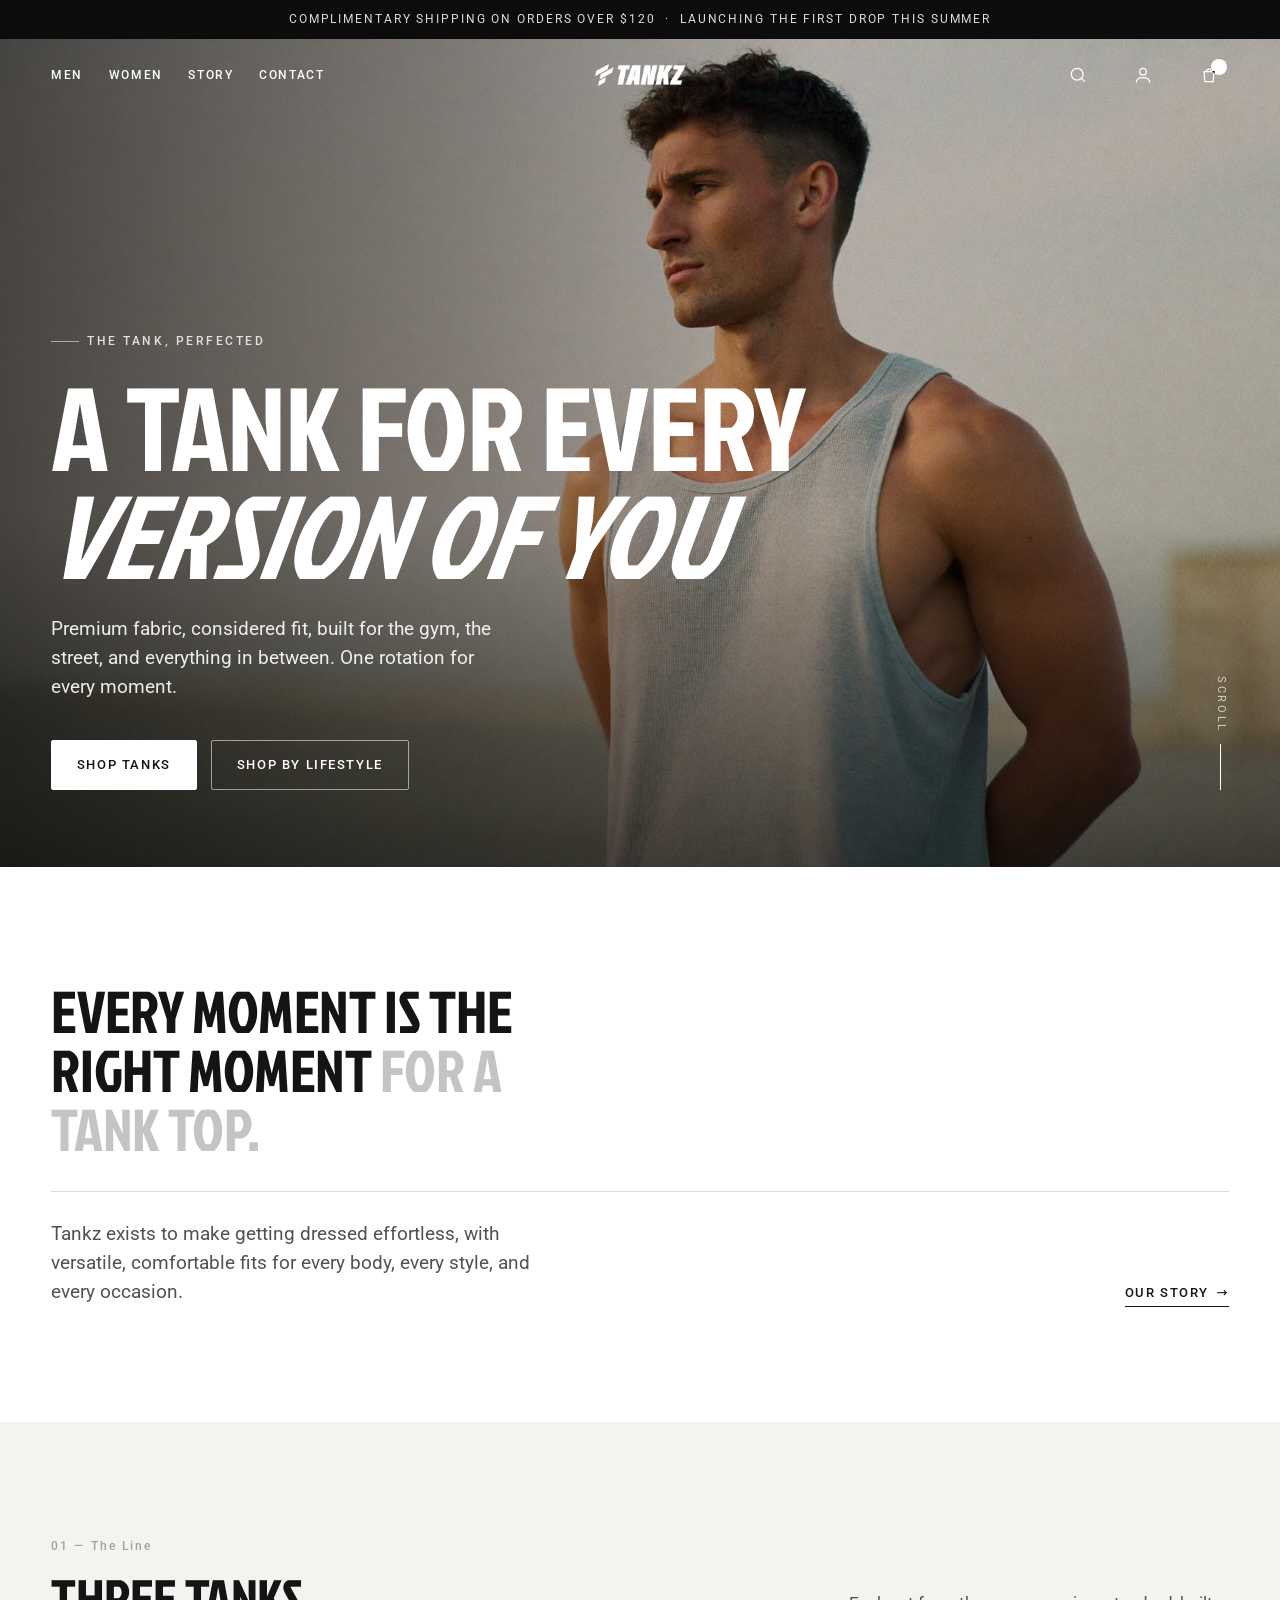
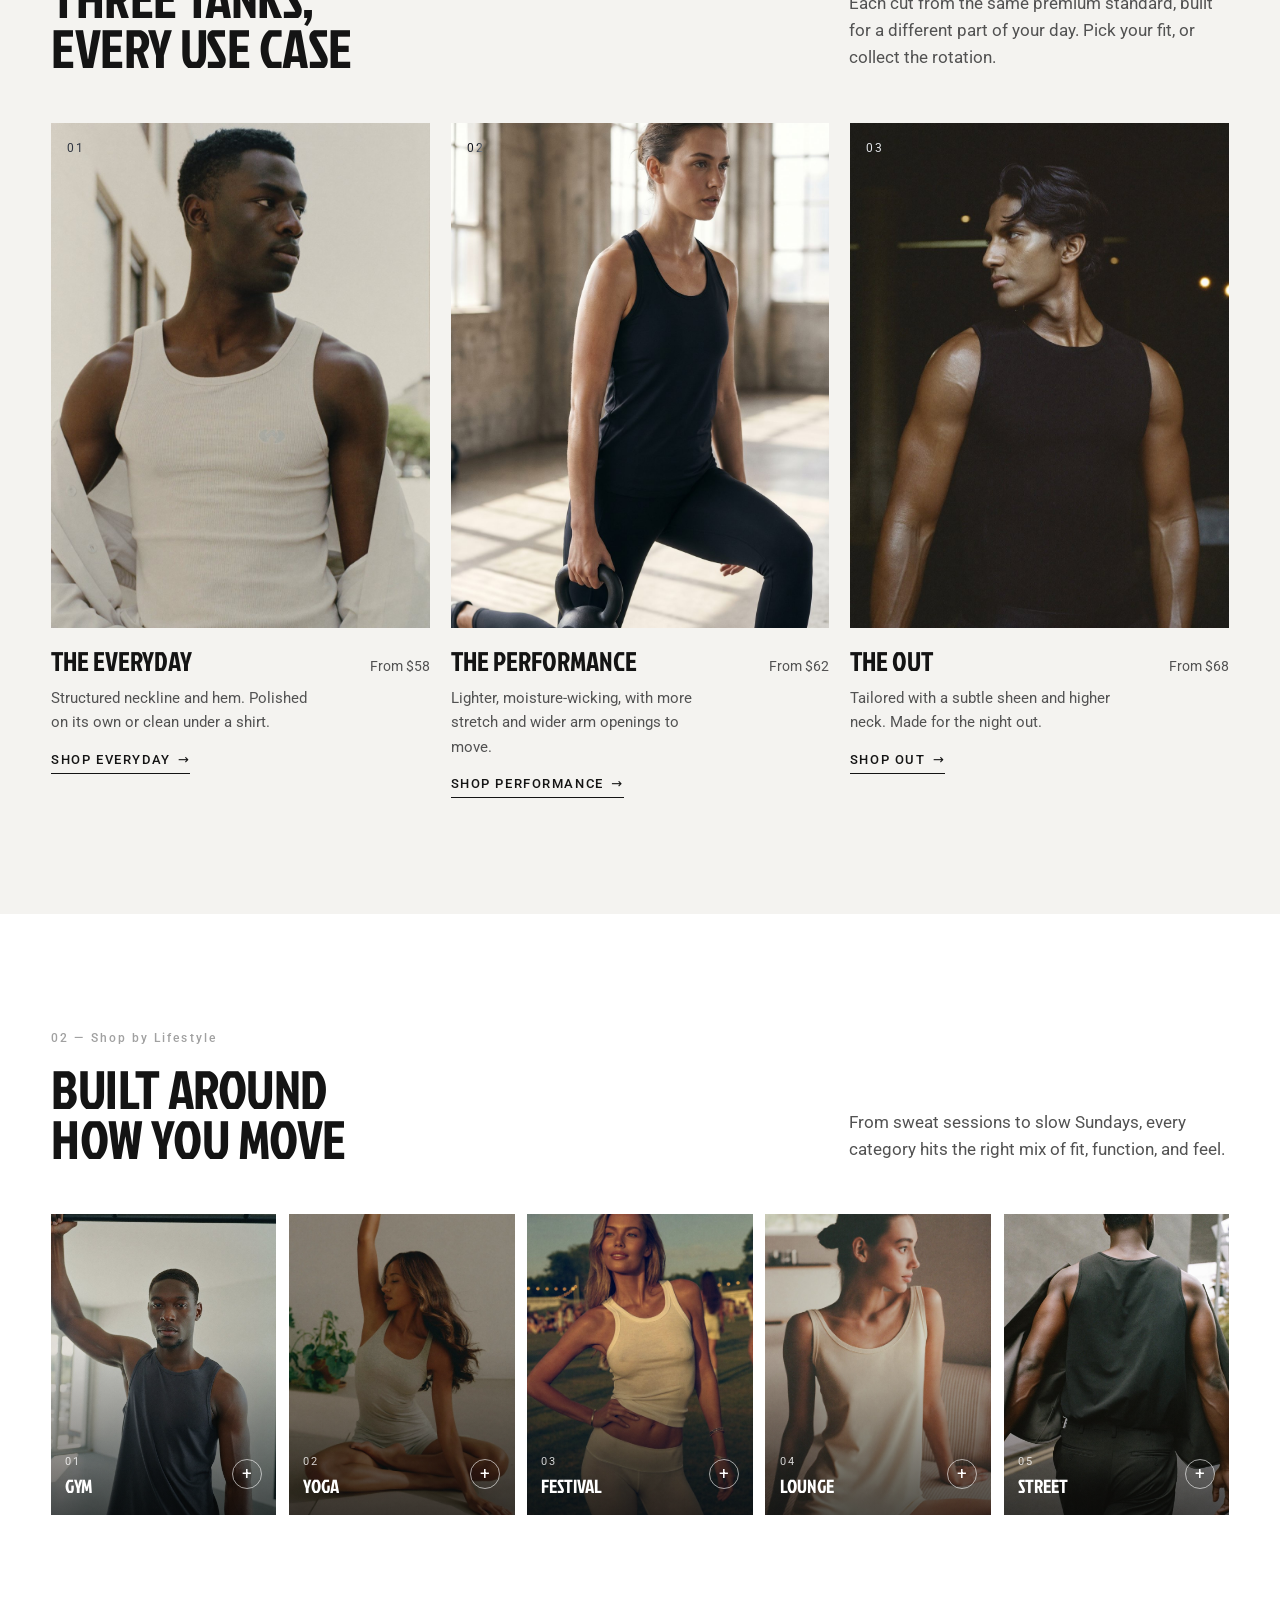
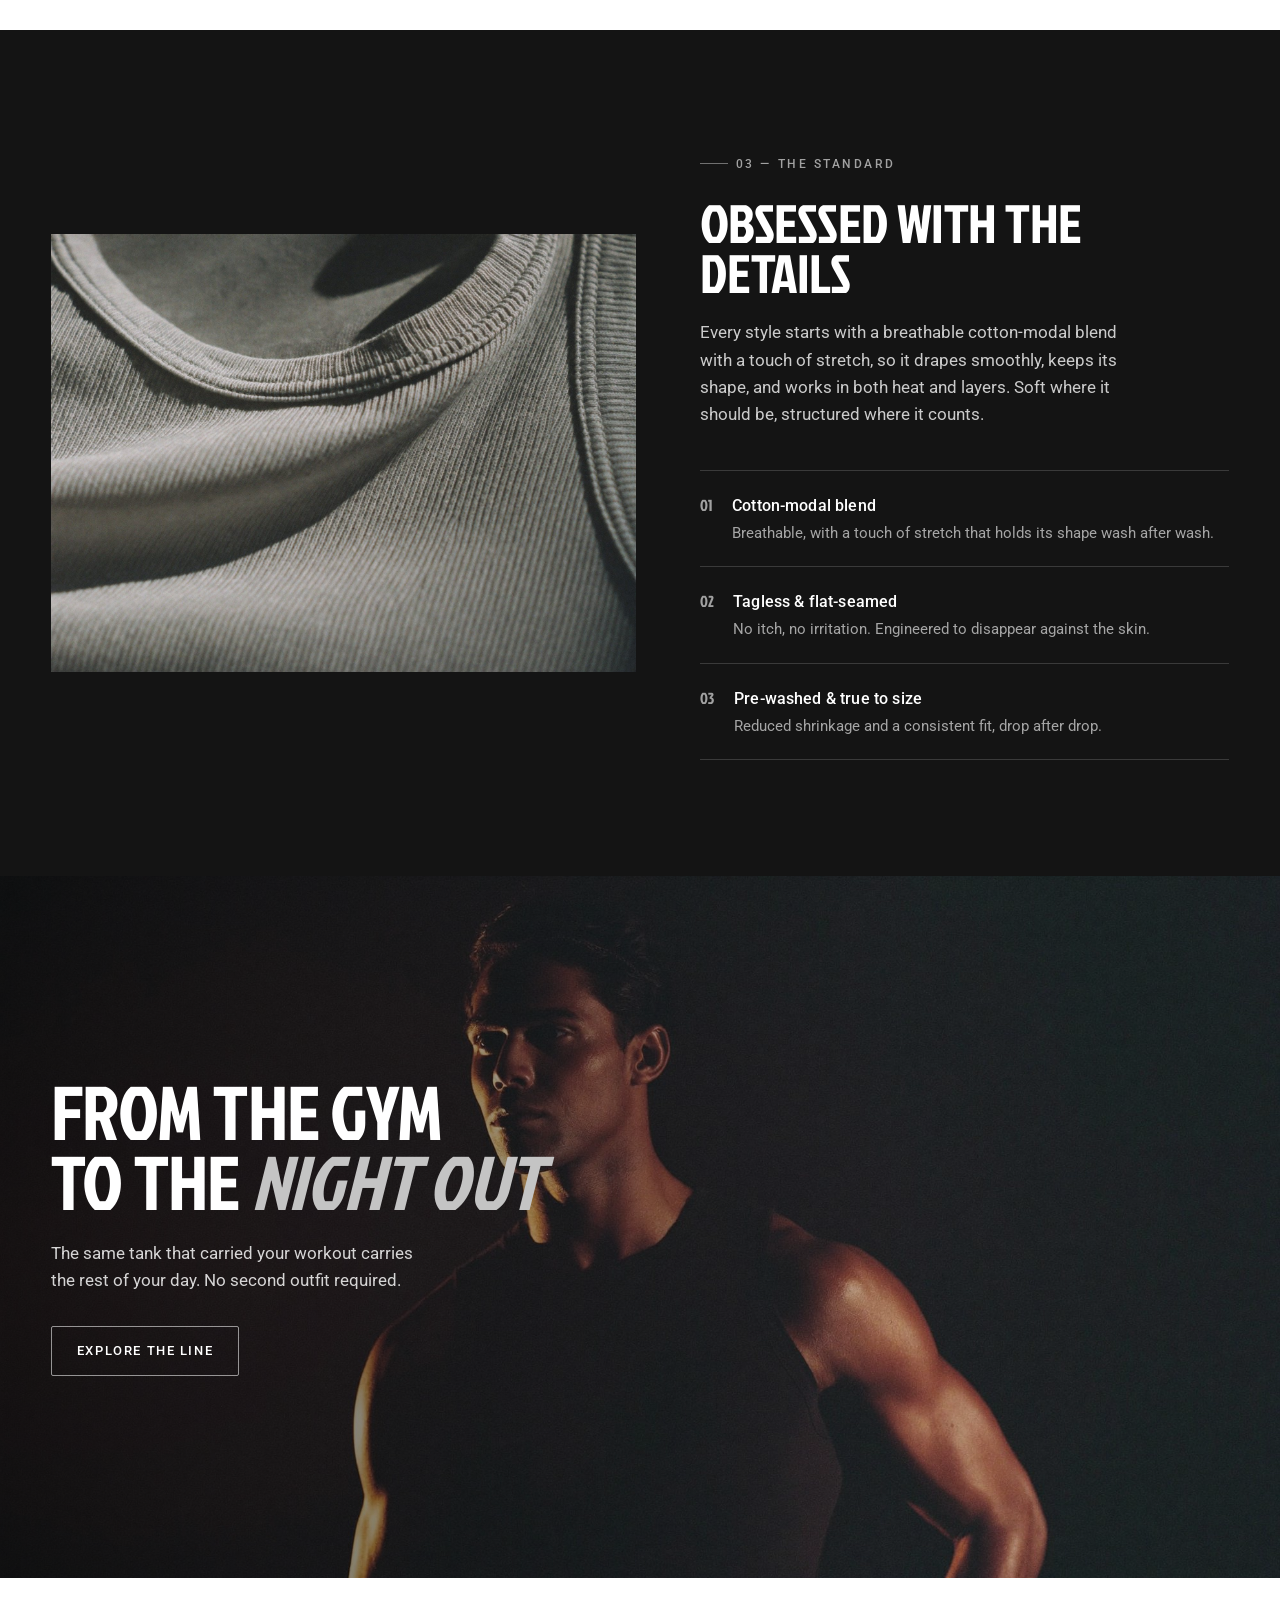
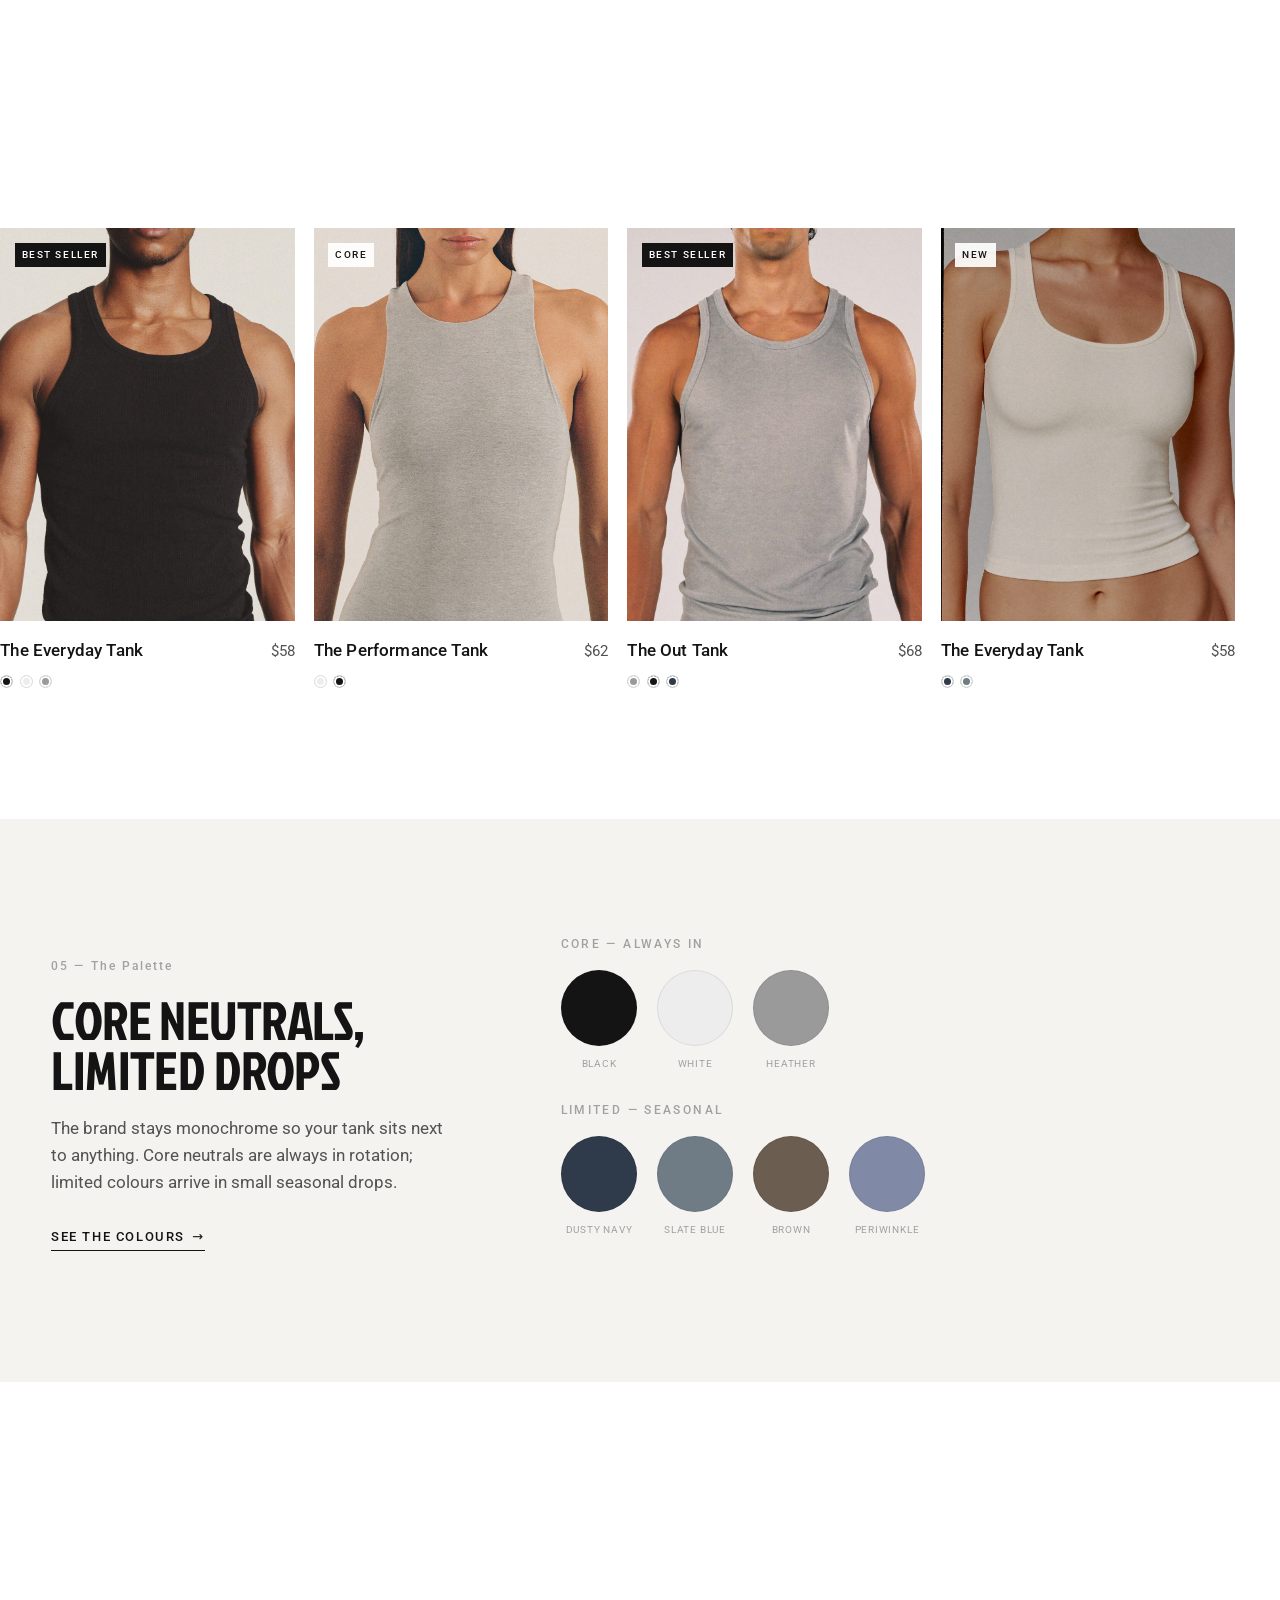
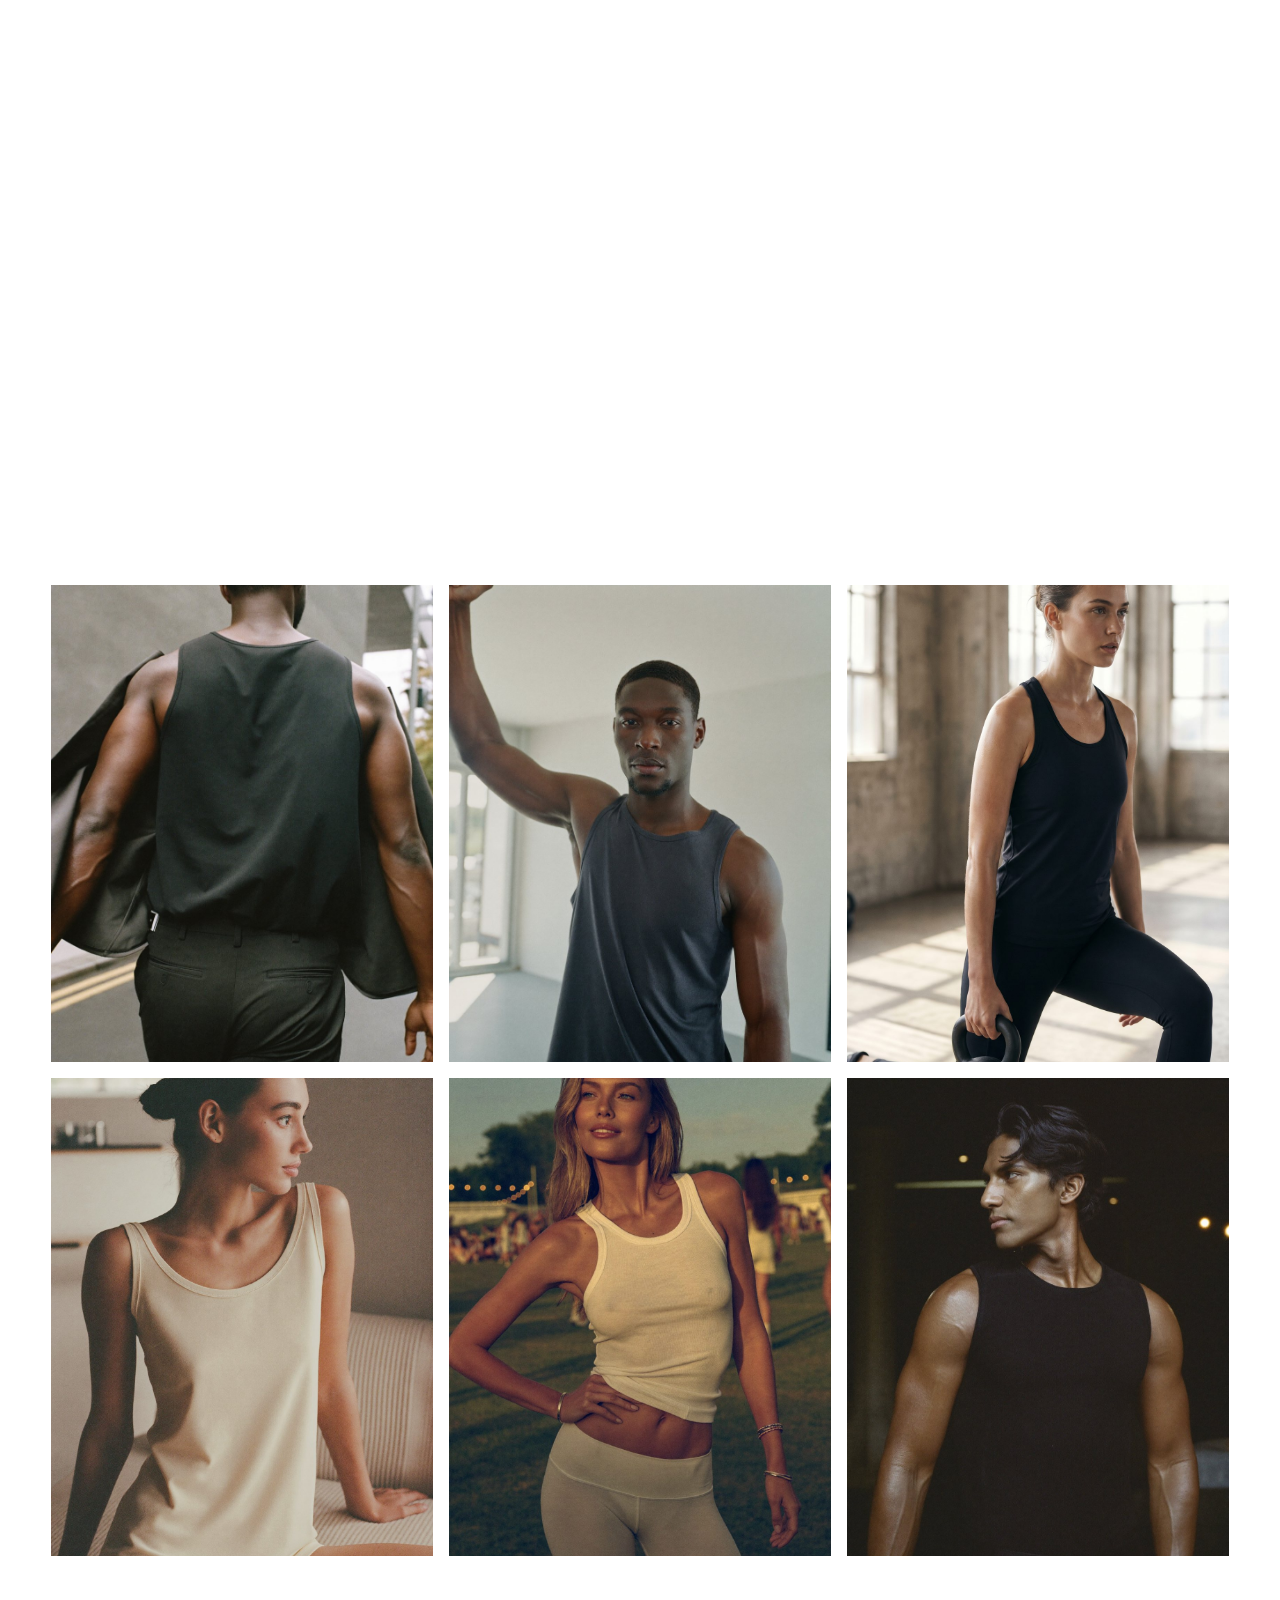
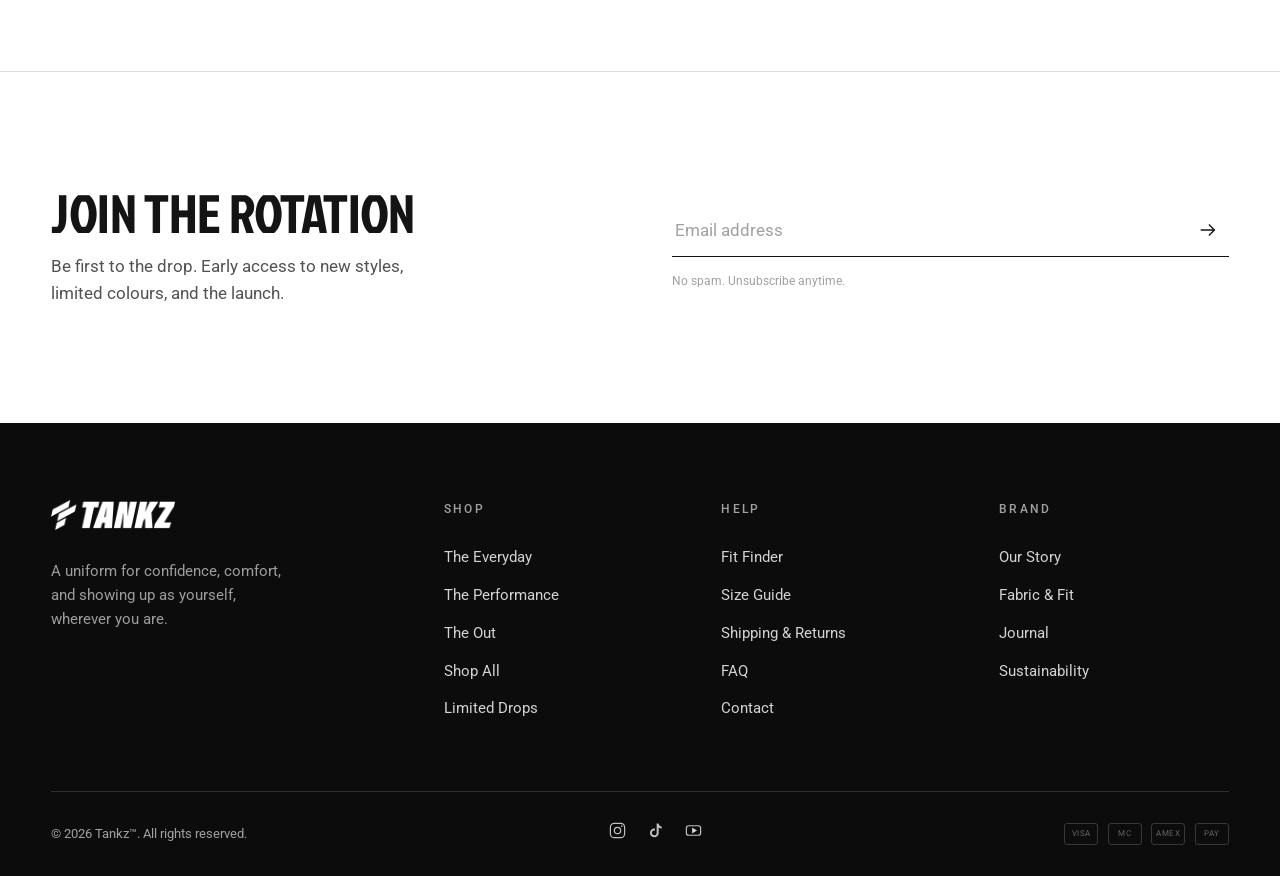
<file: site/index.html>
<!DOCTYPE html>
<html lang="en">
<head>
<meta charset="UTF-8" />
<meta name="viewport" content="width=device-width, initial-scale=1.0" />
<title>TANKZ — A Tank For Every Version Of You</title>
<meta name="description" content="TANKZ is a premium tank-top brand built around fabric, fit and function. Versatile, comfortable tanks for every body, every style, and every occasion." />
<link rel="preconnect" href="https://fonts.googleapis.com" />
<link rel="preconnect" href="https://fonts.gstatic.com" crossorigin />
<link href="https://fonts.googleapis.com/css2?family=Jockey+One&family=Roboto:ital,wght@0,300;0,400;0,500;0,700;1,400&display=swap" rel="stylesheet" />
<link rel="stylesheet" href="assets/css/styles.css" />
</head>
<body>
<a class="skip-link" href="#main">Skip to content</a>

<!-- Announcement -->
<div class="announce" role="status">
  <span>Complimentary shipping on orders over $120 &nbsp;·&nbsp; Launching the first drop this summer</span>
</div>

<!-- Header -->
<header class="site-header" id="header">
  <div class="wrap header-inner">
    <button class="icon-btn hamburger" id="open-menu" aria-label="Open menu">
      <svg viewBox="0 0 24 24" fill="none" stroke="currentColor" stroke-width="1.5"><path d="M4 7h16M4 12h16M4 17h16"/></svg>
    </button>

    <nav class="nav-left" aria-label="Primary">
      <a class="nav-link" href="shop.html?gender=men">Men</a>
      <a class="nav-link" href="shop.html?gender=women">Women</a>
      <a class="nav-link" href="story.html">Story</a>
      <a class="nav-link" href="contact.html">Contact</a>
    </nav>

    <a class="logo" href="#top" aria-label="TANKZ home">
      <img class="logo-img logo-img--light" src="assets/img/logo-white.png" alt="" /><img class="logo-img logo-img--dark" src="assets/img/logo-black.png" alt="" />
    </a>

    <div class="nav-right">
      <button class="icon-btn nav-util" aria-label="Search">
        <svg viewBox="0 0 24 24" fill="none" stroke="currentColor" stroke-width="1.5"><circle cx="11" cy="11" r="7"/><path d="m20 20-3.5-3.5"/></svg>
      </button>
      <button class="icon-btn nav-util" aria-label="Account">
        <svg viewBox="0 0 24 24" fill="none" stroke="currentColor" stroke-width="1.5"><circle cx="12" cy="8" r="4"/><path d="M4 21c0-4 3.5-6 8-6s8 2 8 6"/></svg>
      </button>
      <button class="icon-btn cart-btn" id="open-cart" aria-label="Cart, 0 items">
        <svg viewBox="0 0 24 24" fill="none" stroke="currentColor" stroke-width="1.5"><path d="M6 8h12l-1 12H7L6 8Z"/><path d="M9 8a3 3 0 0 1 6 0"/></svg>
        <span class="cart-count">0</span>
      </button>
    </div>
  </div>
</header>

<main id="main">
<span id="top"></span>

<!-- ===================== HERO ===================== -->
<section class="hero" aria-label="Introduction">
  <div class="hero-media">
    <picture>
      <source media="(max-width: 700px)" srcset="assets/img/hero-mobile.jpg" />
      <img src="assets/img/hero.jpg" alt="Athletic man in a heather-grey tank top standing in soft golden-hour light against a minimal concrete backdrop." fetchpriority="high" />
    </picture>
  </div>
  <div class="hero-inner">
    <p class="eyebrow hero-eyebrow">The Tank, Perfected</p>
    <h1 class="display hero-title">A Tank For Every<span class="accent">Version Of You</span></h1>
    <p class="hero-sub">Premium fabric, considered fit, built for the gym, the street, and everything in between. One rotation for every moment.</p>
    <div class="hero-cta">
      <a class="btn btn--solid-light" href="shop.html">Shop Tanks</a>
      <a class="btn btn--ghost-light" href="#lifestyle">Shop by Lifestyle</a>
    </div>
  </div>
  <div class="hero-scroll" aria-hidden="true"><span>Scroll</span><span class="bar"></span></div>
</section>

<!-- ===================== STATEMENT ===================== -->
<section class="section statement reveal" aria-label="Brand statement">
  <div class="wrap">
    <p class="statement-quote">Every moment is the right moment <span class="muted">for a tank top.</span></p>
    <div class="statement-foot">
      <p class="lead">Tankz exists to make getting dressed effortless, with versatile, comfortable fits for every body, every style, and every occasion.</p>
      <a class="textlink" href="story.html">Our Story <span class="arr" aria-hidden="true">→</span></a>
    </div>
  </div>
</section>

<!-- ===================== STYLES ===================== -->
<section class="section styles" id="styles" aria-labelledby="styles-h">
  <div class="wrap">
    <div class="sec-head reveal">
      <div class="sec-head__title">
        <span class="section-index">01 — The Line</span>
        <h2 class="display" id="styles-h">Three Tanks,<br>Every Use Case</h2>
      </div>
      <p>Each cut from the same premium standard, built for a different part of your day. Pick your fit, or collect the rotation.</p>
    </div>

    <div class="style-grid reveal-stagger">
      <a class="style-card" href="shop.html">
        <div class="style-card__media">
          <span class="style-card__idx">01</span>
          <img src="assets/img/style-everyday.jpg" alt="Man wearing a structured off-white Everyday Tank layered under an open overshirt in a bright city setting." />
        </div>
        <div class="style-card__body">
          <span class="style-card__name">The Everyday</span>
          <span class="style-card__price">From $58</span>
        </div>
        <p class="style-card__desc">Structured neckline and hem. Polished on its own or clean under a shirt.</p>
        <span class="style-card__cta textlink">Shop Everyday <span class="arr" aria-hidden="true">→</span></span>
      </a>

      <a class="style-card" href="shop.html">
        <div class="style-card__media">
          <span class="style-card__idx">02</span>
          <img src="assets/img/w-style-performance.jpg" alt="Athletic woman training in a black Performance Tank in a bright minimal gym." />
        </div>
        <div class="style-card__body">
          <span class="style-card__name">The Performance</span>
          <span class="style-card__price">From $62</span>
        </div>
        <p class="style-card__desc">Lighter, moisture-wicking, with more stretch and wider arm openings to move.</p>
        <span class="style-card__cta textlink">Shop Performance <span class="arr" aria-hidden="true">→</span></span>
      </a>

      <a class="style-card" href="shop.html">
        <div class="style-card__media">
          <span class="style-card__idx">03</span>
          <img src="assets/img/style-out.jpg" alt="Man in a tailored black Out Tank with a subtle sheen in a refined evening setting." />
        </div>
        <div class="style-card__body">
          <span class="style-card__name">The Out</span>
          <span class="style-card__price">From $68</span>
        </div>
        <p class="style-card__desc">Tailored with a subtle sheen and higher neck. Made for the night out.</p>
        <span class="style-card__cta textlink">Shop Out <span class="arr" aria-hidden="true">→</span></span>
      </a>
    </div>
  </div>
</section>

<!-- ===================== LIFESTYLE ===================== -->
<section class="section lifestyle" id="lifestyle" aria-labelledby="life-h">
  <div class="wrap">
    <div class="sec-head reveal">
      <div class="sec-head__title">
        <span class="section-index">02 — Shop by Lifestyle</span>
        <h2 class="display" id="life-h">Built Around<br>How You Move</h2>
      </div>
      <p>From sweat sessions to slow Sundays, every category hits the right mix of fit, function, and feel.</p>
    </div>
  </div>
  <div class="wrap">
    <div class="life-scroller reveal" role="list">
      <a class="life-card" role="listitem" href="#"><img src="assets/img/life-gym.jpg" alt="Man training with a dumbbell in a charcoal tank in a bright gym." /><div class="life-card__body"><span><span class="life-card__num">01</span><br><span class="life-card__name">Gym</span></span><span class="life-card__plus" aria-hidden="true">+</span></div></a>
      <a class="life-card" role="listitem" href="#"><img src="assets/img/w-life-yoga.jpg" alt="Woman holding a calm yoga stretch in a sand-grey tank in a sunlit studio." /><div class="life-card__body"><span><span class="life-card__num">02</span><br><span class="life-card__name">Yoga</span></span><span class="life-card__plus" aria-hidden="true">+</span></div></a>
      <a class="life-card" role="listitem" href="#"><img src="assets/img/w-life-festival.jpg" alt="Woman in a white tank at a warm outdoor festival in golden light." /><div class="life-card__body"><span><span class="life-card__num">03</span><br><span class="life-card__name">Festival</span></span><span class="life-card__plus" aria-hidden="true">+</span></div></a>
      <a class="life-card" role="listitem" href="#"><img src="assets/img/w-life-lounge.jpg" alt="Woman relaxing at home in an oatmeal tank in a warm minimal interior." /><div class="life-card__body"><span><span class="life-card__num">04</span><br><span class="life-card__name">Lounge</span></span><span class="life-card__plus" aria-hidden="true">+</span></div></a>
      <a class="life-card" role="listitem" href="#"><img src="assets/img/life-street.jpg" alt="Man walking a city street in a black tank layered under an open overshirt." /><div class="life-card__body"><span><span class="life-card__num">05</span><br><span class="life-card__name">Street</span></span><span class="life-card__plus" aria-hidden="true">+</span></div></a>
    </div>
  </div>
</section>

<!-- ===================== FABRIC ===================== -->
<section class="section fabric" id="fabric" aria-labelledby="fabric-h">
  <div class="wrap fabric-grid">
    <div class="fabric-media reveal">
      <img src="assets/img/fabric.jpg" alt="Extreme close-up of premium ribbed cotton-modal tank fabric in soft natural light." />
    </div>
    <div class="reveal">
      <p class="eyebrow fabric-eyebrow">03 — The Standard</p>
      <h2 class="display" id="fabric-h">Obsessed With The Details</h2>
      <p class="fabric-lead">Every style starts with a breathable cotton-modal blend with a touch of stretch, so it drapes smoothly, keeps its shape, and works in both heat and layers. Soft where it should be, structured where it counts.</p>
      <div class="spec-list">
        <div class="spec"><span class="spec__n">01</span><span class="spec__t"><strong>Cotton-modal blend</strong><span>Breathable, with a touch of stretch that holds its shape wash after wash.</span></span></div>
        <div class="spec"><span class="spec__n">02</span><span class="spec__t"><strong>Tagless &amp; flat-seamed</strong><span>No itch, no irritation. Engineered to disappear against the skin.</span></span></div>
        <div class="spec"><span class="spec__n">03</span><span class="spec__t"><strong>Pre-washed &amp; true to size</strong><span>Reduced shrinkage and a consistent fit, drop after drop.</span></span></div>
      </div>
    </div>
  </div>
</section>

<!-- ===================== EDITORIAL ===================== -->
<section class="editorial" aria-label="From gym to night out">
  <img src="assets/img/editorial-dark.jpg" alt="Athletic man in a black tank lit by moody low light against a dark background." />
  <div class="editorial-inner">
    <h2 class="display">From The Gym<br>To The <em>Night Out</em></h2>
    <p>The same tank that carried your workout carries the rest of your day. No second outfit required.</p>
    <a class="btn btn--ghost-light" href="shop.html">Explore The Line</a>
  </div>
</section>

<!-- ===================== BEST SELLERS ===================== -->
<section class="section bestsellers" aria-labelledby="best-h">
  <div class="wrap">
    <div class="sec-head reveal">
      <div class="sec-head__title">
        <span class="section-index">04 — The Rotation</span>
        <h2 class="display" id="best-h">Most Wanted</h2>
      </div>
      <a class="textlink" href="shop.html">Shop All <span class="arr" aria-hidden="true">→</span></a>
    </div>
  </div>
  <div class="wrap">
    <div class="rail-scroller reveal" role="list">
      <article class="product-card" role="listitem">
        <div class="product-card__media">
          <span class="product-tag product-tag--ink">Best Seller</span>
          <img src="assets/img/product-black.jpg" alt="The Everyday Tank in black on a neutral studio backdrop." />
          <button class="product-quickadd" type="button">Quick Add</button>
        </div>
        <div class="product-card__body">
          <div class="product-card__row"><span class="product-card__name">The Everyday Tank</span><span class="product-card__price">$58</span></div>
          <div class="swatches" aria-label="3 colours"><span class="swatch-dot" style="background:#141414"></span><span class="swatch-dot" style="background:#ededed"></span><span class="swatch-dot" style="background:#9a9a9a"></span></div>
        </div>
      </article>

      <article class="product-card" role="listitem">
        <div class="product-card__media">
          <span class="product-tag">Core</span>
          <img src="assets/img/w-perf-grey.jpg" alt="The Performance Tank in heather grey on a woman, neutral studio backdrop." />
          <button class="product-quickadd" type="button">Quick Add</button>
        </div>
        <div class="product-card__body">
          <div class="product-card__row"><span class="product-card__name">The Performance Tank</span><span class="product-card__price">$62</span></div>
          <div class="swatches" aria-label="2 colours"><span class="swatch-dot" style="background:#ededed"></span><span class="swatch-dot" style="background:#141414"></span></div>
        </div>
      </article>

      <article class="product-card" role="listitem">
        <div class="product-card__media">
          <span class="product-tag product-tag--ink">Best Seller</span>
          <img src="assets/img/product-grey.jpg" alt="The Out Tank in heather grey on a neutral studio backdrop." />
          <button class="product-quickadd" type="button">Quick Add</button>
        </div>
        <div class="product-card__body">
          <div class="product-card__row"><span class="product-card__name">The Out Tank</span><span class="product-card__price">$68</span></div>
          <div class="swatches" aria-label="3 colours"><span class="swatch-dot" style="background:#9a9a9a"></span><span class="swatch-dot" style="background:#141414"></span><span class="swatch-dot" style="background:#2f3a4a"></span></div>
        </div>
      </article>

      <article class="product-card" role="listitem">
        <div class="product-card__media">
          <span class="product-tag">New</span>
          <img src="assets/img/w-everyday-white.jpg" alt="The Everyday Tank in white on a woman, neutral studio backdrop." />
          <button class="product-quickadd" type="button">Quick Add</button>
        </div>
        <div class="product-card__body">
          <div class="product-card__row"><span class="product-card__name">The Everyday Tank</span><span class="product-card__price">$58</span></div>
          <div class="swatches" aria-label="Limited colour"><span class="swatch-dot" style="background:#2f3a4a"></span><span class="swatch-dot" style="background:#6f7c86"></span></div>
        </div>
      </article>
    </div>
  </div>
</section>

<!-- ===================== COLOUR STORY ===================== -->
<section class="section colour" aria-labelledby="colour-h">
  <div class="wrap colour-grid">
    <div class="reveal">
      <span class="section-index">05 — The Palette</span>
      <h2 class="display" id="colour-h" style="margin-top:1rem">Core Neutrals,<br>Limited Drops</h2>
      <p>The brand stays monochrome so your tank sits next to anything. Core neutrals are always in rotation; limited colours arrive in small seasonal drops.</p>
      <a class="textlink" href="shop.html">See the colours <span class="arr" aria-hidden="true">→</span></a>
    </div>
    <div class="colour-media reveal-stagger">
      <div class="palette-group">
        <h3>Core — Always In</h3>
        <div class="palette-row">
          <span class="chip"><span style="background:#141414"></span><span>Black</span></span>
          <span class="chip"><span style="background:#ededed"></span><span>White</span></span>
          <span class="chip"><span style="background:#9a9a9a"></span><span>Heather</span></span>
        </div>
      </div>
      <div class="palette-group">
        <h3>Limited — Seasonal</h3>
        <div class="palette-row">
          <span class="chip"><span style="background:#2f3a4a"></span><span>Dusty Navy</span></span>
          <span class="chip"><span style="background:#6f7c86"></span><span>Slate Blue</span></span>
          <span class="chip"><span style="background:#6b5d4f"></span><span>Brown</span></span>
          <span class="chip"><span style="background:#8089a6"></span><span>Periwinkle</span></span>
        </div>
      </div>
    </div>
  </div>
</section>

<!-- ===================== FIT FINDER ===================== -->
<section class="section fitfinder reveal" aria-labelledby="fit-h">
  <div class="wrap">
    <span class="eyebrow eyebrow--center" style="color:var(--grey)">The Right Fit, First Try</span>
    <p class="big" id="fit-h">Find Your Fit In <em>30 Seconds</em></p>
    <p>Answer three quick questions and we'll match you to the right size across every style. No guesswork, fewer returns.</p>
    <a class="btn btn--solid-light" href="#">Start the Fit Finder</a>
  </div>
</section>

<!-- ===================== COMMUNITY ===================== -->
<section class="section community" aria-labelledby="comm-h">
  <div class="wrap">
    <div class="sec-head reveal">
      <div class="sec-head__title">
        <span class="section-index">06 — In The Wild</span>
        <h2 class="display" id="comm-h">@Tankz</h2>
      </div>
      <p>Tag <strong>@tankz</strong> to be featured. Real people, real rotations.</p>
    </div>
    <div class="community-grid reveal-stagger">
      <a href="#" aria-label="Community photo"><span class="comm-tag">@marcus_r</span><img src="assets/img/life-street.jpg" alt="Street style tank look shared by the Tankz community." /></a>
      <a href="#" aria-label="Community photo"><span class="comm-tag">@deltatraining</span><img src="assets/img/life-gym.jpg" alt="Gym training tank look shared by the Tankz community." /></a>
      <a href="#" aria-label="Community photo"><span class="comm-tag">@maya.k</span><img src="assets/img/w-style-performance.jpg" alt="Training tank look shared by the Tankz community." /></a>
      <a href="#" aria-label="Community photo"><span class="comm-tag">@offduty</span><img src="assets/img/w-life-lounge.jpg" alt="Lounge tank look shared by the Tankz community." /></a>
      <a href="#" aria-label="Community photo"><span class="comm-tag">@sunset.sets</span><img src="assets/img/w-life-festival.jpg" alt="Festival tank look shared by the Tankz community." /></a>
      <a href="#" aria-label="Community photo"><span class="comm-tag">@nightmoves</span><img src="assets/img/style-out.jpg" alt="Night-out tank look shared by the Tankz community." /></a>
    </div>
  </div>
</section>

<!-- ===================== NEWSLETTER ===================== -->
<section class="section newsletter" id="story" aria-labelledby="news-h">
  <div class="wrap news-grid">
    <div class="news reveal">
      <h2 class="display" id="news-h">Join The Rotation</h2>
      <p>Be first to the drop. Early access to new styles, limited colours, and the launch.</p>
    </div>
    <form class="news-form reveal" id="news-form" novalidate>
      <div class="field">
        <input type="email" id="news-email" name="email" placeholder="Email address" aria-label="Email address" required />
        <button type="submit" aria-label="Subscribe">
          <svg viewBox="0 0 24 24" fill="none" stroke="currentColor" stroke-width="1.5"><path d="M4 12h15M13 6l6 6-6 6"/></svg>
        </button>
      </div>
      <p class="news-fine" id="news-msg">No spam. Unsubscribe anytime.</p>
    </form>
  </div>
</section>

</main>

<!-- ===================== FOOTER ===================== -->
<footer class="site-footer">
  <div class="wrap">
    <div class="footer-top">
      <div class="footer-brand">
        <a class="logo" href="#top" aria-label="TANKZ home" style="color:#fff">
          <img class="logo-img logo-img--light" src="assets/img/logo-white.png" alt="" /><img class="logo-img logo-img--dark" src="assets/img/logo-black.png" alt="" />
        </a>
        <p>A uniform for confidence, comfort, and showing up as yourself, wherever you are.</p>
      </div>
      <div class="footer-col">
        <h4>Shop</h4>
        <a href="shop.html">The Everyday</a><a href="shop.html">The Performance</a><a href="shop.html">The Out</a><a href="shop.html">Shop All</a><a href="shop.html">Limited Drops</a>
      </div>
      <div class="footer-col">
        <h4>Help</h4>
        <a href="#">Fit Finder</a><a href="#">Size Guide</a><a href="#">Shipping &amp; Returns</a><a href="#">FAQ</a><a href="contact.html">Contact</a>
      </div>
      <div class="footer-col">
        <h4>Brand</h4>
        <a href="story.html">Our Story</a><a href="#fabric">Fabric &amp; Fit</a><a href="#">Journal</a><a href="#">Sustainability</a>
      </div>
    </div>
    <div class="footer-bottom">
      <span>© 2026 Tankz™. All rights reserved.</span>
      <div class="footer-social">
        <a href="#" aria-label="Instagram"><svg viewBox="0 0 24 24" fill="none" stroke="currentColor" stroke-width="1.5"><rect x="3" y="3" width="18" height="18" rx="5"/><circle cx="12" cy="12" r="4"/><circle cx="17.5" cy="6.5" r="1" fill="currentColor" stroke="none"/></svg></a>
        <a href="#" aria-label="TikTok"><svg viewBox="0 0 24 24" fill="currentColor"><path d="M16 3c.3 2.1 1.6 3.7 3.7 4v2.4c-1.4 0-2.7-.4-3.7-1.1V15a5.5 5.5 0 1 1-5.5-5.5c.3 0 .6 0 .9.1v2.5a3 3 0 1 0 2.1 2.9V3H16Z"/></svg></a>
        <a href="#" aria-label="YouTube"><svg viewBox="0 0 24 24" fill="none" stroke="currentColor" stroke-width="1.5"><rect x="3" y="6" width="18" height="12" rx="3"/><path d="M11 9.5v5l4-2.5-4-2.5Z" fill="currentColor"/></svg></a>
      </div>
      <div class="footer-pay" aria-label="Accepted payments">
        <span>VISA</span><span>MC</span><span>AMEX</span><span>PAY</span>
      </div>
    </div>
  </div>
</footer>

<!-- ===================== OVERLAYS ===================== -->
<div class="scrim" id="scrim"></div>

<aside class="drawer" id="cart-drawer" aria-label="Shopping cart" aria-hidden="true">
  <div class="drawer-head">
    <h3>Your Cart</h3>
    <button class="icon-btn" id="close-cart" aria-label="Close cart"><svg viewBox="0 0 24 24" fill="none" stroke="currentColor" stroke-width="1.5"><path d="M6 6l12 12M18 6 6 18"/></svg></button>
  </div>
  <div class="drawer-body">
    <div class="cart-empty">
      <svg viewBox="0 0 24 24" fill="none" stroke="currentColor" stroke-width="1.2"><path d="M6 8h12l-1 12H7L6 8Z"/><path d="M9 8a3 3 0 0 1 6 0"/></svg>
      <div>
        <p style="font-weight:500;color:var(--ink)">Your cart is empty</p>
        <p style="font-size:0.9rem;margin-top:0.3rem">Every rotation starts with one.</p>
      </div>
      <a class="btn btn--outline" href="#styles" id="cart-shop">Shop Tanks</a>
    </div>
  </div>
  <div class="drawer-foot">
    <button class="btn btn--ink" style="width:100%" disabled>Checkout</button>
  </div>
</aside>

<nav class="mobile-menu" id="mobile-menu" aria-label="Mobile" aria-hidden="true">
  <div class="mobile-menu__head">
    <img class="logo-img logo-img--mobile" src="assets/img/logo-black.png" alt="TANKZ" />
    <button class="icon-btn" id="close-menu" aria-label="Close menu"><svg viewBox="0 0 24 24" fill="none" stroke="currentColor" stroke-width="1.5"><path d="M6 6l12 12M18 6 6 18"/></svg></button>
  </div>
  <div class="mobile-nav">
    <a href="shop.html?gender=men">Men <span aria-hidden="true">→</span></a>
    <a href="shop.html?gender=women">Women <span aria-hidden="true">→</span></a>
    <a href="story.html">Story <span aria-hidden="true">→</span></a>
    <a href="contact.html">Contact <span aria-hidden="true">→</span></a>
  </div>
  <div class="mobile-foot">
    <a href="#">Account</a><a href="#">Fit Finder</a><a href="contact.html">Contact</a>
  </div>
</nav>

<script src="assets/js/main.js"></script>
</body>
</html>
</file>
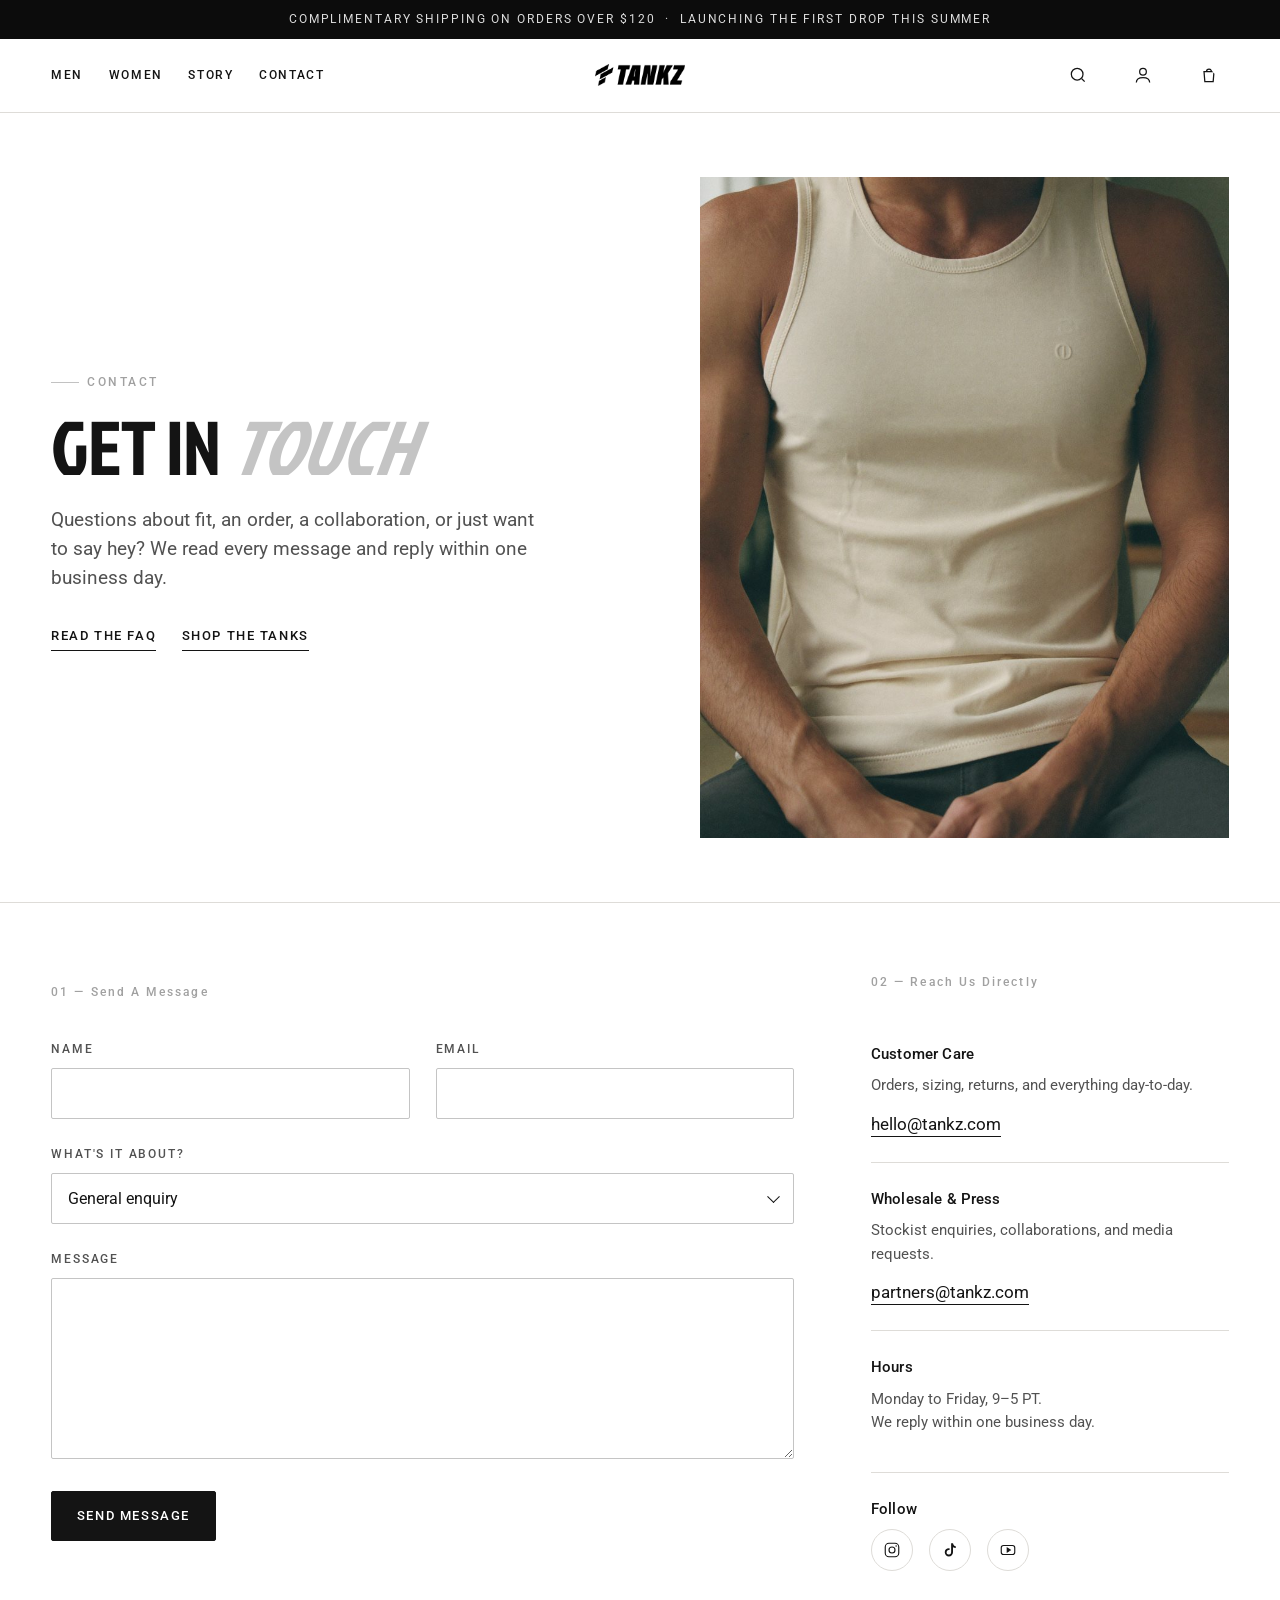
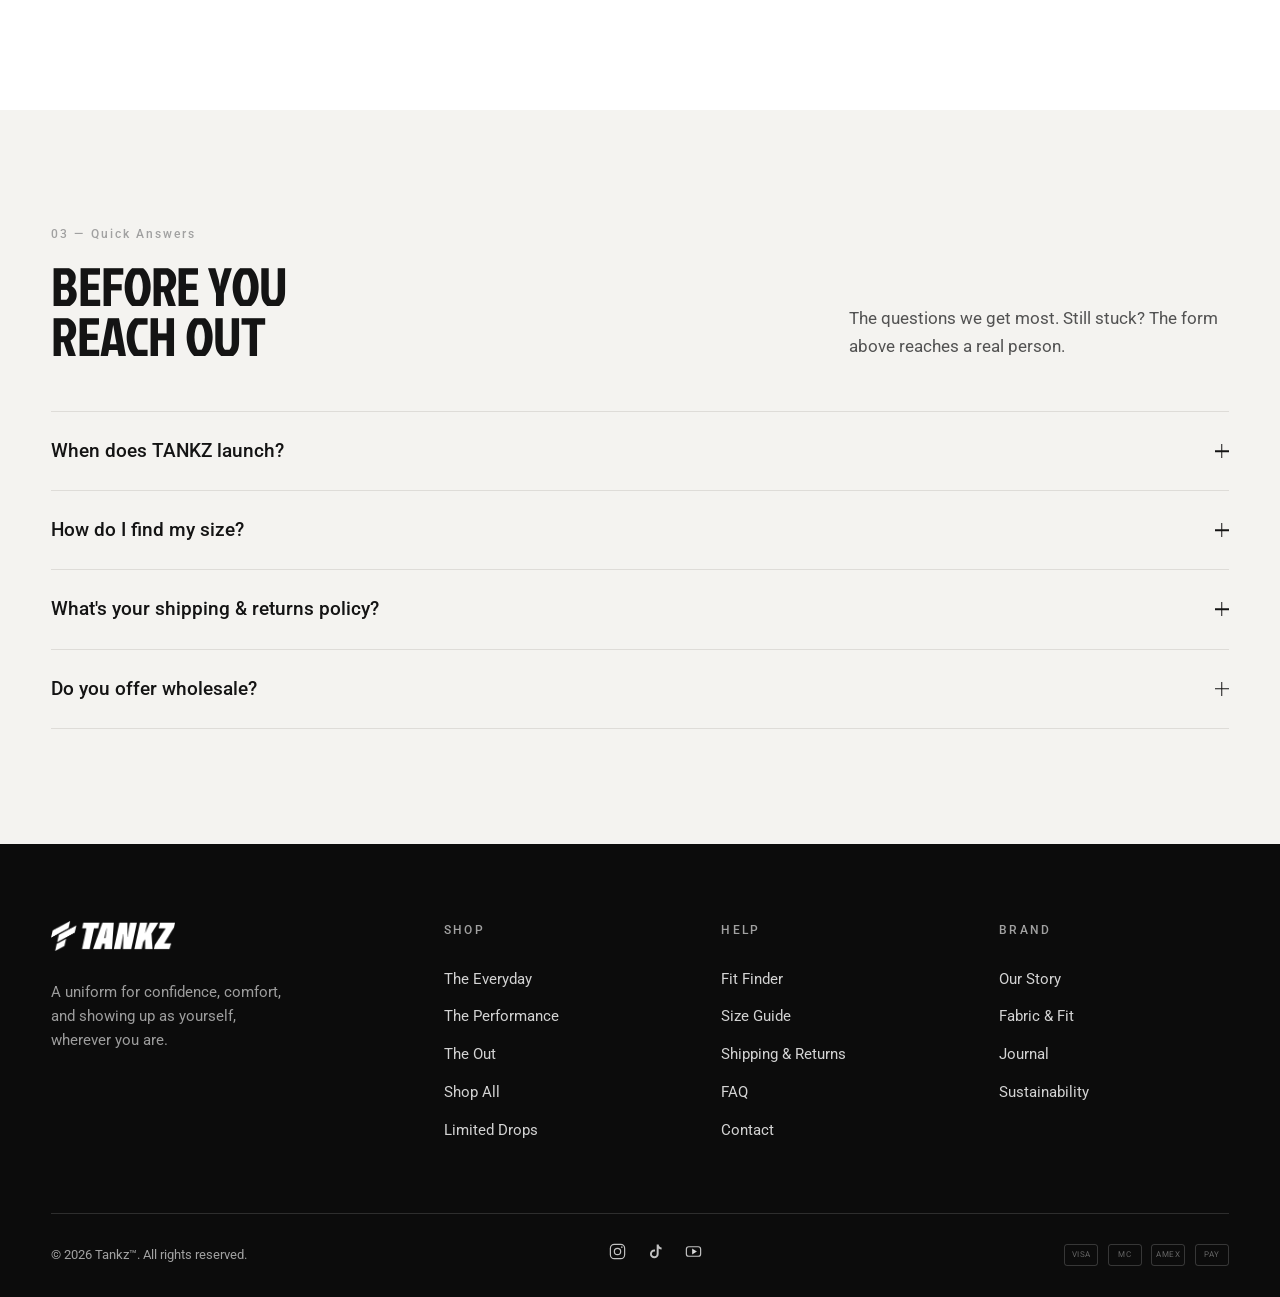
<file: site/contact.html>
<!DOCTYPE html>
<html lang="en">
<head>
<meta charset="UTF-8" />
<meta name="viewport" content="width=device-width, initial-scale=1.0" />
<title>Contact — TANKZ</title>
<meta name="description" content="Questions about fit, an order, wholesale, or press? Get in touch with the TANKZ team. We reply within one business day." />
<link rel="preconnect" href="https://fonts.googleapis.com" />
<link rel="preconnect" href="https://fonts.gstatic.com" crossorigin />
<link href="https://fonts.googleapis.com/css2?family=Jockey+One&family=Roboto:ital,wght@0,300;0,400;0,500;0,700;1,400&display=swap" rel="stylesheet" />
<link rel="stylesheet" href="assets/css/styles.css" />
<link rel="stylesheet" href="assets/css/contact.css" />
</head>
<body>
<a class="skip-link" href="#main">Skip to content</a>

<!-- Announcement -->
<div class="announce" role="status">
  <span>Complimentary shipping on orders over $120 &nbsp;·&nbsp; Launching the first drop this summer</span>
</div>

<!-- Header -->
<header class="site-header is-solid" id="header" data-solid="always">
  <div class="wrap header-inner">
    <button class="icon-btn hamburger" id="open-menu" aria-label="Open menu">
      <svg viewBox="0 0 24 24" fill="none" stroke="currentColor" stroke-width="1.5"><path d="M4 7h16M4 12h16M4 17h16"/></svg>
    </button>
    <nav class="nav-left" aria-label="Primary">
      <a class="nav-link" href="shop.html?gender=men">Men</a>
      <a class="nav-link" href="shop.html?gender=women">Women</a>
      <a class="nav-link" href="story.html">Story</a>
      <a class="nav-link" href="contact.html" aria-current="page">Contact</a>
    </nav>
    <a class="logo" href="index.html" aria-label="TANKZ home">
      <img class="logo-img logo-img--light" src="assets/img/logo-white.png" alt="" /><img class="logo-img logo-img--dark" src="assets/img/logo-black.png" alt="" />
    </a>
    <div class="nav-right">
      <button class="icon-btn nav-util" aria-label="Search"><svg viewBox="0 0 24 24" fill="none" stroke="currentColor" stroke-width="1.5"><circle cx="11" cy="11" r="7"/><path d="m20 20-3.5-3.5"/></svg></button>
      <button class="icon-btn nav-util" aria-label="Account"><svg viewBox="0 0 24 24" fill="none" stroke="currentColor" stroke-width="1.5"><circle cx="12" cy="8" r="4"/><path d="M4 21c0-4 3.5-6 8-6s8 2 8 6"/></svg></button>
      <button class="icon-btn cart-btn" id="open-cart" aria-label="Cart, 0 items">
        <svg viewBox="0 0 24 24" fill="none" stroke="currentColor" stroke-width="1.5"><path d="M6 8h12l-1 12H7L6 8Z"/><path d="M9 8a3 3 0 0 1 6 0"/></svg>
        <span class="cart-count">0</span>
      </button>
    </div>
  </div>
</header>

<main id="main" class="page">

<!-- ===================== CONTACT HERO ===================== -->
<section class="contact-hero">
  <div class="wrap contact-hero__grid">
    <div class="contact-hero__text reveal">
      <p class="eyebrow">Contact</p>
      <h1 class="display contact-hero__title">Get In <em>Touch</em></h1>
      <p class="contact-hero__lead">Questions about fit, an order, a collaboration, or just want to say hey? We read every message and reply within one business day.</p>
      <div class="contact-hero__quick">
        <a href="#contact-faq">Read the FAQ</a>
        <a href="shop.html">Shop the tanks</a>
      </div>
    </div>
    <div class="contact-hero__media reveal">
      <img src="assets/img/life-lounge.jpg" alt="A man relaxing in an oatmeal tank in a warm, minimal interior." />
    </div>
  </div>
</section>

<!-- ===================== FORM + DETAILS ===================== -->
<section class="section contact-main">
  <div class="wrap contact-grid">

    <!-- Form -->
    <div class="contact-form-wrap reveal">
      <h2 class="contact-col-h"><span class="section-index">01 — Send A Message</span></h2>
      <form class="contact-form" id="contact-form" novalidate>
        <div class="cf-row">
          <div class="cf-field">
            <label for="cf-name">Name</label>
            <input id="cf-name" name="name" type="text" autocomplete="name" required />
          </div>
          <div class="cf-field">
            <label for="cf-email">Email</label>
            <input id="cf-email" name="email" type="email" autocomplete="email" required />
          </div>
        </div>
        <div class="cf-field">
          <label for="cf-topic">What's it about?</label>
          <div class="cf-select">
            <select id="cf-topic" name="topic">
              <option>General enquiry</option>
              <option>Order &amp; shipping</option>
              <option>Returns &amp; exchanges</option>
              <option>Sizing &amp; fit</option>
              <option>Wholesale &amp; partnerships</option>
              <option>Press &amp; media</option>
            </select>
            <span class="cf-select__ico" aria-hidden="true"></span>
          </div>
        </div>
        <div class="cf-field">
          <label for="cf-msg">Message</label>
          <textarea id="cf-msg" name="message" rows="6" required></textarea>
        </div>
        <p class="cf-status" id="cf-status" role="status" aria-live="polite"></p>
        <button class="btn btn--ink cf-submit" type="submit">Send Message</button>
      </form>
    </div>

    <!-- Details -->
    <aside class="contact-aside reveal">
      <div class="contact-block">
        <span class="section-index">02 — Reach Us Directly</span>
      </div>
      <div class="contact-block">
        <h3 class="contact-block__h">Customer Care</h3>
        <p class="contact-block__p">Orders, sizing, returns, and everything day-to-day.</p>
        <a class="contact-link" href="mailto:hello@tankz.com">hello@tankz.com</a>
      </div>
      <div class="contact-block">
        <h3 class="contact-block__h">Wholesale &amp; Press</h3>
        <p class="contact-block__p">Stockist enquiries, collaborations, and media requests.</p>
        <a class="contact-link" href="mailto:partners@tankz.com">partners@tankz.com</a>
      </div>
      <div class="contact-block">
        <h3 class="contact-block__h">Hours</h3>
        <p class="contact-block__p">Monday to Friday, 9–5 PT.<br />We reply within one business day.</p>
      </div>
      <div class="contact-block">
        <h3 class="contact-block__h">Follow</h3>
        <div class="contact-social">
          <a href="#" aria-label="Instagram"><svg viewBox="0 0 24 24" fill="none" stroke="currentColor" stroke-width="1.5"><rect x="3" y="3" width="18" height="18" rx="5"/><circle cx="12" cy="12" r="4"/><circle cx="17.5" cy="6.5" r="1" fill="currentColor" stroke="none"/></svg></a>
          <a href="#" aria-label="TikTok"><svg viewBox="0 0 24 24" fill="currentColor"><path d="M16 3c.3 2.1 1.6 3.7 3.7 4v2.4c-1.4 0-2.7-.4-3.7-1.1V15a5.5 5.5 0 1 1-5.5-5.5c.3 0 .6 0 .9.1v2.5a3 3 0 1 0 2.1 2.9V3H16Z"/></svg></a>
          <a href="#" aria-label="YouTube"><svg viewBox="0 0 24 24" fill="none" stroke="currentColor" stroke-width="1.5"><rect x="3" y="6" width="18" height="12" rx="3"/><path d="M11 9.5v5l4-2.5-4-2.5Z" fill="currentColor"/></svg></a>
        </div>
      </div>
    </aside>
  </div>
</section>

<!-- ===================== FAQ ===================== -->
<section class="section contact-faq" id="contact-faq">
  <div class="wrap">
    <div class="sec-head reveal">
      <div class="sec-head__title">
        <span class="section-index">03 — Quick Answers</span>
        <h2 class="display">Before You<br>Reach Out</h2>
      </div>
      <p>The questions we get most. Still stuck? The form above reaches a real person.</p>
    </div>
    <div class="acc reveal">
      <div class="acc-item">
        <button class="acc-trigger" aria-expanded="false">When does TANKZ launch? <span class="acc-ico" aria-hidden="true"></span></button>
        <div class="acc-panel"><div class="acc-panel__in"><p>The first drop lands this summer. Join the list from any page footer and you'll be first to know, with early access to limited colours.</p></div></div>
      </div>
      <div class="acc-item">
        <button class="acc-trigger" aria-expanded="false">How do I find my size? <span class="acc-ico" aria-hidden="true"></span></button>
        <div class="acc-panel"><div class="acc-panel__in"><p>Every tank is cut true to size for a relaxed slim fit. If you're between sizes or want help, message us with your height, weight, and how you like things to fit and we'll point you to the right one.</p></div></div>
      </div>
      <div class="acc-item">
        <button class="acc-trigger" aria-expanded="false">What's your shipping &amp; returns policy? <span class="acc-ico" aria-hidden="true"></span></button>
        <div class="acc-panel"><div class="acc-panel__in"><p>Shipping is complimentary on orders over $120. Unworn pieces can be returned or exchanged within 30 days of delivery. Reach out and we'll set it up for you.</p></div></div>
      </div>
      <div class="acc-item">
        <button class="acc-trigger" aria-expanded="false">Do you offer wholesale? <span class="acc-ico" aria-hidden="true"></span></button>
        <div class="acc-panel"><div class="acc-panel__in"><p>Yes. For stockist enquiries and partnerships, email <a href="mailto:partners@tankz.com">partners@tankz.com</a> with a little about your store and we'll take it from there.</p></div></div>
      </div>
    </div>
  </div>
</section>

</main>

<!-- ===================== FOOTER ===================== -->
<footer class="site-footer">
  <div class="wrap">
    <div class="footer-top">
      <div class="footer-brand">
        <a class="logo" href="index.html" aria-label="TANKZ home" style="color:#fff">
          <img class="logo-img logo-img--light" src="assets/img/logo-white.png" alt="" /><img class="logo-img logo-img--dark" src="assets/img/logo-black.png" alt="" />
        </a>
        <p>A uniform for confidence, comfort, and showing up as yourself, wherever you are.</p>
      </div>
      <div class="footer-col">
        <h4>Shop</h4>
        <a href="shop.html">The Everyday</a><a href="shop.html">The Performance</a><a href="shop.html">The Out</a><a href="shop.html">Shop All</a><a href="shop.html">Limited Drops</a>
      </div>
      <div class="footer-col">
        <h4>Help</h4>
        <a href="#">Fit Finder</a><a href="#">Size Guide</a><a href="#">Shipping &amp; Returns</a><a href="#">FAQ</a><a href="contact.html">Contact</a>
      </div>
      <div class="footer-col">
        <h4>Brand</h4>
        <a href="story.html">Our Story</a><a href="index.html#fabric">Fabric &amp; Fit</a><a href="#">Journal</a><a href="#">Sustainability</a>
      </div>
    </div>
    <div class="footer-bottom">
      <span>© 2026 Tankz™. All rights reserved.</span>
      <div class="footer-social">
        <a href="#" aria-label="Instagram"><svg viewBox="0 0 24 24" fill="none" stroke="currentColor" stroke-width="1.5"><rect x="3" y="3" width="18" height="18" rx="5"/><circle cx="12" cy="12" r="4"/><circle cx="17.5" cy="6.5" r="1" fill="currentColor" stroke="none"/></svg></a>
        <a href="#" aria-label="TikTok"><svg viewBox="0 0 24 24" fill="currentColor"><path d="M16 3c.3 2.1 1.6 3.7 3.7 4v2.4c-1.4 0-2.7-.4-3.7-1.1V15a5.5 5.5 0 1 1-5.5-5.5c.3 0 .6 0 .9.1v2.5a3 3 0 1 0 2.1 2.9V3H16Z"/></svg></a>
        <a href="#" aria-label="YouTube"><svg viewBox="0 0 24 24" fill="none" stroke="currentColor" stroke-width="1.5"><rect x="3" y="6" width="18" height="12" rx="3"/><path d="M11 9.5v5l4-2.5-4-2.5Z" fill="currentColor"/></svg></a>
      </div>
      <div class="footer-pay" aria-label="Accepted payments"><span>VISA</span><span>MC</span><span>AMEX</span><span>PAY</span></div>
    </div>
  </div>
</footer>

<!-- ===================== OVERLAYS ===================== -->
<div class="scrim" id="scrim"></div>

<aside class="drawer" id="cart-drawer" aria-label="Shopping cart" aria-hidden="true">
  <div class="drawer-head">
    <h3>Your Cart</h3>
    <button class="icon-btn" id="close-cart" aria-label="Close cart"><svg viewBox="0 0 24 24" fill="none" stroke="currentColor" stroke-width="1.5"><path d="M6 6l12 12M18 6 6 18"/></svg></button>
  </div>
  <div class="drawer-body">
    <div class="cart-empty">
      <svg viewBox="0 0 24 24" fill="none" stroke="currentColor" stroke-width="1.2"><path d="M6 8h12l-1 12H7L6 8Z"/><path d="M9 8a3 3 0 0 1 6 0"/></svg>
      <div>
        <p style="font-weight:500;color:var(--ink)">Your cart is empty</p>
        <p style="font-size:0.9rem;margin-top:0.3rem">Every rotation starts with one.</p>
      </div>
      <a class="btn btn--outline" href="shop.html" id="cart-shop">Shop Tanks</a>
    </div>
  </div>
  <div class="drawer-foot">
    <button class="btn btn--ink" style="width:100%" disabled>Checkout</button>
  </div>
</aside>

<nav class="mobile-menu" id="mobile-menu" aria-label="Mobile" aria-hidden="true">
  <div class="mobile-menu__head">
    <img class="logo-img logo-img--mobile" src="assets/img/logo-black.png" alt="TANKZ" />
    <button class="icon-btn" id="close-menu" aria-label="Close menu"><svg viewBox="0 0 24 24" fill="none" stroke="currentColor" stroke-width="1.5"><path d="M6 6l12 12M18 6 6 18"/></svg></button>
  </div>
  <div class="mobile-nav">
    <a href="shop.html?gender=men">Men <span aria-hidden="true">→</span></a>
    <a href="shop.html?gender=women">Women <span aria-hidden="true">→</span></a>
    <a href="story.html">Story <span aria-hidden="true">→</span></a>
    <a href="contact.html">Contact <span aria-hidden="true">→</span></a>
  </div>
  <div class="mobile-foot">
    <a href="#">Account</a><a href="#">Fit Finder</a><a href="contact.html">Contact</a>
  </div>
</nav>

<script src="assets/js/main.js"></script>
</body>
</html>
</file>
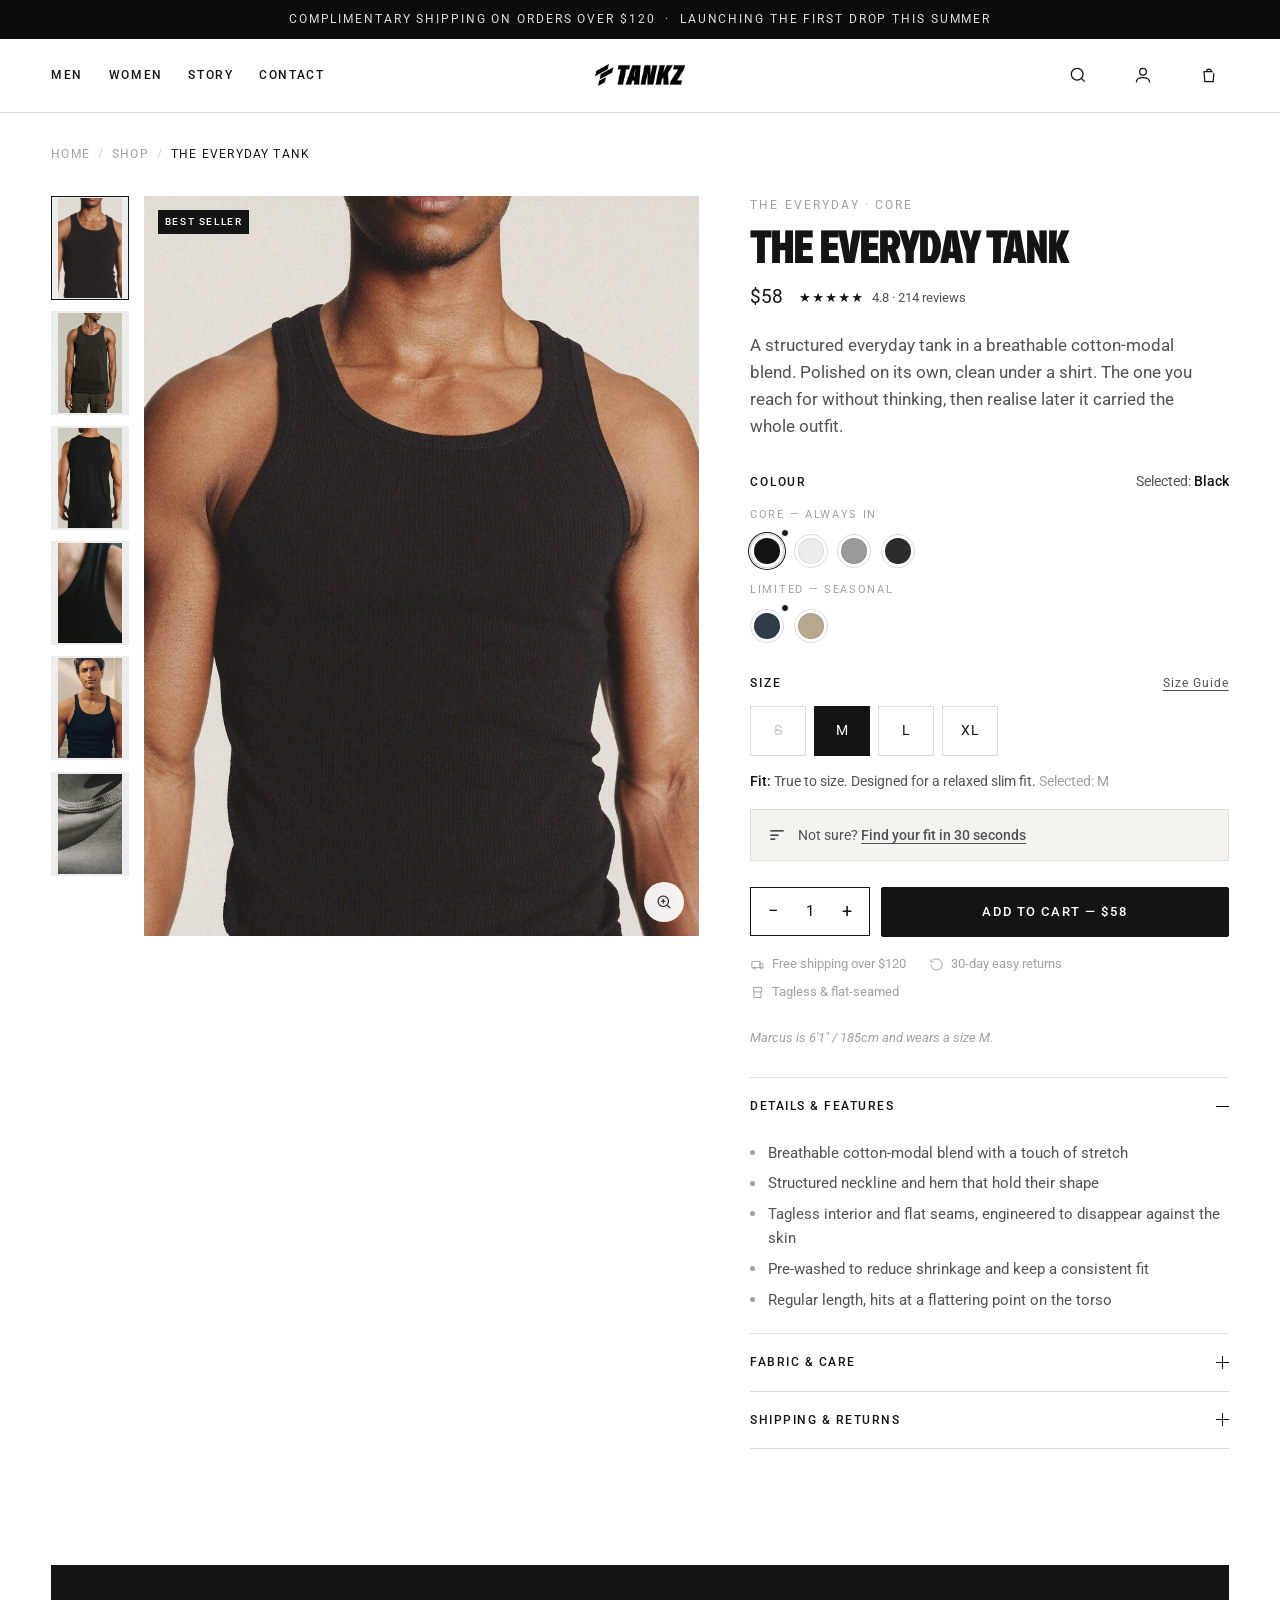
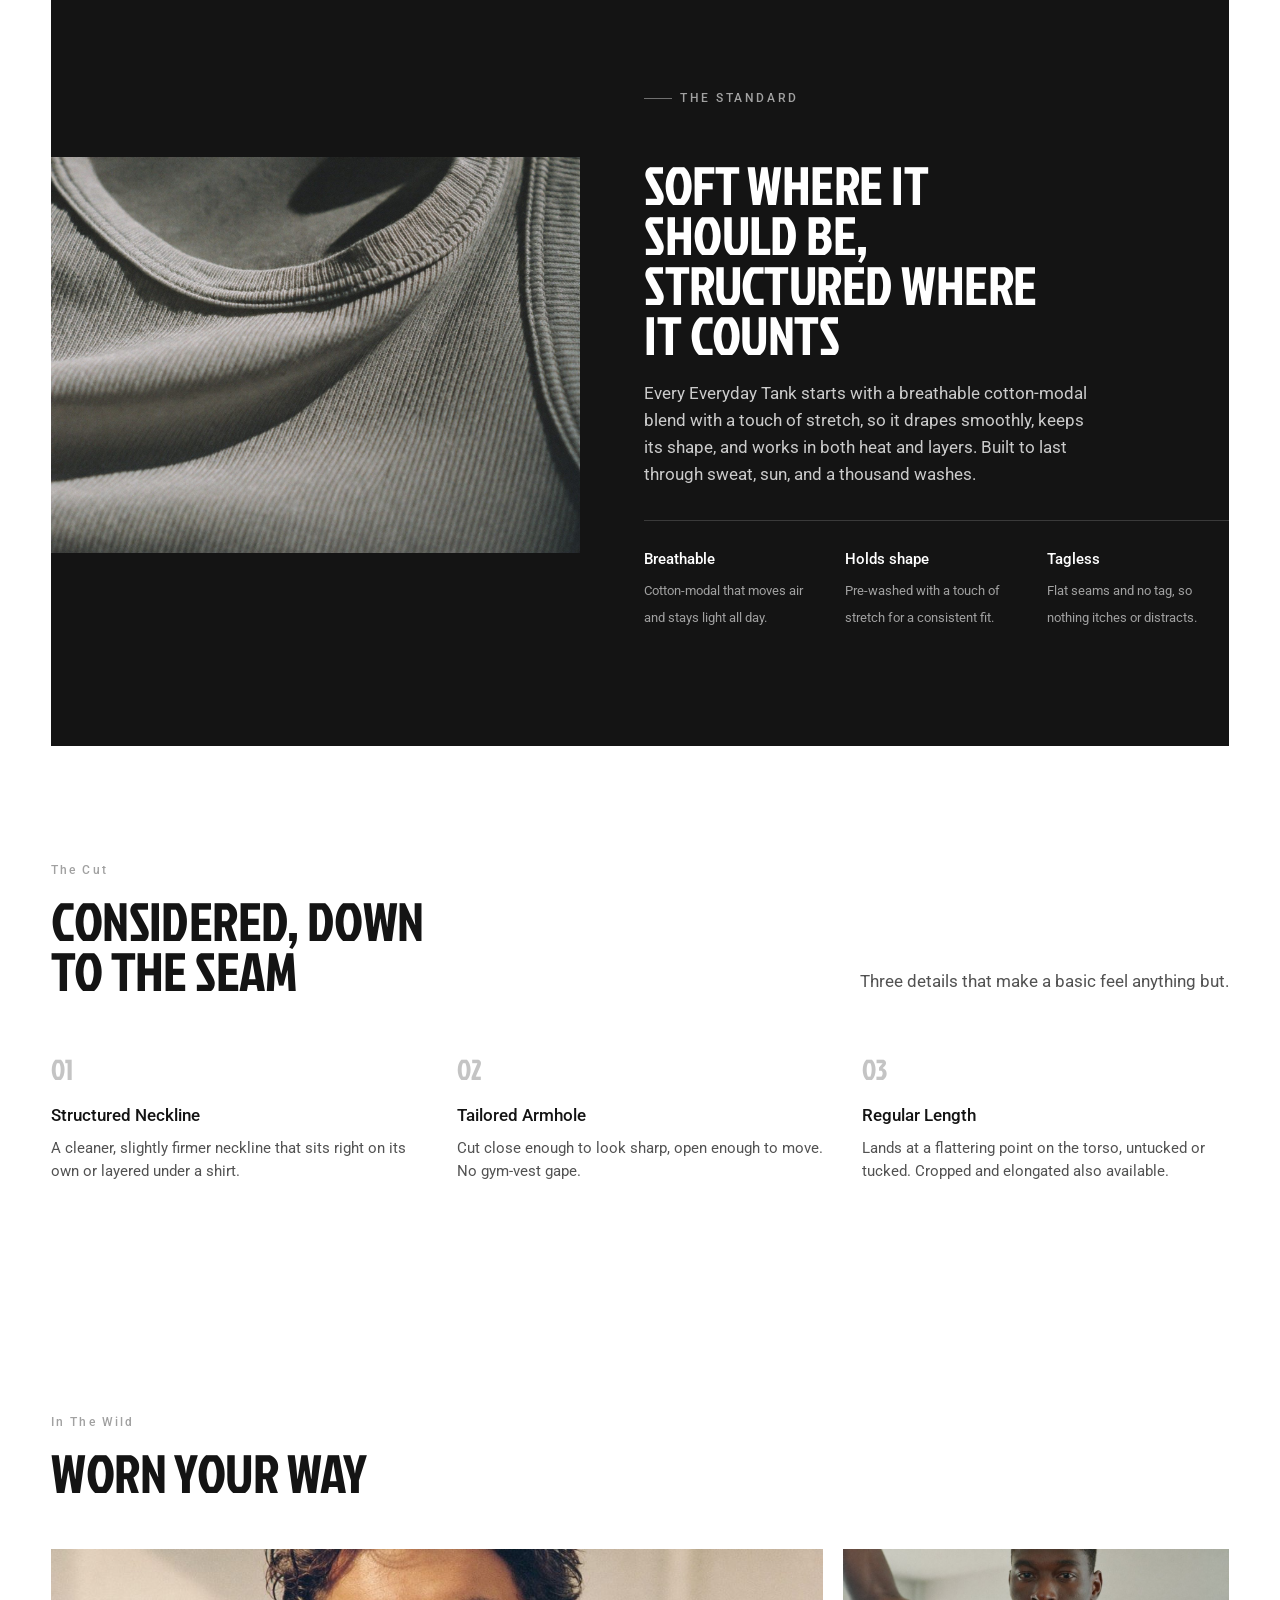
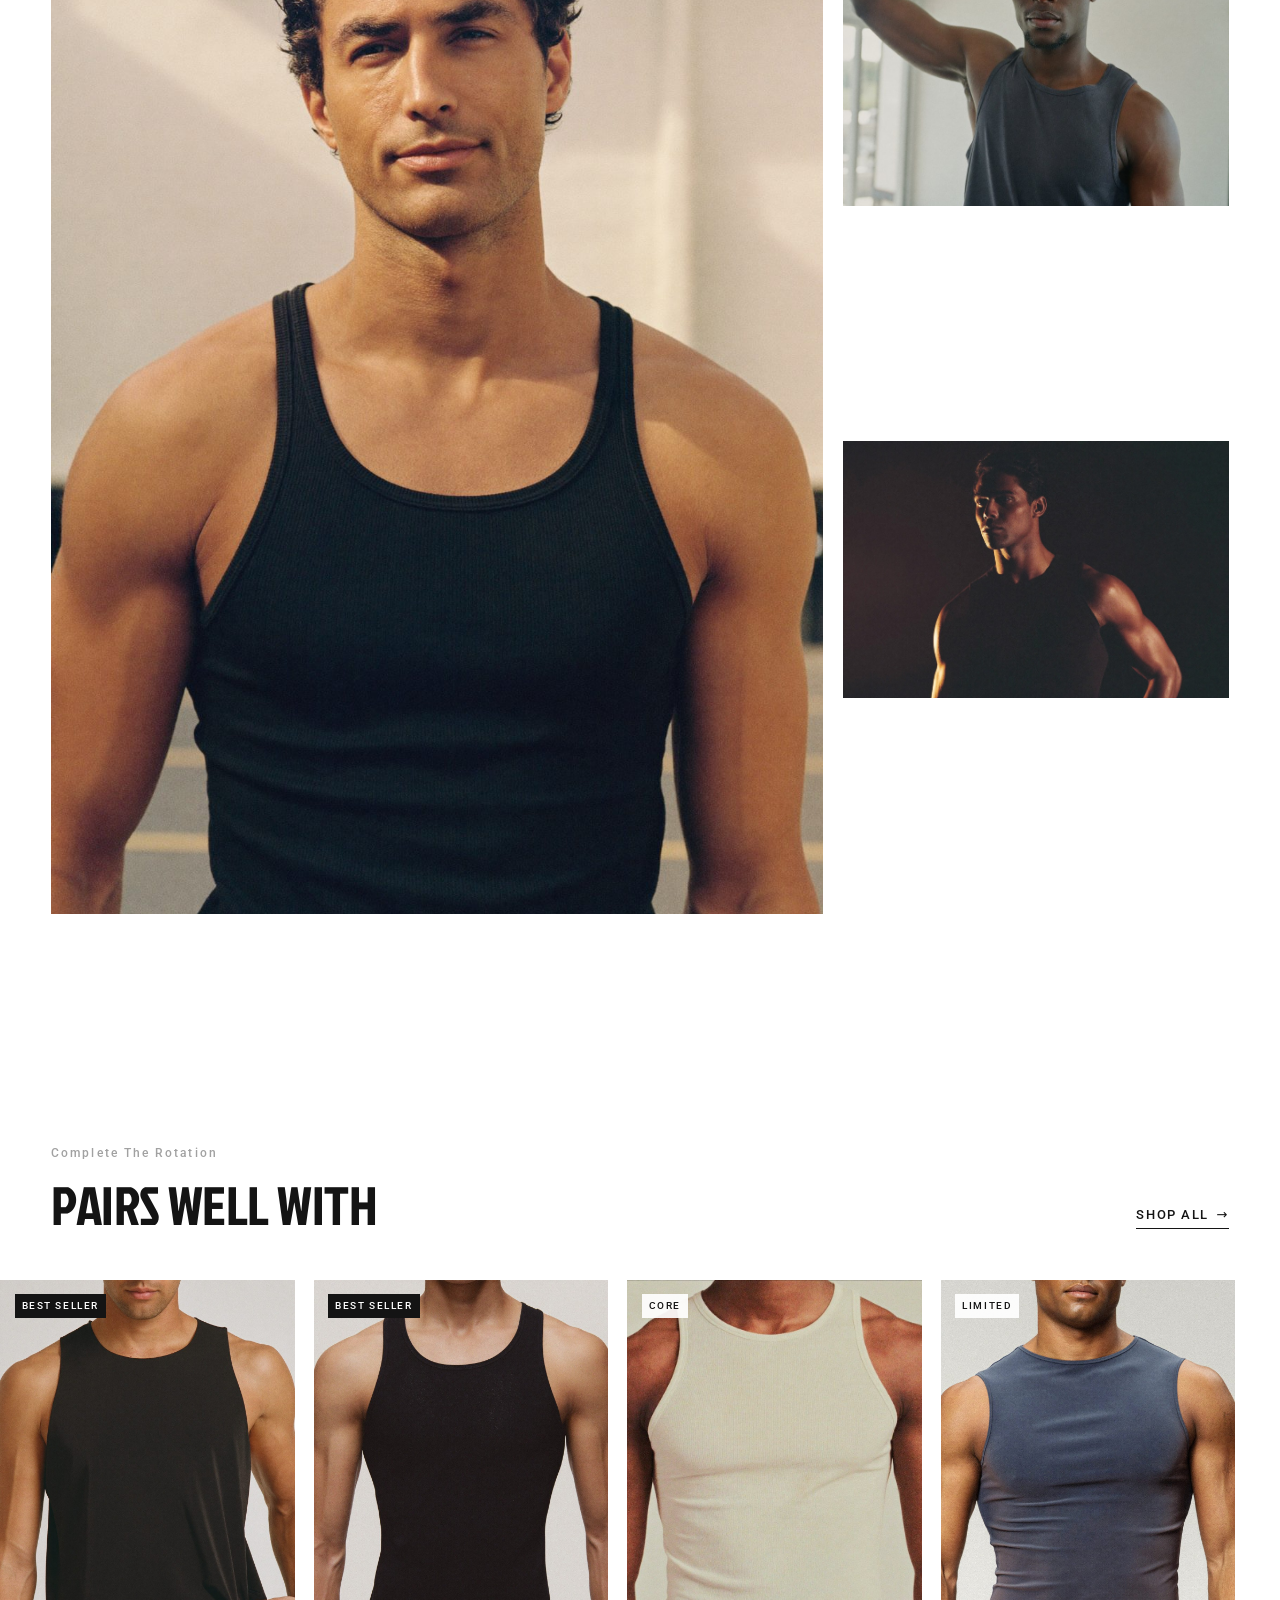
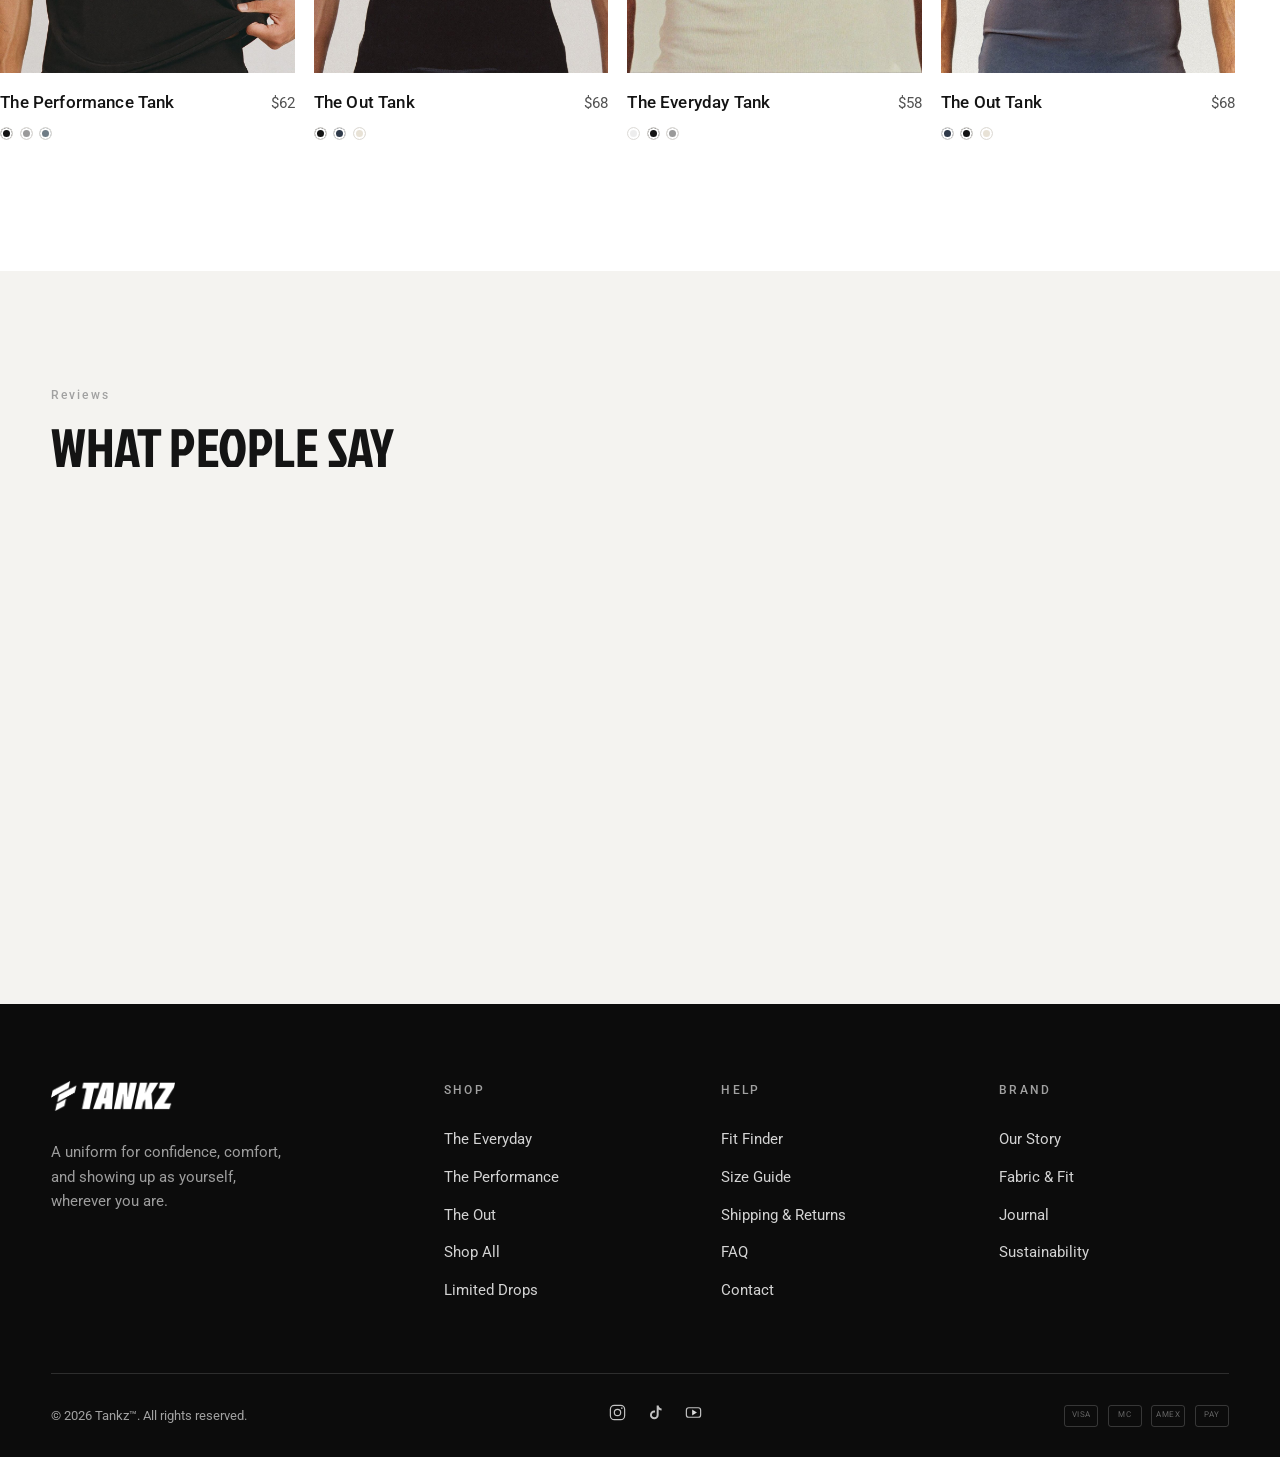
<file: site/pdp.html>
<!DOCTYPE html>
<html lang="en">
<head>
<meta charset="UTF-8" />
<meta name="viewport" content="width=device-width, initial-scale=1.0" />
<title>The Everyday Tank — Black | TANKZ</title>
<meta name="description" content="The Everyday Tank in Black. A structured everyday tank in a breathable cotton-modal blend. Tagless, flat-seamed, pre-washed. Sizes S–XL." />
<link rel="preconnect" href="https://fonts.googleapis.com" />
<link rel="preconnect" href="https://fonts.gstatic.com" crossorigin />
<link href="https://fonts.googleapis.com/css2?family=Jockey+One&family=Roboto:ital,wght@0,300;0,400;0,500;0,700;1,400&display=swap" rel="stylesheet" />
<link rel="stylesheet" href="assets/css/styles.css" />
<link rel="stylesheet" href="assets/css/pdp.css" />
</head>
<body>
<a class="skip-link" href="#main">Skip to content</a>

<div class="announce" role="status">
  <span>Complimentary shipping on orders over $120 &nbsp;·&nbsp; Launching the first drop this summer</span>
</div>

<header class="site-header is-solid" id="header" data-solid="always">
  <div class="wrap header-inner">
    <button class="icon-btn hamburger" id="open-menu" aria-label="Open menu">
      <svg viewBox="0 0 24 24" fill="none" stroke="currentColor" stroke-width="1.5"><path d="M4 7h16M4 12h16M4 17h16"/></svg>
    </button>
    <nav class="nav-left" aria-label="Primary">
      <a class="nav-link" href="shop.html?gender=men">Men</a>
      <a class="nav-link" href="shop.html?gender=women">Women</a>
      <a class="nav-link" href="story.html">Story</a>
      <a class="nav-link" href="contact.html">Contact</a>
    </nav>
    <a class="logo" href="index.html" aria-label="TANKZ home">
      <img class="logo-img logo-img--light" src="assets/img/logo-white.png" alt="" /><img class="logo-img logo-img--dark" src="assets/img/logo-black.png" alt="" />
    </a>
    <div class="nav-right">
      <button class="icon-btn nav-util" aria-label="Search"><svg viewBox="0 0 24 24" fill="none" stroke="currentColor" stroke-width="1.5"><circle cx="11" cy="11" r="7"/><path d="m20 20-3.5-3.5"/></svg></button>
      <button class="icon-btn nav-util" aria-label="Account"><svg viewBox="0 0 24 24" fill="none" stroke="currentColor" stroke-width="1.5"><circle cx="12" cy="8" r="4"/><path d="M4 21c0-4 3.5-6 8-6s8 2 8 6"/></svg></button>
      <button class="icon-btn cart-btn" id="open-cart" aria-label="Cart, 0 items">
        <svg viewBox="0 0 24 24" fill="none" stroke="currentColor" stroke-width="1.5"><path d="M6 8h12l-1 12H7L6 8Z"/><path d="M9 8a3 3 0 0 1 6 0"/></svg>
        <span class="cart-count">0</span>
      </button>
    </div>
  </div>
</header>

<main id="main" class="wrap pdp-wrap">

  <nav class="breadcrumb" aria-label="Breadcrumb">
    <a href="index.html">Home</a><span class="sep" aria-hidden="true">/</span>
    <a href="shop.html">Shop</a><span class="sep" aria-hidden="true">/</span>
    <span class="current" aria-current="page">The Everyday Tank</span>
  </nav>

  <!-- ===================== TOP ===================== -->
  <div class="pdp-top">

    <!-- Gallery -->
    <div class="pdp-gallery" id="pdp-gallery">
      <div class="pdp-thumbs" role="list" aria-label="Product images">
        <button class="pdp-thumb is-active" role="listitem" aria-current="true" data-full="assets/img/product-black.jpg" data-alt="The Everyday Tank in black, front view.">
          <img src="assets/img/product-black.jpg" alt="Front view thumbnail" />
        </button>
        <button class="pdp-thumb" role="listitem" aria-current="false" data-full="assets/img/pdp-3q.jpg" data-alt="The Everyday Tank in black, three-quarter view.">
          <img src="assets/img/pdp-3q.jpg" alt="Three-quarter view thumbnail" />
        </button>
        <button class="pdp-thumb" role="listitem" aria-current="false" data-full="assets/img/pdp-back.jpg" data-alt="The Everyday Tank in black, back view.">
          <img src="assets/img/pdp-back.jpg" alt="Back view thumbnail" />
        </button>
        <button class="pdp-thumb" role="listitem" aria-current="false" data-full="assets/img/pdp-detail.jpg" data-alt="Close-up of the neckline and flat-seam detail.">
          <img src="assets/img/pdp-detail.jpg" alt="Fabric detail thumbnail" />
        </button>
        <button class="pdp-thumb" role="listitem" aria-current="false" data-full="assets/img/pdp-life.jpg" data-alt="The Everyday Tank in black worn in a sunlit urban setting.">
          <img src="assets/img/pdp-life.jpg" alt="Lifestyle thumbnail" />
        </button>
        <button class="pdp-thumb" role="listitem" aria-current="false" data-full="assets/img/fabric.jpg" data-alt="Macro close-up of the ribbed cotton-modal fabric.">
          <img src="assets/img/fabric.jpg" alt="Fabric macro thumbnail" />
        </button>
      </div>
      <div class="pdp-main">
        <span class="pdp-flag">Best Seller</span>
        <img id="pdp-main-img" src="assets/img/product-black.jpg" alt="The Everyday Tank in black, front view." />
        <span class="pdp-zoom"><svg viewBox="0 0 24 24" fill="none" stroke="currentColor" stroke-width="1.5"><circle cx="11" cy="11" r="7"/><path d="m20 20-3.5-3.5M11 8v6M8 11h6"/></svg></span>
      </div>
    </div>

    <!-- Info -->
    <div class="pdp-info">
      <p class="pdp-cat">The Everyday · Core</p>
      <h1 class="pdp-title">The Everyday Tank</h1>
      <div class="pdp-price-row">
        <span class="pdp-price">$58</span>
        <span class="pdp-rating"><span class="stars" aria-hidden="true">★★★★★</span> <span>4.8 · 214 reviews</span></span>
      </div>
      <p class="pdp-desc">A structured everyday tank in a breathable cotton-modal blend. Polished on its own, clean under a shirt. The one you reach for without thinking, then realise later it carried the whole outfit.</p>

      <!-- Colour -->
      <div class="pdp-block">
        <div class="pdp-block__head">
          <span class="pdp-block__label">Colour</span>
          <span class="pdp-block__value">Selected: <b id="sel-color">Black</b></span>
        </div>
        <p class="opt-grouplabel">Core — Always In</p>
        <div class="opt-colors" data-select-group data-label-target="sel-color">
          <button class="opt-color is-selected" data-option data-value="Black" aria-pressed="true" aria-label="Black"><span class="fill" style="background:#141414"></span><span class="opt-flag" title="Best seller"></span></button>
          <button class="opt-color" data-option data-value="White" aria-pressed="false" aria-label="White"><span class="fill" style="background:#ededed"></span></button>
          <button class="opt-color" data-option data-value="Heather Grey" aria-pressed="false" aria-label="Heather Grey"><span class="fill" style="background:#9a9a9a"></span></button>
          <button class="opt-color" data-option data-value="Charcoal" aria-pressed="false" aria-label="Charcoal"><span class="fill" style="background:#2c2c2c"></span></button>
        </div>
        <p class="opt-grouplabel">Limited — Seasonal</p>
        <div class="opt-colors" data-select-group data-label-target="sel-color">
          <button class="opt-color" data-option data-value="Dusty Navy" aria-pressed="false" aria-label="Dusty Navy"><span class="fill" style="background:#2f3a4a"></span><span class="opt-flag" title="New"></span></button>
          <button class="opt-color" data-option data-value="Sand" aria-pressed="false" aria-label="Sand"><span class="fill" style="background:#b8a88f"></span></button>
        </div>
      </div>

      <!-- Size -->
      <div class="pdp-block">
        <div class="pdp-block__head">
          <span class="pdp-block__label">Size</span>
          <a class="size-link" href="#">Size Guide</a>
        </div>
        <div class="opt-sizes" data-select-group data-label-target="sel-size">
          <button class="opt-size" data-option data-value="S" disabled aria-label="Small, sold out">S</button>
          <button class="opt-size is-selected" data-option data-value="M" aria-pressed="true">M</button>
          <button class="opt-size" data-option data-value="L" aria-pressed="false">L</button>
          <button class="opt-size" data-option data-value="XL" aria-pressed="false">XL</button>
        </div>
        <p class="pdp-fit"><b>Fit:</b> True to size. Designed for a relaxed slim fit. <span style="color:var(--grey)">Selected: <span id="sel-size">M</span></span></p>
        <div class="fitfinder-inline">
          <svg viewBox="0 0 24 24" fill="none" stroke="currentColor" stroke-width="1.5"><path d="M4 7h16M4 12h10M4 17h6"/></svg>
          <span>Not sure? <a href="#">Find your fit in 30 seconds</a></span>
        </div>
      </div>

      <!-- Buy -->
      <div class="pdp-buy">
        <div class="qty-stepper" role="group" aria-label="Quantity">
          <button id="qty-dec" type="button" aria-label="Decrease quantity">−</button>
          <span id="pdp-qty">1</span>
          <button id="qty-inc" type="button" aria-label="Increase quantity">+</button>
        </div>
        <button class="btn btn--ink pdp-add" id="pdp-add" type="button" data-name="The Everyday Tank" data-price="$58" data-img="assets/img/product-black.jpg">Add To Cart — $58</button>
      </div>

      <div class="pdp-reassure">
        <span><svg viewBox="0 0 24 24" fill="none" stroke="currentColor" stroke-width="1.5"><path d="M3 7h13v10H3zM16 10h4l1 3v4h-5z"/><circle cx="7" cy="18" r="1.6"/><circle cx="18" cy="18" r="1.6"/></svg> Free shipping over $120</span>
        <span><svg viewBox="0 0 24 24" fill="none" stroke="currentColor" stroke-width="1.5"><path d="M3 12a9 9 0 1 0 3-6.7M3 4v4h4"/></svg> 30-day easy returns</span>
        <span><svg viewBox="0 0 24 24" fill="none" stroke="currentColor" stroke-width="1.5"><path d="M5 4h14l-1 7H6zM7 11l-1 9h12l-1-9"/></svg> Tagless &amp; flat-seamed</span>
      </div>

      <p class="model-note">Marcus is 6'1" / 185cm and wears a size M.</p>

      <!-- Accordions -->
      <div class="pdp-acc">
        <div class="acc-item is-open">
          <button class="acc-trigger" aria-expanded="true">Details &amp; Features <span class="acc-ico" aria-hidden="true"></span></button>
          <div class="acc-panel"><div class="acc-panel__inner"><div>
            <ul>
              <li>Breathable cotton-modal blend with a touch of stretch</li>
              <li>Structured neckline and hem that hold their shape</li>
              <li>Tagless interior and flat seams, engineered to disappear against the skin</li>
              <li>Pre-washed to reduce shrinkage and keep a consistent fit</li>
              <li>Regular length, hits at a flattering point on the torso</li>
            </ul>
          </div></div></div>
        </div>
        <div class="acc-item">
          <button class="acc-trigger" aria-expanded="false">Fabric &amp; Care <span class="acc-ico" aria-hidden="true"></span></button>
          <div class="acc-panel"><div class="acc-panel__inner"><div>
            60% combed cotton, 35% modal, 5% elastane. Machine wash cold with like colours, tumble dry low. Wash inside out to preserve the finish. Do not bleach or iron the print-free finish.
          </div></div></div>
        </div>
        <div class="acc-item">
          <button class="acc-trigger" aria-expanded="false">Shipping &amp; Returns <span class="acc-ico" aria-hidden="true"></span></button>
          <div class="acc-panel"><div class="acc-panel__inner"><div>
            Orders ship within 1–2 business days. Complimentary shipping on orders over $120. Free 30-day returns and exchanges, because the right fit matters more than a quick sale.
          </div></div></div>
        </div>
      </div>
    </div>
  </div>

  <!-- ===================== FABRIC & FEEL ===================== -->
  <section class="section pdp-fabric">
    <div class="pdp-fabric-grid">
      <div class="pdp-fabric-media reveal"><img src="assets/img/fabric.jpg" alt="Macro close-up of the ribbed cotton-modal fabric." loading="lazy" /></div>
      <div class="reveal">
        <p class="eyebrow" style="color:var(--grey)">The Standard</p>
        <h2 class="display">Soft Where It Should Be, Structured Where It Counts</h2>
        <p>Every Everyday Tank starts with a breathable cotton-modal blend with a touch of stretch, so it drapes smoothly, keeps its shape, and works in both heat and layers. Built to last through sweat, sun, and a thousand washes.</p>
        <div class="pdp-fabric-specs">
          <div><b>Breathable</b><span>Cotton-modal that moves air and stays light all day.</span></div>
          <div><b>Holds shape</b><span>Pre-washed with a touch of stretch for a consistent fit.</span></div>
          <div><b>Tagless</b><span>Flat seams and no tag, so nothing itches or distracts.</span></div>
        </div>
      </div>
    </div>
  </section>

  <!-- ===================== HOW IT'S CUT ===================== -->
  <section class="section">
    <div class="sec-head reveal">
      <div class="sec-head__title">
        <span class="section-index">The Cut</span>
        <h2 class="display">Considered, Down<br>To The Seam</h2>
      </div>
      <p>Three details that make a basic feel anything but.</p>
    </div>
    <div class="pdp-cut-grid reveal-stagger">
      <div class="pdp-cut-item"><span class="num">01</span><h3>Structured Neckline</h3><p>A cleaner, slightly firmer neckline that sits right on its own or layered under a shirt.</p></div>
      <div class="pdp-cut-item"><span class="num">02</span><h3>Tailored Armhole</h3><p>Cut close enough to look sharp, open enough to move. No gym-vest gape.</p></div>
      <div class="pdp-cut-item"><span class="num">03</span><h3>Regular Length</h3><p>Lands at a flattering point on the torso, untucked or tucked. Cropped and elongated also available.</p></div>
    </div>
  </section>

  <!-- ===================== IN THE WILD ===================== -->
  <section class="section">
    <div class="sec-head reveal">
      <div class="sec-head__title">
        <span class="section-index">In The Wild</span>
        <h2 class="display">Worn Your Way</h2>
      </div>
    </div>
    <div class="pdp-wild-grid reveal">
      <figure class="tall"><img src="assets/img/pdp-life.jpg" alt="A man wearing the black Everyday Tank in a sunlit urban setting." loading="lazy" /></figure>
      <figure class="wide"><img src="assets/img/life-gym.jpg" alt="The tank worn during a training session in a bright gym." loading="lazy" /></figure>
      <figure class="wide"><img src="assets/img/editorial-dark.jpg" alt="The tank worn in moody evening light." loading="lazy" /></figure>
    </div>
  </section>

  <!-- ===================== COMPLETE THE ROTATION ===================== -->
  <section class="section pdp-related">
    <div class="sec-head reveal">
      <div class="sec-head__title">
        <span class="section-index">Complete The Rotation</span>
        <h2 class="display">Pairs Well With</h2>
      </div>
      <a class="textlink" href="shop.html">Shop All <span class="arr" aria-hidden="true">→</span></a>
    </div>
    <div class="rail-scroller reveal" role="list">
      <article class="product-card" role="listitem">
        <a class="product-card__link" href="pdp.html" aria-label="The Performance Tank in Black"></a>
        <div class="product-card__media"><span class="product-tag product-tag--ink">Best Seller</span><img src="assets/img/shop-perf-black.jpg" alt="The Performance Tank in black." loading="lazy" /><button class="product-quickadd" type="button">Quick Add</button></div>
        <div class="product-card__body"><div class="product-card__row"><span class="product-card__name">The Performance Tank</span><span class="product-card__price">$62</span></div><div class="swatches" aria-label="3 colours"><span class="swatch-dot" style="background:#141414"></span><span class="swatch-dot" style="background:#9a9a9a"></span><span class="swatch-dot" style="background:#6f7c86"></span></div></div>
      </article>
      <article class="product-card" role="listitem">
        <a class="product-card__link" href="pdp.html" aria-label="The Out Tank in Black"></a>
        <div class="product-card__media"><span class="product-tag product-tag--ink">Best Seller</span><img src="assets/img/shop-out-black.jpg" alt="The Out Tank in black." loading="lazy" /><button class="product-quickadd" type="button">Quick Add</button></div>
        <div class="product-card__body"><div class="product-card__row"><span class="product-card__name">The Out Tank</span><span class="product-card__price">$68</span></div><div class="swatches" aria-label="3 colours"><span class="swatch-dot" style="background:#141414"></span><span class="swatch-dot" style="background:#2f3a4a"></span><span class="swatch-dot" style="background:#e8e2d6"></span></div></div>
      </article>
      <article class="product-card" role="listitem">
        <a class="product-card__link" href="pdp.html" aria-label="The Everyday Tank in White"></a>
        <div class="product-card__media"><span class="product-tag">Core</span><img src="assets/img/product-white.jpg" alt="The Everyday Tank in off-white." loading="lazy" /><button class="product-quickadd" type="button">Quick Add</button></div>
        <div class="product-card__body"><div class="product-card__row"><span class="product-card__name">The Everyday Tank</span><span class="product-card__price">$58</span></div><div class="swatches" aria-label="6 colours"><span class="swatch-dot" style="background:#ededed"></span><span class="swatch-dot" style="background:#141414"></span><span class="swatch-dot" style="background:#9a9a9a"></span></div></div>
      </article>
      <article class="product-card" role="listitem">
        <a class="product-card__link" href="pdp.html" aria-label="The Out Tank in Dusty Navy"></a>
        <div class="product-card__media"><span class="product-tag">Limited</span><img src="assets/img/shop-out-navy.jpg" alt="The Out Tank in dusty navy." loading="lazy" /><button class="product-quickadd" type="button">Quick Add</button></div>
        <div class="product-card__body"><div class="product-card__row"><span class="product-card__name">The Out Tank</span><span class="product-card__price">$68</span></div><div class="swatches" aria-label="3 colours"><span class="swatch-dot" style="background:#2f3a4a"></span><span class="swatch-dot" style="background:#141414"></span><span class="swatch-dot" style="background:#e8e2d6"></span></div></div>
      </article>
    </div>
  </section>
</main>

<!-- ===================== REVIEWS ===================== -->
<section class="section pdp-reviews">
  <div class="wrap">
    <div class="sec-head reveal">
      <div class="sec-head__title">
        <span class="section-index">Reviews</span>
        <h2 class="display">What People Say</h2>
      </div>
    </div>
    <div class="reviews-grid">
      <div class="reviews-summary reveal">
        <div class="score">4.8</div>
        <div class="stars" aria-hidden="true">★★★★★</div>
        <p>Based on 214 verified reviews. 96% would recommend.</p>
      </div>
      <div class="reviews-list reveal">
        <div class="review">
          <div class="review__top"><span class="review__name">Daniel K. <span>Verified</span></span><span class="review__stars" aria-label="5 out of 5">★★★★★</span></div>
          <p>“The fit is exactly right. Structured enough to wear under a blazer to work, soft enough to live in on the weekend. Already bought three more.”</p>
        </div>
        <div class="review">
          <div class="review__top"><span class="review__name">Marcus R. <span>Verified</span></span><span class="review__stars" aria-label="5 out of 5">★★★★★</span></div>
          <p>“Genuinely the best tank I own. The fabric doesn't go see-through and it holds its shape after a dozen washes. True to size.”</p>
        </div>
        <div class="review">
          <div class="review__top"><span class="review__name">Theo A. <span>Verified</span></span><span class="review__stars" aria-label="4 out of 5">★★★★☆</span></div>
          <p>“Premium feel and the tagless neck is a small thing that makes a big difference. Wanted a slightly longer length, so I'll try the elongated next.”</p>
        </div>
      </div>
    </div>
  </div>
</section>

<!-- ===================== FOOTER ===================== -->
<footer class="site-footer">
  <div class="wrap">
    <div class="footer-top">
      <div class="footer-brand">
        <a class="logo" href="index.html" aria-label="TANKZ home" style="color:#fff">
          <img class="logo-img logo-img--light" src="assets/img/logo-white.png" alt="" /><img class="logo-img logo-img--dark" src="assets/img/logo-black.png" alt="" />
        </a>
        <p>A uniform for confidence, comfort, and showing up as yourself, wherever you are.</p>
      </div>
      <div class="footer-col">
        <h4>Shop</h4>
        <a href="shop.html">The Everyday</a><a href="shop.html">The Performance</a><a href="shop.html">The Out</a><a href="shop.html">Shop All</a><a href="shop.html">Limited Drops</a>
      </div>
      <div class="footer-col">
        <h4>Help</h4>
        <a href="#">Fit Finder</a><a href="#">Size Guide</a><a href="#">Shipping &amp; Returns</a><a href="#">FAQ</a><a href="contact.html">Contact</a>
      </div>
      <div class="footer-col">
        <h4>Brand</h4>
        <a href="story.html">Our Story</a><a href="index.html#fabric">Fabric &amp; Fit</a><a href="#">Journal</a><a href="#">Sustainability</a>
      </div>
    </div>
    <div class="footer-bottom">
      <span>© 2026 Tankz™. All rights reserved.</span>
      <div class="footer-social">
        <a href="#" aria-label="Instagram"><svg viewBox="0 0 24 24" fill="none" stroke="currentColor" stroke-width="1.5"><rect x="3" y="3" width="18" height="18" rx="5"/><circle cx="12" cy="12" r="4"/><circle cx="17.5" cy="6.5" r="1" fill="currentColor" stroke="none"/></svg></a>
        <a href="#" aria-label="TikTok"><svg viewBox="0 0 24 24" fill="currentColor"><path d="M16 3c.3 2.1 1.6 3.7 3.7 4v2.4c-1.4 0-2.7-.4-3.7-1.1V15a5.5 5.5 0 1 1-5.5-5.5c.3 0 .6 0 .9.1v2.5a3 3 0 1 0 2.1 2.9V3H16Z"/></svg></a>
        <a href="#" aria-label="YouTube"><svg viewBox="0 0 24 24" fill="none" stroke="currentColor" stroke-width="1.5"><rect x="3" y="6" width="18" height="12" rx="3"/><path d="M11 9.5v5l4-2.5-4-2.5Z" fill="currentColor"/></svg></a>
      </div>
      <div class="footer-pay" aria-label="Accepted payments"><span>VISA</span><span>MC</span><span>AMEX</span><span>PAY</span></div>
    </div>
  </div>
</footer>

<!-- ===================== OVERLAYS ===================== -->
<div class="scrim" id="scrim"></div>

<aside class="drawer" id="cart-drawer" aria-label="Shopping cart" aria-hidden="true">
  <div class="drawer-head">
    <h3>Your Cart</h3>
    <button class="icon-btn" id="close-cart" aria-label="Close cart"><svg viewBox="0 0 24 24" fill="none" stroke="currentColor" stroke-width="1.5"><path d="M6 6l12 12M18 6 6 18"/></svg></button>
  </div>
  <div class="drawer-body">
    <div class="cart-empty">
      <svg viewBox="0 0 24 24" fill="none" stroke="currentColor" stroke-width="1.2"><path d="M6 8h12l-1 12H7L6 8Z"/><path d="M9 8a3 3 0 0 1 6 0"/></svg>
      <div>
        <p style="font-weight:500;color:var(--ink)">Your cart is empty</p>
        <p style="font-size:0.9rem;margin-top:0.3rem">Every rotation starts with one.</p>
      </div>
      <a class="btn btn--outline" href="shop.html" id="cart-shop">Shop Tanks</a>
    </div>
  </div>
  <div class="drawer-foot">
    <button class="btn btn--ink" style="width:100%" disabled>Checkout</button>
  </div>
</aside>

<nav class="mobile-menu" id="mobile-menu" aria-label="Mobile" aria-hidden="true">
  <div class="mobile-menu__head">
    <img class="logo-img logo-img--mobile" src="assets/img/logo-black.png" alt="TANKZ" />
    <button class="icon-btn" id="close-menu" aria-label="Close menu"><svg viewBox="0 0 24 24" fill="none" stroke="currentColor" stroke-width="1.5"><path d="M6 6l12 12M18 6 6 18"/></svg></button>
  </div>
  <div class="mobile-nav">
    <a href="shop.html?gender=men">Men <span aria-hidden="true">→</span></a>
    <a href="shop.html?gender=women">Women <span aria-hidden="true">→</span></a>
    <a href="story.html">Story <span aria-hidden="true">→</span></a>
    <a href="contact.html">Contact <span aria-hidden="true">→</span></a>
  </div>
  <div class="mobile-foot">
    <a href="#">Account</a><a href="#">Fit Finder</a><a href="contact.html">Contact</a>
  </div>
</nav>

<script src="assets/js/main.js"></script>
</body>
</html>
</file>
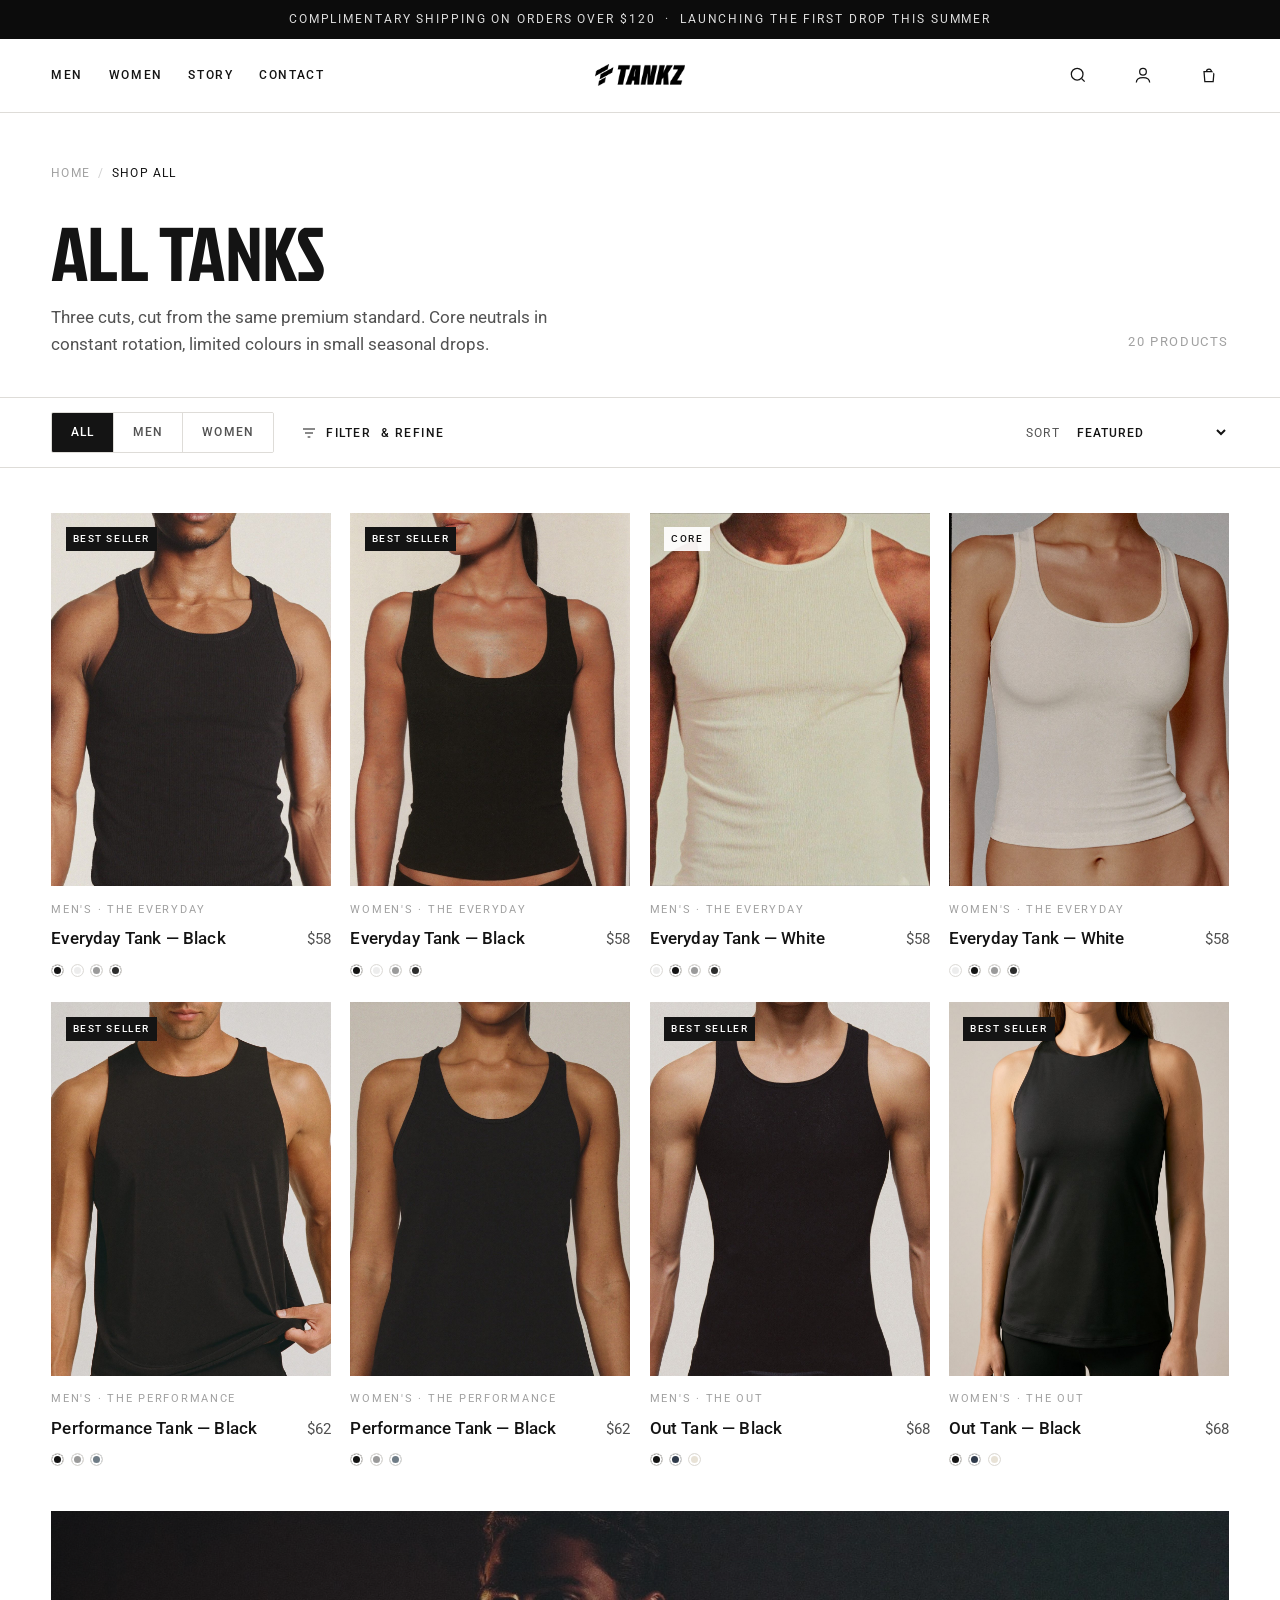
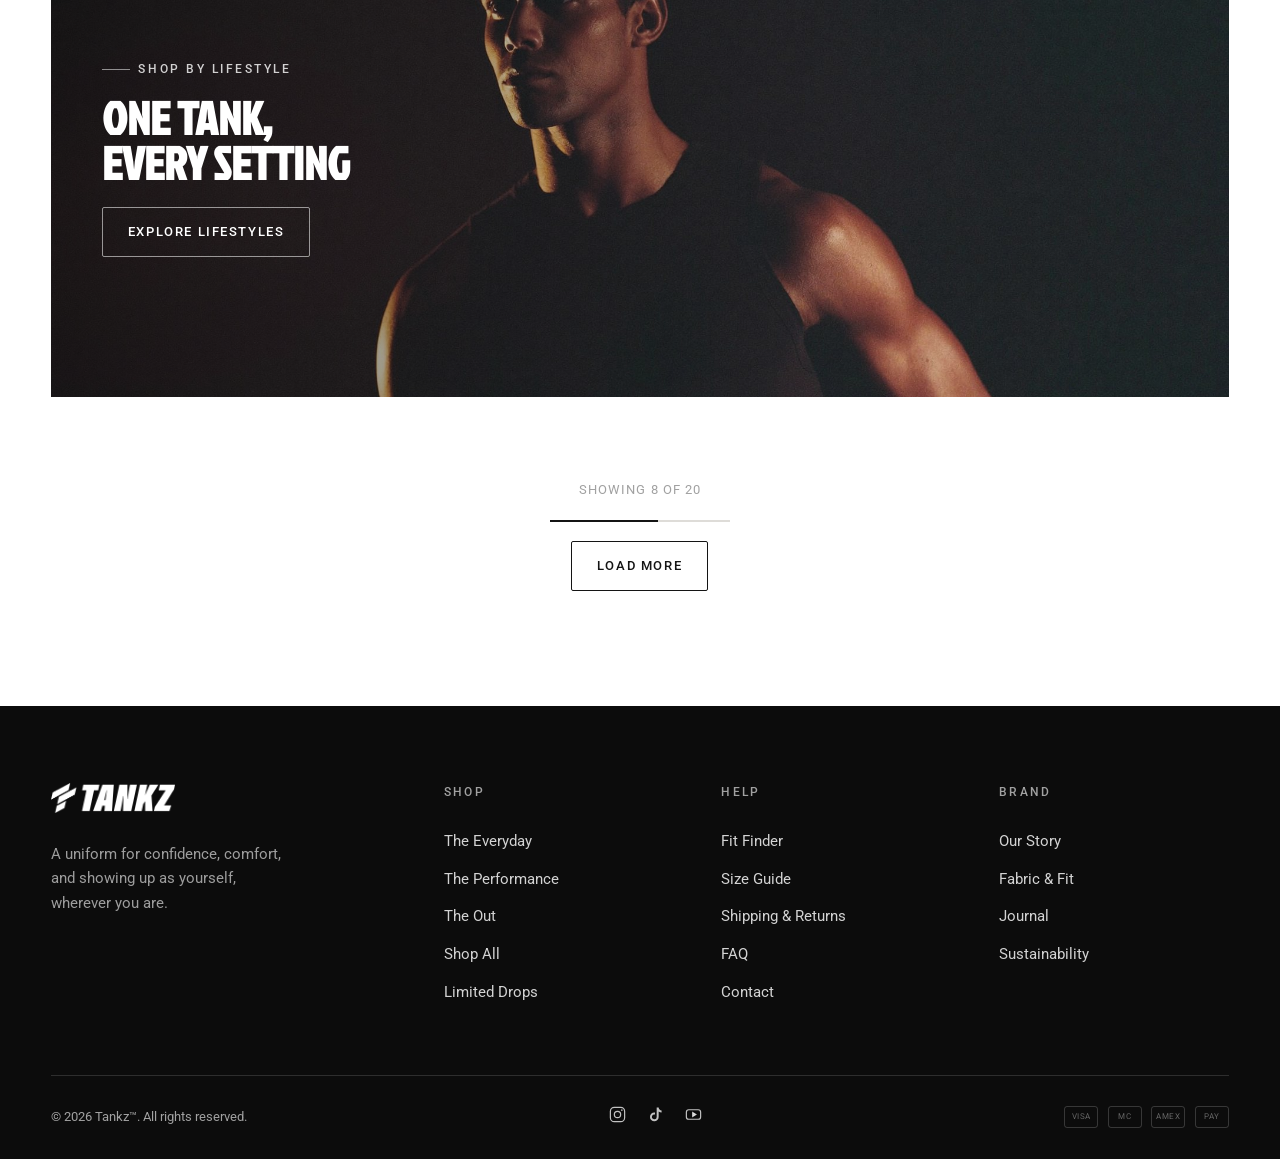
<file: site/shop.html>
<!DOCTYPE html>
<html lang="en">
<head>
<meta charset="UTF-8" />
<meta name="viewport" content="width=device-width, initial-scale=1.0" />
<title>Shop All Tanks — TANKZ</title>
<meta name="description" content="Shop the full TANKZ line: the Everyday, the Performance, and the Out tank. Premium cotton-modal fabric, core neutrals and limited seasonal colours, sizes S–XL." />
<link rel="preconnect" href="https://fonts.googleapis.com" />
<link rel="preconnect" href="https://fonts.gstatic.com" crossorigin />
<link href="https://fonts.googleapis.com/css2?family=Jockey+One&family=Roboto:ital,wght@0,300;0,400;0,500;0,700;1,400&display=swap" rel="stylesheet" />
<link rel="stylesheet" href="assets/css/styles.css" />
<link rel="stylesheet" href="assets/css/shop.css" />
</head>
<body>
<a class="skip-link" href="#main">Skip to content</a>

<div class="announce" role="status">
  <span>Complimentary shipping on orders over $120 &nbsp;·&nbsp; Launching the first drop this summer</span>
</div>

<header class="site-header is-solid" id="header" data-solid="always">
  <div class="wrap header-inner">
    <button class="icon-btn hamburger" id="open-menu" aria-label="Open menu">
      <svg viewBox="0 0 24 24" fill="none" stroke="currentColor" stroke-width="1.5"><path d="M4 7h16M4 12h16M4 17h16"/></svg>
    </button>
    <nav class="nav-left" aria-label="Primary">
      <a class="nav-link" href="shop.html?gender=men">Men</a>
      <a class="nav-link" href="shop.html?gender=women">Women</a>
      <a class="nav-link" href="story.html">Story</a>
      <a class="nav-link" href="contact.html">Contact</a>
    </nav>
    <a class="logo" href="index.html" aria-label="TANKZ home">
      <img class="logo-img logo-img--light" src="assets/img/logo-white.png" alt="" /><img class="logo-img logo-img--dark" src="assets/img/logo-black.png" alt="" />
    </a>
    <div class="nav-right">
      <button class="icon-btn nav-util" aria-label="Search"><svg viewBox="0 0 24 24" fill="none" stroke="currentColor" stroke-width="1.5"><circle cx="11" cy="11" r="7"/><path d="m20 20-3.5-3.5"/></svg></button>
      <button class="icon-btn nav-util" aria-label="Account"><svg viewBox="0 0 24 24" fill="none" stroke="currentColor" stroke-width="1.5"><circle cx="12" cy="8" r="4"/><path d="M4 21c0-4 3.5-6 8-6s8 2 8 6"/></svg></button>
      <button class="icon-btn cart-btn" id="open-cart" aria-label="Cart, 0 items">
        <svg viewBox="0 0 24 24" fill="none" stroke="currentColor" stroke-width="1.5"><path d="M6 8h12l-1 12H7L6 8Z"/><path d="M9 8a3 3 0 0 1 6 0"/></svg>
        <span class="cart-count">0</span>
      </button>
    </div>
  </div>
</header>

<main id="main" class="page">

<!-- ===================== COLLECTION HEAD ===================== -->
<section class="wrap shop-head">
  <nav class="breadcrumb" aria-label="Breadcrumb">
    <a href="index.html">Home</a><span class="sep" aria-hidden="true">/</span><span class="current" aria-current="page">Shop All</span>
  </nav>
  <div class="shop-head__row">
    <div>
      <h1 class="display">All Tanks</h1>
      <p class="shop-head__lead">Three cuts, cut from the same premium standard. Core neutrals in constant rotation, limited colours in small seasonal drops.</p>
    </div>
    <span class="shop-head__count">20 Products</span>
  </div>
</section>

<!-- ===================== TOOLBAR ===================== -->
<div class="shop-toolbar">
  <div class="wrap shop-toolbar__bar">
    <div class="toolbar-left">
      <div class="gender-toggle" role="group" aria-label="Shop by gender">
        <button class="gender-btn is-active" data-gender="all" aria-pressed="true">All</button>
        <button class="gender-btn" data-gender="men" aria-pressed="false">Men</button>
        <button class="gender-btn" data-gender="women" aria-pressed="false">Women</button>
      </div>
      <button class="toolbar-btn" id="filter-toggle" aria-expanded="false" aria-controls="filter-panel">
      <svg viewBox="0 0 24 24" fill="none" stroke="currentColor" stroke-width="1.6"><path d="M3 6h18M6 12h12M10 18h4"/></svg>
      Filter <span class="label-extra">&amp; Refine</span>
      </button>
    </div>
    <label class="toolbar-sort">Sort
      <select aria-label="Sort products">
        <option>Featured</option><option>Newest</option><option>Best Selling</option>
        <option>Price: Low to High</option><option>Price: High to Low</option>
      </select>
    </label>
  </div>
  <div class="filter-panel" id="filter-panel">
    <div class="filter-panel__inner">
      <div class="wrap filter-groups">
        <div class="filter-group">
          <h4>Style</h4>
          <div class="filter-row">
            <button class="filter-chip" aria-pressed="false">The Everyday</button>
            <button class="filter-chip" aria-pressed="false">The Performance</button>
            <button class="filter-chip" aria-pressed="false">The Out</button>
          </div>
        </div>
        <div class="filter-group">
          <h4>Colour</h4>
          <div class="filter-row">
            <button class="filter-chip" aria-pressed="false"><span class="dot" style="background:#141414"></span>Black</button>
            <button class="filter-chip" aria-pressed="false"><span class="dot" style="background:#ededed"></span>White</button>
            <button class="filter-chip" aria-pressed="false"><span class="dot" style="background:#9a9a9a"></span>Heather</button>
            <button class="filter-chip" aria-pressed="false"><span class="dot" style="background:#2f3a4a"></span>Dusty Navy</button>
            <button class="filter-chip" aria-pressed="false"><span class="dot" style="background:#6f7c86"></span>Slate</button>
            <button class="filter-chip" aria-pressed="false"><span class="dot" style="background:#b8a88f"></span>Sand</button>
          </div>
        </div>
        <div class="filter-group">
          <h4>Size</h4>
          <div class="filter-row">
            <button class="filter-chip" aria-pressed="false">S</button>
            <button class="filter-chip" aria-pressed="false">M</button>
            <button class="filter-chip" aria-pressed="false">L</button>
            <button class="filter-chip" aria-pressed="false">XL</button>
          </div>
        </div>
      </div>
    </div>
  </div>
</div>

<!-- ===================== PRODUCT GRID ===================== -->
<section class="wrap shop-grid" aria-label="Products">
  <div class="product-grid reveal-stagger">
    <article class="product-card" data-gender="men">
      <a class="product-card__link" href="pdp.html" aria-label="The Everyday Tank in Black, Men's"></a>
      <div class="product-card__media">
        <span class="product-tag product-tag--ink">Best Seller</span>
        <img src="assets/img/product-black.jpg" alt="The Everyday Tank in black on a man, neutral studio backdrop." loading="lazy" />
        <button class="product-quickadd" type="button">Quick Add</button>
      </div>
      <div class="product-card__body">
        <span class="product-card__cat">Men's &middot; The Everyday</span>
        <div class="product-card__row"><span class="product-card__name">Everyday Tank — Black</span><span class="product-card__price">$58</span></div>
        <div class="swatches" aria-label="4 colours"><span class="swatch-dot" style="background:#141414"></span><span class="swatch-dot" style="background:#ededed"></span><span class="swatch-dot" style="background:#9a9a9a"></span><span class="swatch-dot" style="background:#2c2c2c"></span></div>
      </div>
    </article>

    <article class="product-card" data-gender="women">
      <a class="product-card__link" href="pdp.html" aria-label="The Everyday Tank in Black, Women's"></a>
      <div class="product-card__media">
        <span class="product-tag product-tag--ink">Best Seller</span>
        <img src="assets/img/w-everyday-black.jpg" alt="The Everyday Tank in black on a woman, neutral studio backdrop." loading="lazy" />
        <button class="product-quickadd" type="button">Quick Add</button>
      </div>
      <div class="product-card__body">
        <span class="product-card__cat">Women's &middot; The Everyday</span>
        <div class="product-card__row"><span class="product-card__name">Everyday Tank — Black</span><span class="product-card__price">$58</span></div>
        <div class="swatches" aria-label="4 colours"><span class="swatch-dot" style="background:#141414"></span><span class="swatch-dot" style="background:#ededed"></span><span class="swatch-dot" style="background:#9a9a9a"></span><span class="swatch-dot" style="background:#2c2c2c"></span></div>
      </div>
    </article>

    <article class="product-card" data-gender="men">
      <a class="product-card__link" href="pdp.html" aria-label="The Everyday Tank in White, Men's"></a>
      <div class="product-card__media">
        <span class="product-tag">Core</span>
        <img src="assets/img/product-white.jpg" alt="The Everyday Tank in white on a man, neutral studio backdrop." loading="lazy" />
        <button class="product-quickadd" type="button">Quick Add</button>
      </div>
      <div class="product-card__body">
        <span class="product-card__cat">Men's &middot; The Everyday</span>
        <div class="product-card__row"><span class="product-card__name">Everyday Tank — White</span><span class="product-card__price">$58</span></div>
        <div class="swatches" aria-label="4 colours"><span class="swatch-dot" style="background:#ededed"></span><span class="swatch-dot" style="background:#141414"></span><span class="swatch-dot" style="background:#9a9a9a"></span><span class="swatch-dot" style="background:#2c2c2c"></span></div>
      </div>
    </article>

    <article class="product-card" data-gender="women">
      <a class="product-card__link" href="pdp.html" aria-label="The Everyday Tank in White, Women's"></a>
      <div class="product-card__media">
        <img src="assets/img/w-everyday-white.jpg" alt="The Everyday Tank in white on a woman, neutral studio backdrop." loading="lazy" />
        <button class="product-quickadd" type="button">Quick Add</button>
      </div>
      <div class="product-card__body">
        <span class="product-card__cat">Women's &middot; The Everyday</span>
        <div class="product-card__row"><span class="product-card__name">Everyday Tank — White</span><span class="product-card__price">$58</span></div>
        <div class="swatches" aria-label="4 colours"><span class="swatch-dot" style="background:#ededed"></span><span class="swatch-dot" style="background:#141414"></span><span class="swatch-dot" style="background:#9a9a9a"></span><span class="swatch-dot" style="background:#2c2c2c"></span></div>
      </div>
    </article>

    <article class="product-card" data-gender="men">
      <a class="product-card__link" href="pdp.html" aria-label="The Performance Tank in Black, Men's"></a>
      <div class="product-card__media">
        <span class="product-tag product-tag--ink">Best Seller</span>
        <img src="assets/img/shop-perf-black.jpg" alt="The Performance Tank in black on a man, neutral studio backdrop." loading="lazy" />
        <button class="product-quickadd" type="button">Quick Add</button>
      </div>
      <div class="product-card__body">
        <span class="product-card__cat">Men's &middot; The Performance</span>
        <div class="product-card__row"><span class="product-card__name">Performance Tank — Black</span><span class="product-card__price">$62</span></div>
        <div class="swatches" aria-label="3 colours"><span class="swatch-dot" style="background:#141414"></span><span class="swatch-dot" style="background:#9a9a9a"></span><span class="swatch-dot" style="background:#6f7c86"></span></div>
      </div>
    </article>

    <article class="product-card" data-gender="women">
      <a class="product-card__link" href="pdp.html" aria-label="The Performance Tank in Black, Women's"></a>
      <div class="product-card__media">
        <img src="assets/img/w-perf-black.jpg" alt="The Performance Tank in black on a woman, neutral studio backdrop." loading="lazy" />
        <button class="product-quickadd" type="button">Quick Add</button>
      </div>
      <div class="product-card__body">
        <span class="product-card__cat">Women's &middot; The Performance</span>
        <div class="product-card__row"><span class="product-card__name">Performance Tank — Black</span><span class="product-card__price">$62</span></div>
        <div class="swatches" aria-label="3 colours"><span class="swatch-dot" style="background:#141414"></span><span class="swatch-dot" style="background:#9a9a9a"></span><span class="swatch-dot" style="background:#6f7c86"></span></div>
      </div>
    </article>

    <article class="product-card" data-gender="men">
      <a class="product-card__link" href="pdp.html" aria-label="The Out Tank in Black, Men's"></a>
      <div class="product-card__media">
        <span class="product-tag product-tag--ink">Best Seller</span>
        <img src="assets/img/shop-out-black.jpg" alt="The Out Tank in black on a man, neutral studio backdrop." loading="lazy" />
        <button class="product-quickadd" type="button">Quick Add</button>
      </div>
      <div class="product-card__body">
        <span class="product-card__cat">Men's &middot; The Out</span>
        <div class="product-card__row"><span class="product-card__name">Out Tank — Black</span><span class="product-card__price">$68</span></div>
        <div class="swatches" aria-label="3 colours"><span class="swatch-dot" style="background:#141414"></span><span class="swatch-dot" style="background:#2f3a4a"></span><span class="swatch-dot" style="background:#e8e2d6"></span></div>
      </div>
    </article>

    <article class="product-card" data-gender="women">
      <a class="product-card__link" href="pdp.html" aria-label="The Out Tank in Black, Women's"></a>
      <div class="product-card__media">
        <span class="product-tag product-tag--ink">Best Seller</span>
        <img src="assets/img/w-out-black.jpg" alt="The Out Tank in black on a woman, neutral studio backdrop." loading="lazy" />
        <button class="product-quickadd" type="button">Quick Add</button>
      </div>
      <div class="product-card__body">
        <span class="product-card__cat">Women's &middot; The Out</span>
        <div class="product-card__row"><span class="product-card__name">Out Tank — Black</span><span class="product-card__price">$68</span></div>
        <div class="swatches" aria-label="3 colours"><span class="swatch-dot" style="background:#141414"></span><span class="swatch-dot" style="background:#2f3a4a"></span><span class="swatch-dot" style="background:#e8e2d6"></span></div>
      </div>
    </article>

    <!-- Editorial break -->
    <aside class="grid-feature">
      <img src="assets/img/editorial-dark.jpg" alt="A man in a black tank lit by moody low light." loading="lazy" />
      <div class="grid-feature__inner">
        <p class="eyebrow">Shop By Lifestyle</p>
        <h2>One Tank,<br>Every Setting</h2>
        <a class="btn btn--ghost-light" href="index.html#lifestyle">Explore Lifestyles</a>
      </div>
    </aside>

    <article class="product-card" data-gender="men">
      <a class="product-card__link" href="pdp.html" aria-label="The Everyday Tank in Heather, Men's"></a>
      <div class="product-card__media">
        <img src="assets/img/product-grey.jpg" alt="The Everyday Tank in heather on a man, neutral studio backdrop." loading="lazy" />
        <button class="product-quickadd" type="button">Quick Add</button>
      </div>
      <div class="product-card__body">
        <span class="product-card__cat">Men's &middot; The Everyday</span>
        <div class="product-card__row"><span class="product-card__name">Everyday Tank — Heather</span><span class="product-card__price">$58</span></div>
        <div class="swatches" aria-label="4 colours"><span class="swatch-dot" style="background:#9a9a9a"></span><span class="swatch-dot" style="background:#141414"></span><span class="swatch-dot" style="background:#ededed"></span><span class="swatch-dot" style="background:#2c2c2c"></span></div>
      </div>
    </article>

    <article class="product-card" data-gender="women">
      <a class="product-card__link" href="pdp.html" aria-label="The Everyday Tank in Heather, Women's"></a>
      <div class="product-card__media">
        <img src="assets/img/w-everyday-grey.jpg" alt="The Everyday Tank in heather on a woman, neutral studio backdrop." loading="lazy" />
        <button class="product-quickadd" type="button">Quick Add</button>
      </div>
      <div class="product-card__body">
        <span class="product-card__cat">Women's &middot; The Everyday</span>
        <div class="product-card__row"><span class="product-card__name">Everyday Tank — Heather</span><span class="product-card__price">$58</span></div>
        <div class="swatches" aria-label="4 colours"><span class="swatch-dot" style="background:#9a9a9a"></span><span class="swatch-dot" style="background:#141414"></span><span class="swatch-dot" style="background:#ededed"></span><span class="swatch-dot" style="background:#2c2c2c"></span></div>
      </div>
    </article>

    <article class="product-card" data-gender="men">
      <a class="product-card__link" href="pdp.html" aria-label="The Everyday Tank in Charcoal, Men's"></a>
      <div class="product-card__media">
        <img src="assets/img/shop-everyday-charcoal.jpg" alt="The Everyday Tank in charcoal on a man, neutral studio backdrop." loading="lazy" />
        <button class="product-quickadd" type="button">Quick Add</button>
      </div>
      <div class="product-card__body">
        <span class="product-card__cat">Men's &middot; The Everyday</span>
        <div class="product-card__row"><span class="product-card__name">Everyday Tank — Charcoal</span><span class="product-card__price">$58</span></div>
        <div class="swatches" aria-label="4 colours"><span class="swatch-dot" style="background:#2c2c2c"></span><span class="swatch-dot" style="background:#141414"></span><span class="swatch-dot" style="background:#ededed"></span><span class="swatch-dot" style="background:#9a9a9a"></span></div>
      </div>
    </article>

    <article class="product-card" data-gender="men">
      <a class="product-card__link" href="pdp.html" aria-label="The Everyday Tank in Dusty Navy, Men's"></a>
      <div class="product-card__media">
        <span class="product-tag product-tag--ink">New</span>
        <img src="assets/img/product-navy.jpg" alt="The Everyday Tank in dusty navy on a man, neutral studio backdrop." loading="lazy" />
        <button class="product-quickadd" type="button">Quick Add</button>
      </div>
      <div class="product-card__body">
        <span class="product-card__cat">Men's &middot; The Everyday</span>
        <div class="product-card__row"><span class="product-card__name">Everyday Tank — Dusty Navy</span><span class="product-card__price">$58</span></div>
        <div class="swatches" aria-label="4 colours"><span class="swatch-dot" style="background:#2f3a4a"></span><span class="swatch-dot" style="background:#141414"></span><span class="swatch-dot" style="background:#ededed"></span><span class="swatch-dot" style="background:#9a9a9a"></span></div>
      </div>
    </article>

    <article class="product-card" data-gender="men">
      <a class="product-card__link" href="pdp.html" aria-label="The Performance Tank in Heather, Men's"></a>
      <div class="product-card__media">
        <img src="assets/img/shop-perf-grey.jpg" alt="The Performance Tank in heather on a man, neutral studio backdrop." loading="lazy" />
        <button class="product-quickadd" type="button">Quick Add</button>
      </div>
      <div class="product-card__body">
        <span class="product-card__cat">Men's &middot; The Performance</span>
        <div class="product-card__row"><span class="product-card__name">Performance Tank — Heather</span><span class="product-card__price">$62</span></div>
        <div class="swatches" aria-label="3 colours"><span class="swatch-dot" style="background:#9a9a9a"></span><span class="swatch-dot" style="background:#141414"></span><span class="swatch-dot" style="background:#6f7c86"></span></div>
      </div>
    </article>

    <article class="product-card" data-gender="women">
      <a class="product-card__link" href="pdp.html" aria-label="The Performance Tank in Heather, Women's"></a>
      <div class="product-card__media">
        <img src="assets/img/w-perf-grey.jpg" alt="The Performance Tank in heather on a woman, neutral studio backdrop." loading="lazy" />
        <button class="product-quickadd" type="button">Quick Add</button>
      </div>
      <div class="product-card__body">
        <span class="product-card__cat">Women's &middot; The Performance</span>
        <div class="product-card__row"><span class="product-card__name">Performance Tank — Heather</span><span class="product-card__price">$62</span></div>
        <div class="swatches" aria-label="3 colours"><span class="swatch-dot" style="background:#9a9a9a"></span><span class="swatch-dot" style="background:#141414"></span><span class="swatch-dot" style="background:#6f7c86"></span></div>
      </div>
    </article>

    <article class="product-card" data-gender="men">
      <a class="product-card__link" href="pdp.html" aria-label="The Out Tank in Dusty Navy, Men's"></a>
      <div class="product-card__media">
        <span class="product-tag">Limited</span>
        <img src="assets/img/shop-out-navy.jpg" alt="The Out Tank in dusty navy on a man, neutral studio backdrop." loading="lazy" />
        <button class="product-quickadd" type="button">Quick Add</button>
      </div>
      <div class="product-card__body">
        <span class="product-card__cat">Men's &middot; The Out</span>
        <div class="product-card__row"><span class="product-card__name">Out Tank — Dusty Navy</span><span class="product-card__price">$68</span></div>
        <div class="swatches" aria-label="3 colours"><span class="swatch-dot" style="background:#2f3a4a"></span><span class="swatch-dot" style="background:#141414"></span><span class="swatch-dot" style="background:#e8e2d6"></span></div>
      </div>
    </article>

    <article class="product-card" data-gender="women">
      <a class="product-card__link" href="pdp.html" aria-label="The Out Tank in Dusty Navy, Women's"></a>
      <div class="product-card__media">
        <span class="product-tag">Limited</span>
        <img src="assets/img/w-out-navy.jpg" alt="The Out Tank in dusty navy on a woman, neutral studio backdrop." loading="lazy" />
        <button class="product-quickadd" type="button">Quick Add</button>
      </div>
      <div class="product-card__body">
        <span class="product-card__cat">Women's &middot; The Out</span>
        <div class="product-card__row"><span class="product-card__name">Out Tank — Dusty Navy</span><span class="product-card__price">$68</span></div>
        <div class="swatches" aria-label="3 colours"><span class="swatch-dot" style="background:#2f3a4a"></span><span class="swatch-dot" style="background:#141414"></span><span class="swatch-dot" style="background:#e8e2d6"></span></div>
      </div>
    </article>

    <article class="product-card" data-gender="men">
      <a class="product-card__link" href="pdp.html" aria-label="The Everyday Tank in Sand, Men's"></a>
      <div class="product-card__media">
        <span class="product-tag">Limited</span>
        <img src="assets/img/shop-everyday-sand.jpg" alt="The Everyday Tank in sand on a man, neutral studio backdrop." loading="lazy" />
        <button class="product-quickadd" type="button">Quick Add</button>
      </div>
      <div class="product-card__body">
        <span class="product-card__cat">Men's &middot; The Everyday</span>
        <div class="product-card__row"><span class="product-card__name">Everyday Tank — Sand</span><span class="product-card__price">$58</span></div>
        <div class="swatches" aria-label="4 colours"><span class="swatch-dot" style="background:#b8a88f"></span><span class="swatch-dot" style="background:#141414"></span><span class="swatch-dot" style="background:#ededed"></span><span class="swatch-dot" style="background:#9a9a9a"></span></div>
      </div>
    </article>

    <article class="product-card" data-gender="men">
      <a class="product-card__link" href="pdp.html" aria-label="The Performance Tank in Slate, Men's"></a>
      <div class="product-card__media">
        <span class="product-tag">Limited</span>
        <img src="assets/img/shop-perf-slate.jpg" alt="The Performance Tank in slate on a man, neutral studio backdrop." loading="lazy" />
        <button class="product-quickadd" type="button">Quick Add</button>
      </div>
      <div class="product-card__body">
        <span class="product-card__cat">Men's &middot; The Performance</span>
        <div class="product-card__row"><span class="product-card__name">Performance Tank — Slate</span><span class="product-card__price">$62</span></div>
        <div class="swatches" aria-label="3 colours"><span class="swatch-dot" style="background:#6f7c86"></span><span class="swatch-dot" style="background:#141414"></span><span class="swatch-dot" style="background:#9a9a9a"></span></div>
      </div>
    </article>

    <article class="product-card" data-gender="men">
      <a class="product-card__link" href="pdp.html" aria-label="The Out Tank in Bone, Men's"></a>
      <div class="product-card__media">
        <img src="assets/img/shop-out-bone.jpg" alt="The Out Tank in bone on a man, neutral studio backdrop." loading="lazy" />
        <button class="product-quickadd" type="button">Quick Add</button>
      </div>
      <div class="product-card__body">
        <span class="product-card__cat">Men's &middot; The Out</span>
        <div class="product-card__row"><span class="product-card__name">Out Tank — Bone</span><span class="product-card__price">$68</span></div>
        <div class="swatches" aria-label="3 colours"><span class="swatch-dot" style="background:#e8e2d6"></span><span class="swatch-dot" style="background:#141414"></span><span class="swatch-dot" style="background:#2f3a4a"></span></div>
      </div>
    </article>

    <article class="product-card" data-gender="women">
      <a class="product-card__link" href="pdp.html" aria-label="The Out Tank in Bone, Women's"></a>
      <div class="product-card__media">
        <img src="assets/img/w-out-bone.jpg" alt="The Out Tank in bone on a woman, neutral studio backdrop." loading="lazy" />
        <button class="product-quickadd" type="button">Quick Add</button>
      </div>
      <div class="product-card__body">
        <span class="product-card__cat">Women's &middot; The Out</span>
        <div class="product-card__row"><span class="product-card__name">Out Tank — Bone</span><span class="product-card__price">$68</span></div>
        <div class="swatches" aria-label="3 colours"><span class="swatch-dot" style="background:#e8e2d6"></span><span class="swatch-dot" style="background:#141414"></span><span class="swatch-dot" style="background:#2f3a4a"></span></div>
      </div>
    </article>
  </div>

  <div class="load-more">
    <span class="load-more__meta">Showing 8 of 20</span>
    <div class="load-more__track" aria-hidden="true"></div>
    <button class="btn btn--outline" type="button" id="load-more-btn">Load More</button>
  </div>
</section>

</main>

<!-- ===================== FOOTER ===================== -->
<footer class="site-footer">
  <div class="wrap">
    <div class="footer-top">
      <div class="footer-brand">
        <a class="logo" href="index.html" aria-label="TANKZ home" style="color:#fff">
          <img class="logo-img logo-img--light" src="assets/img/logo-white.png" alt="" /><img class="logo-img logo-img--dark" src="assets/img/logo-black.png" alt="" />
        </a>
        <p>A uniform for confidence, comfort, and showing up as yourself, wherever you are.</p>
      </div>
      <div class="footer-col">
        <h4>Shop</h4>
        <a href="shop.html">The Everyday</a><a href="shop.html">The Performance</a><a href="shop.html">The Out</a><a href="shop.html">Shop All</a><a href="shop.html">Limited Drops</a>
      </div>
      <div class="footer-col">
        <h4>Help</h4>
        <a href="#">Fit Finder</a><a href="#">Size Guide</a><a href="#">Shipping &amp; Returns</a><a href="#">FAQ</a><a href="contact.html">Contact</a>
      </div>
      <div class="footer-col">
        <h4>Brand</h4>
        <a href="story.html">Our Story</a><a href="index.html#fabric">Fabric &amp; Fit</a><a href="#">Journal</a><a href="#">Sustainability</a>
      </div>
    </div>
    <div class="footer-bottom">
      <span>© 2026 Tankz™. All rights reserved.</span>
      <div class="footer-social">
        <a href="#" aria-label="Instagram"><svg viewBox="0 0 24 24" fill="none" stroke="currentColor" stroke-width="1.5"><rect x="3" y="3" width="18" height="18" rx="5"/><circle cx="12" cy="12" r="4"/><circle cx="17.5" cy="6.5" r="1" fill="currentColor" stroke="none"/></svg></a>
        <a href="#" aria-label="TikTok"><svg viewBox="0 0 24 24" fill="currentColor"><path d="M16 3c.3 2.1 1.6 3.7 3.7 4v2.4c-1.4 0-2.7-.4-3.7-1.1V15a5.5 5.5 0 1 1-5.5-5.5c.3 0 .6 0 .9.1v2.5a3 3 0 1 0 2.1 2.9V3H16Z"/></svg></a>
        <a href="#" aria-label="YouTube"><svg viewBox="0 0 24 24" fill="none" stroke="currentColor" stroke-width="1.5"><rect x="3" y="6" width="18" height="12" rx="3"/><path d="M11 9.5v5l4-2.5-4-2.5Z" fill="currentColor"/></svg></a>
      </div>
      <div class="footer-pay" aria-label="Accepted payments"><span>VISA</span><span>MC</span><span>AMEX</span><span>PAY</span></div>
    </div>
  </div>
</footer>

<!-- ===================== OVERLAYS ===================== -->
<div class="scrim" id="scrim"></div>

<aside class="drawer" id="cart-drawer" aria-label="Shopping cart" aria-hidden="true">
  <div class="drawer-head">
    <h3>Your Cart</h3>
    <button class="icon-btn" id="close-cart" aria-label="Close cart"><svg viewBox="0 0 24 24" fill="none" stroke="currentColor" stroke-width="1.5"><path d="M6 6l12 12M18 6 6 18"/></svg></button>
  </div>
  <div class="drawer-body">
    <div class="cart-empty">
      <svg viewBox="0 0 24 24" fill="none" stroke="currentColor" stroke-width="1.2"><path d="M6 8h12l-1 12H7L6 8Z"/><path d="M9 8a3 3 0 0 1 6 0"/></svg>
      <div>
        <p style="font-weight:500;color:var(--ink)">Your cart is empty</p>
        <p style="font-size:0.9rem;margin-top:0.3rem">Every rotation starts with one.</p>
      </div>
      <a class="btn btn--outline" href="shop.html" id="cart-shop">Shop Tanks</a>
    </div>
  </div>
  <div class="drawer-foot">
    <button class="btn btn--ink" style="width:100%" disabled>Checkout</button>
  </div>
</aside>

<nav class="mobile-menu" id="mobile-menu" aria-label="Mobile" aria-hidden="true">
  <div class="mobile-menu__head">
    <img class="logo-img logo-img--mobile" src="assets/img/logo-black.png" alt="TANKZ" />
    <button class="icon-btn" id="close-menu" aria-label="Close menu"><svg viewBox="0 0 24 24" fill="none" stroke="currentColor" stroke-width="1.5"><path d="M6 6l12 12M18 6 6 18"/></svg></button>
  </div>
  <div class="mobile-nav">
    <a href="shop.html?gender=men">Men <span aria-hidden="true">→</span></a>
    <a href="shop.html?gender=women">Women <span aria-hidden="true">→</span></a>
    <a href="story.html">Story <span aria-hidden="true">→</span></a>
    <a href="contact.html">Contact <span aria-hidden="true">→</span></a>
  </div>
  <div class="mobile-foot">
    <a href="#">Account</a><a href="#">Fit Finder</a><a href="contact.html">Contact</a>
  </div>
</nav>

<script src="assets/js/main.js"></script>
</body>
</html>
</file>
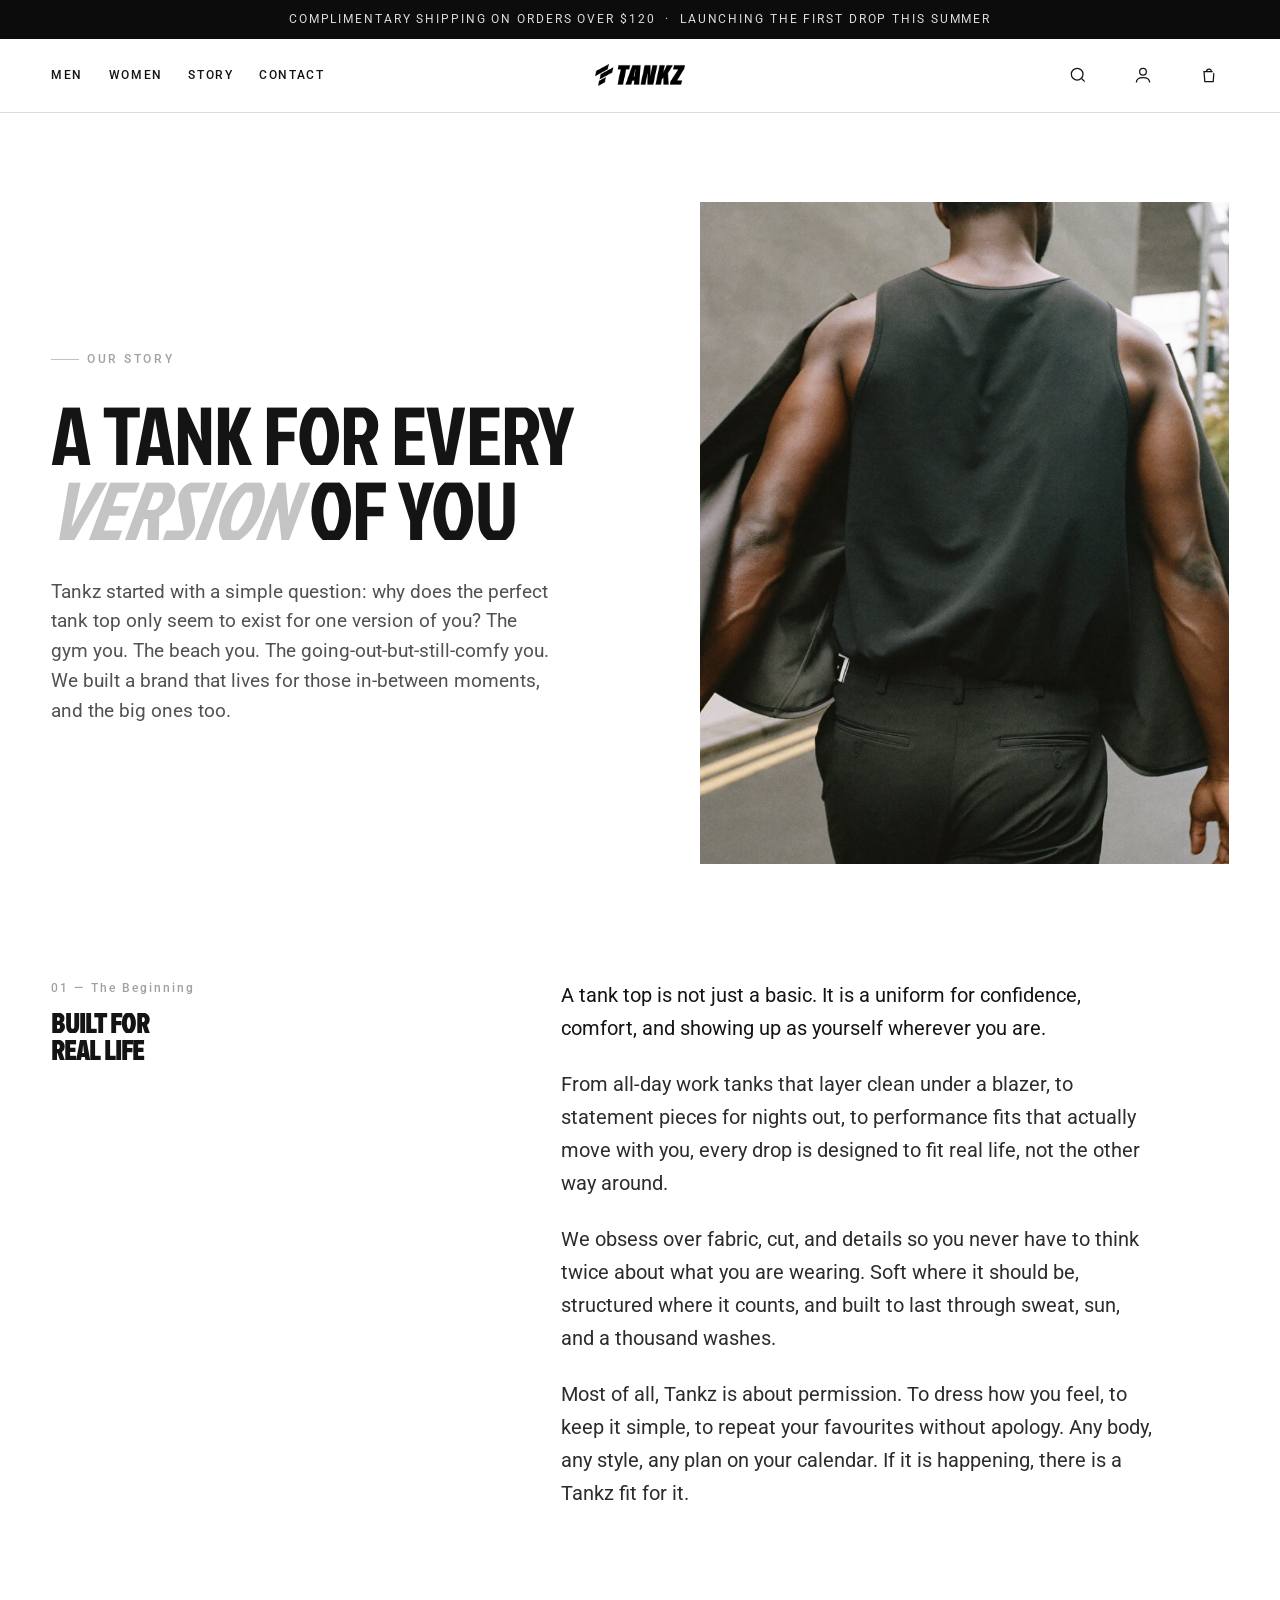
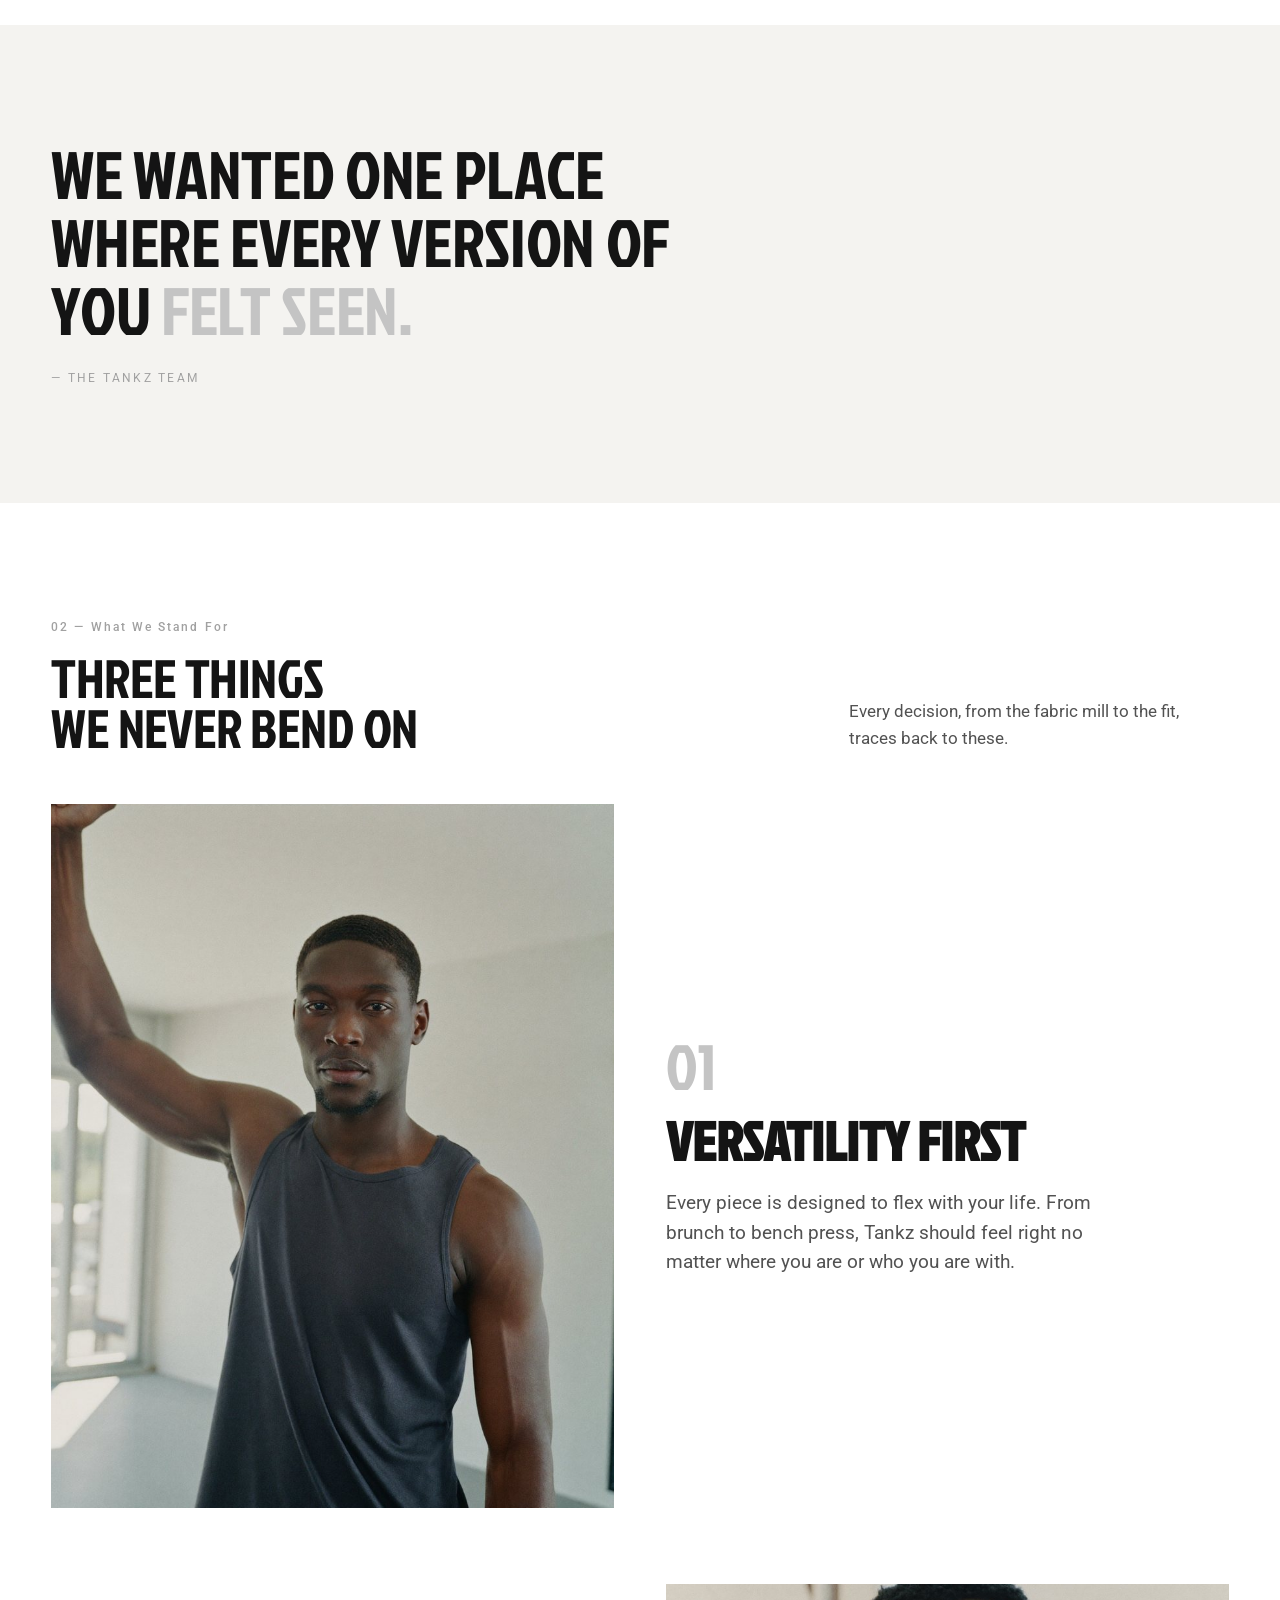
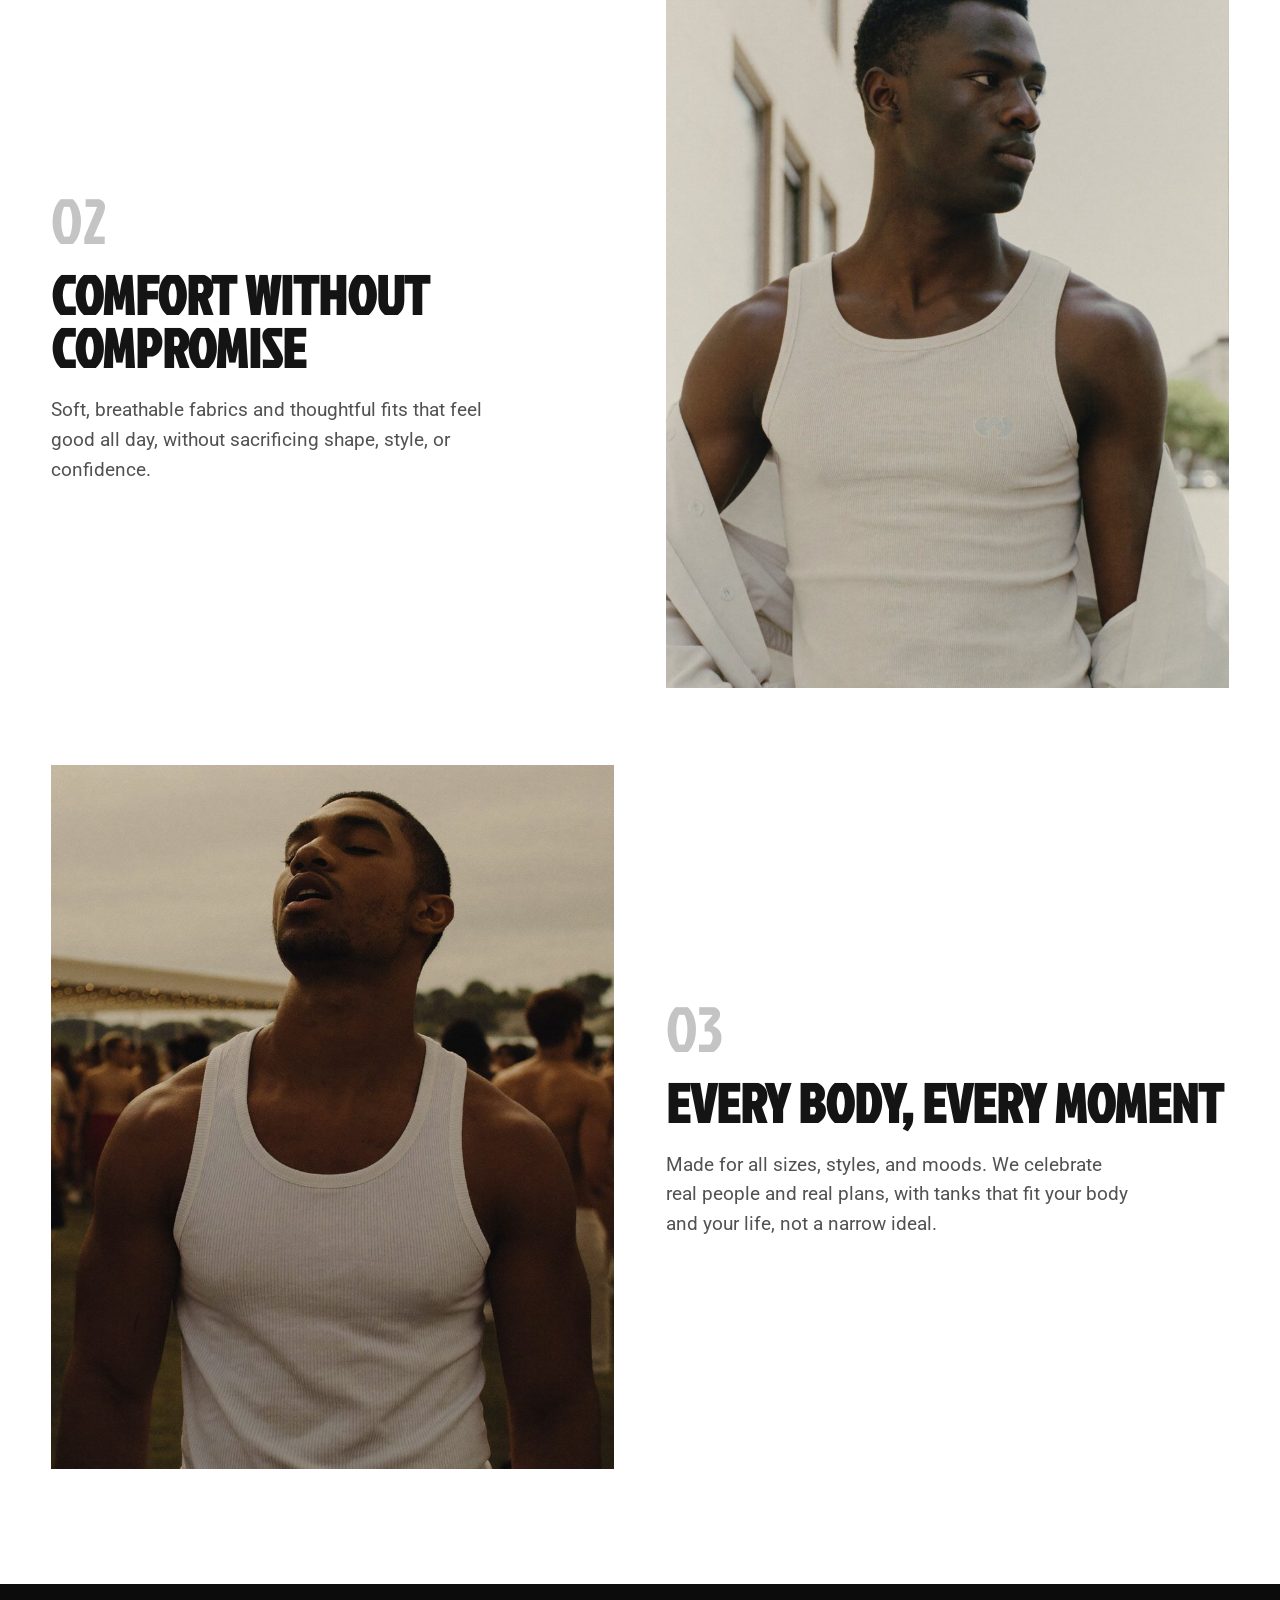
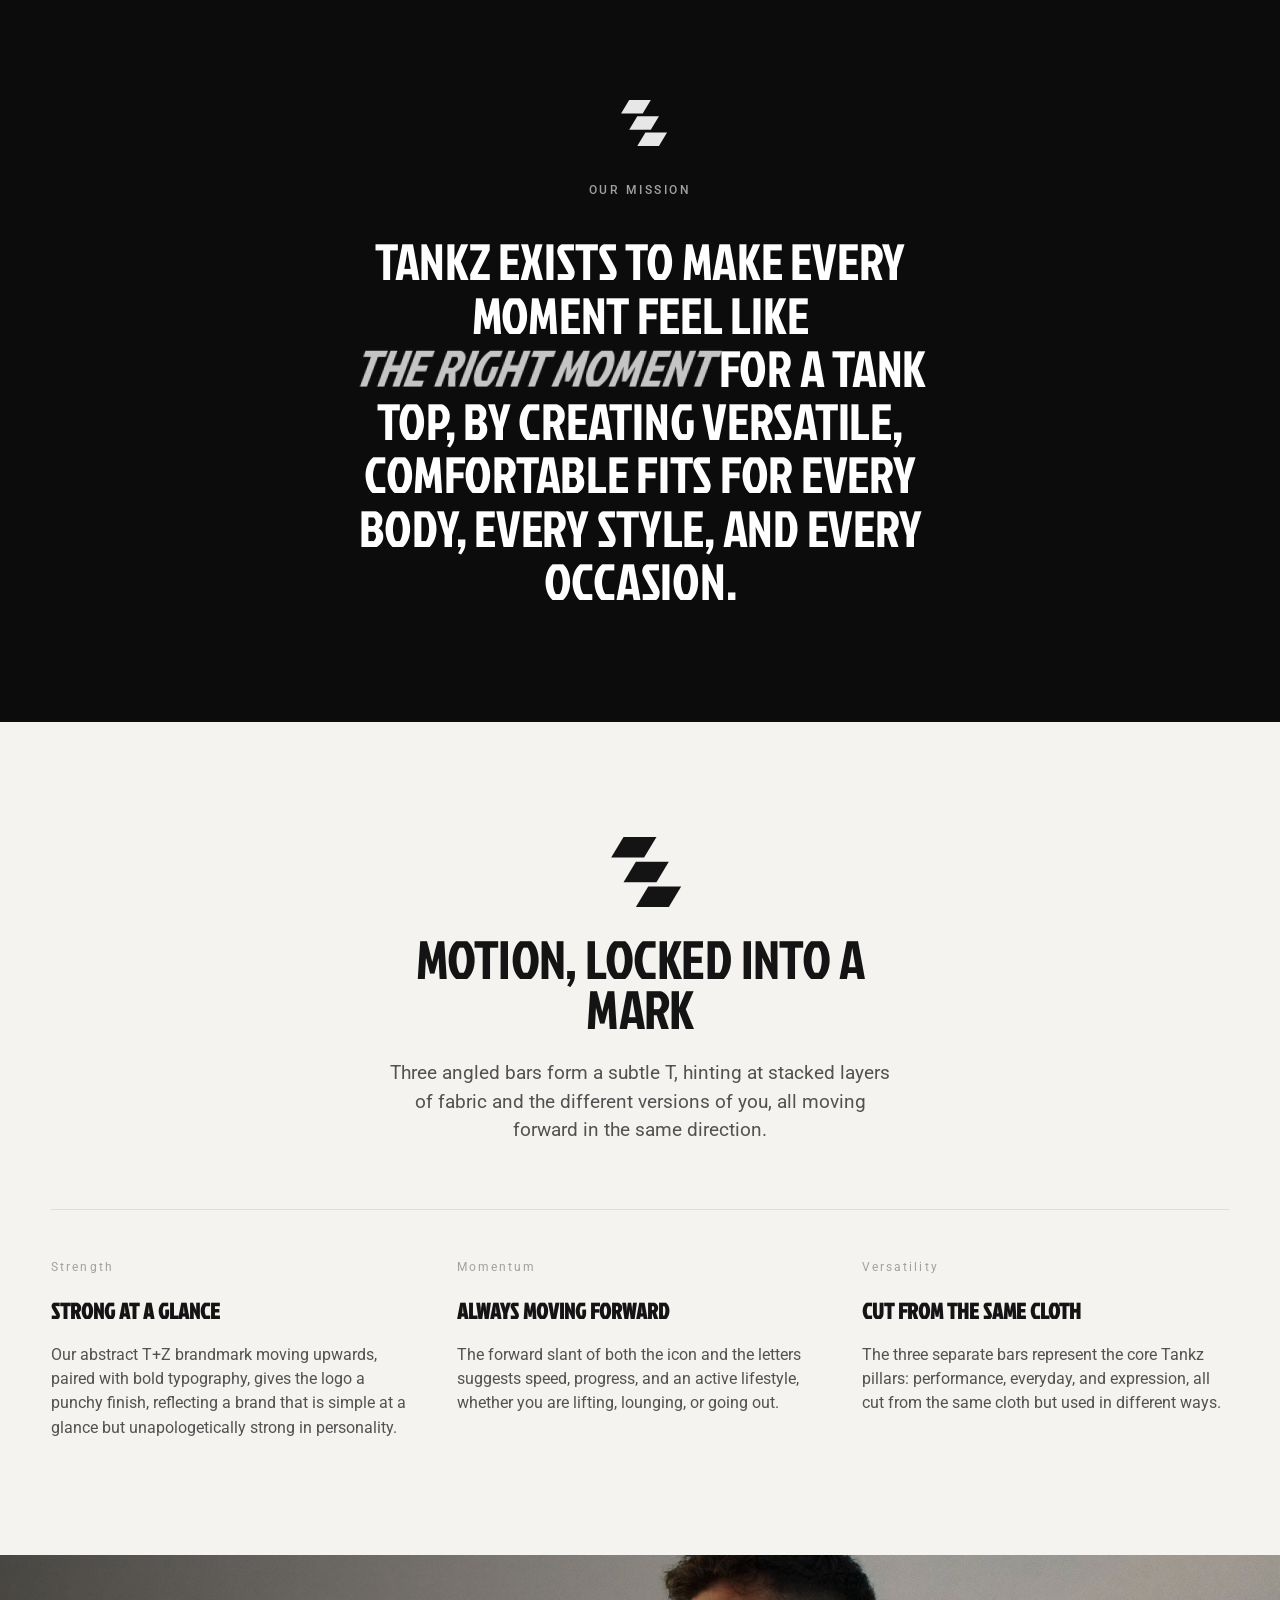
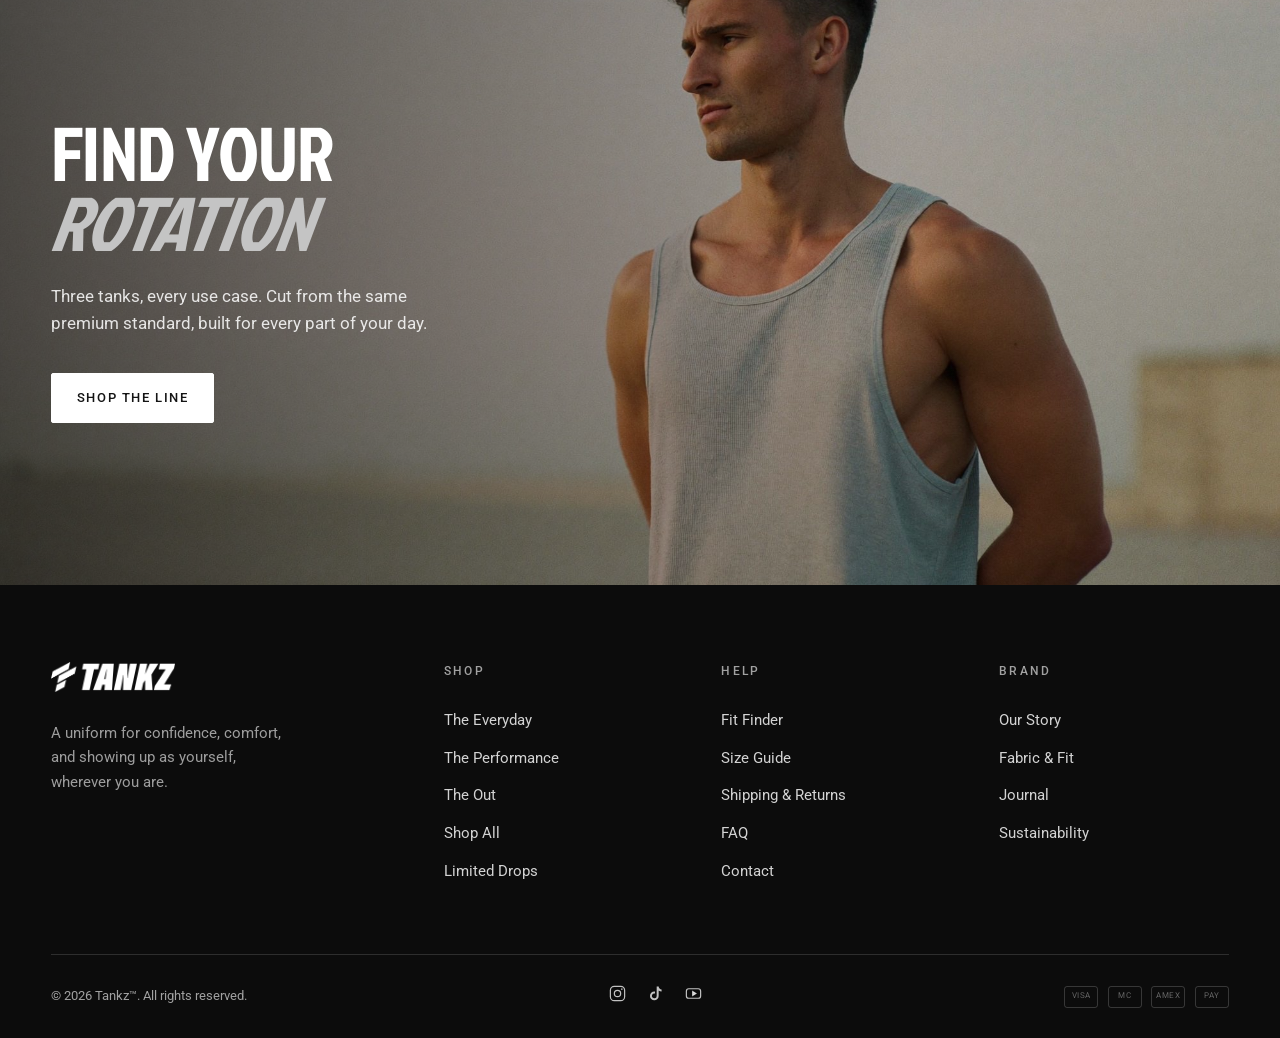
<file: site/story.html>
<!DOCTYPE html>
<html lang="en">
<head>
<meta charset="UTF-8" />
<meta name="viewport" content="width=device-width, initial-scale=1.0" />
<title>Our Story — TANKZ</title>
<meta name="description" content="Why does the perfect tank only seem to exist for one version of you? The story, values, and mission behind TANKZ — a tank for every body, every style, every occasion." />
<link rel="preconnect" href="https://fonts.googleapis.com" />
<link rel="preconnect" href="https://fonts.gstatic.com" crossorigin />
<link href="https://fonts.googleapis.com/css2?family=Jockey+One&family=Roboto:ital,wght@0,300;0,400;0,500;0,700;1,400&display=swap" rel="stylesheet" />
<link rel="stylesheet" href="assets/css/styles.css" />
<link rel="stylesheet" href="assets/css/story.css" />
</head>
<body>
<a class="skip-link" href="#main">Skip to content</a>

<!-- Announcement -->
<div class="announce" role="status">
  <span>Complimentary shipping on orders over $120 &nbsp;·&nbsp; Launching the first drop this summer</span>
</div>

<!-- Header -->
<header class="site-header is-solid" id="header" data-solid="always">
  <div class="wrap header-inner">
    <button class="icon-btn hamburger" id="open-menu" aria-label="Open menu">
      <svg viewBox="0 0 24 24" fill="none" stroke="currentColor" stroke-width="1.5"><path d="M4 7h16M4 12h16M4 17h16"/></svg>
    </button>
    <nav class="nav-left" aria-label="Primary">
      <a class="nav-link" href="shop.html?gender=men">Men</a>
      <a class="nav-link" href="shop.html?gender=women">Women</a>
      <a class="nav-link" href="story.html" aria-current="page">Story</a>
      <a class="nav-link" href="contact.html">Contact</a>
    </nav>
    <a class="logo" href="index.html" aria-label="TANKZ home">
      <img class="logo-img logo-img--light" src="assets/img/logo-white.png" alt="" /><img class="logo-img logo-img--dark" src="assets/img/logo-black.png" alt="" />
    </a>
    <div class="nav-right">
      <button class="icon-btn nav-util" aria-label="Search"><svg viewBox="0 0 24 24" fill="none" stroke="currentColor" stroke-width="1.5"><circle cx="11" cy="11" r="7"/><path d="m20 20-3.5-3.5"/></svg></button>
      <button class="icon-btn nav-util" aria-label="Account"><svg viewBox="0 0 24 24" fill="none" stroke="currentColor" stroke-width="1.5"><circle cx="12" cy="8" r="4"/><path d="M4 21c0-4 3.5-6 8-6s8 2 8 6"/></svg></button>
      <button class="icon-btn cart-btn" id="open-cart" aria-label="Cart, 0 items">
        <svg viewBox="0 0 24 24" fill="none" stroke="currentColor" stroke-width="1.5"><path d="M6 8h12l-1 12H7L6 8Z"/><path d="M9 8a3 3 0 0 1 6 0"/></svg>
        <span class="cart-count">0</span>
      </button>
    </div>
  </div>
</header>

<main id="main" class="page">

<!-- ===================== STORY HERO ===================== -->
<section class="story-hero">
  <div class="wrap">
    <div class="story-hero__text reveal">
      <p class="eyebrow">Our Story</p>
      <h1 class="display story-hero__title">A Tank For Every <em>Version</em> Of You</h1>
      <p class="story-hero__lead">Tankz started with a simple question: why does the perfect tank top only seem to exist for one version of you? The gym you. The beach you. The going-out-but-still-comfy you. We built a brand that lives for those in-between moments, and the big ones too.</p>
    </div>
    <div class="story-hero__media reveal">
      <img src="assets/img/life-street.jpg" alt="A man walking a city street in a black tank layered under an open overshirt, in soft daylight." />
    </div>
  </div>
</section>

<!-- ===================== NARRATIVE ===================== -->
<section class="section story-narrative">
  <div class="wrap">
    <div class="story-narrative__label reveal">
      <span class="section-index">01 — The Beginning</span>
      <h2>Built For<br>Real Life</h2>
    </div>
    <div class="story-prose reveal">
      <p><strong>A tank top is not just a basic. It is a uniform for confidence, comfort, and showing up as yourself wherever you are.</strong></p>
      <p>From all-day work tanks that layer clean under a blazer, to statement pieces for nights out, to performance fits that actually move with you, every drop is designed to fit real life, not the other way around.</p>
      <p>We obsess over fabric, cut, and details so you never have to think twice about what you are wearing. Soft where it should be, structured where it counts, and built to last through sweat, sun, and a thousand washes.</p>
      <p>Most of all, Tankz is about permission. To dress how you feel, to keep it simple, to repeat your favourites without apology. Any body, any style, any plan on your calendar. If it is happening, there is a Tankz fit for it.</p>
    </div>
  </div>
</section>

<!-- ===================== PULL QUOTE ===================== -->
<section class="section story-pull">
  <div class="wrap reveal">
    <p class="story-pull__q">We wanted one place where every version of you <span class="muted">felt seen.</span></p>
    <span class="story-pull__by">— The Tankz Team</span>
  </div>
</section>

<!-- ===================== VALUES ===================== -->
<section class="section">
  <div class="wrap">
    <div class="sec-head reveal">
      <div class="sec-head__title">
        <span class="section-index">02 — What We Stand For</span>
        <h2 class="display">Three Things<br>We Never Bend On</h2>
      </div>
      <p>Every decision, from the fabric mill to the fit, traces back to these.</p>
    </div>

    <div class="values">
      <article class="value-row reveal">
        <div class="value-row__media"><img src="assets/img/life-gym.jpg" alt="A man training with a dumbbell in a charcoal tank in a bright gym." /></div>
        <div class="value-row__body">
          <span class="value-row__n">01</span>
          <h3 class="value-row__t">Versatility First</h3>
          <p class="value-row__d">Every piece is designed to flex with your life. From brunch to bench press, Tankz should feel right no matter where you are or who you are with.</p>
        </div>
      </article>

      <article class="value-row reveal">
        <div class="value-row__media"><img src="assets/img/style-everyday.jpg" alt="A man in a structured off-white everyday tank layered under an open overshirt." /></div>
        <div class="value-row__body">
          <span class="value-row__n">02</span>
          <h3 class="value-row__t">Comfort Without Compromise</h3>
          <p class="value-row__d">Soft, breathable fabrics and thoughtful fits that feel good all day, without sacrificing shape, style, or confidence.</p>
        </div>
      </article>

      <article class="value-row reveal">
        <div class="value-row__media"><img src="assets/img/life-festival.jpg" alt="A man in a white tank at a warm outdoor festival in golden light." /></div>
        <div class="value-row__body">
          <span class="value-row__n">03</span>
          <h3 class="value-row__t">Every Body, Every Moment</h3>
          <p class="value-row__d">Made for all sizes, styles, and moods. We celebrate real people and real plans, with tanks that fit your body and your life, not a narrow ideal.</p>
        </div>
      </article>
    </div>
  </div>
</section>

<!-- ===================== MISSION (dark) ===================== -->
<section class="section mission">
  <div class="wrap reveal">
    <svg class="mission__mark" viewBox="0 0 44 34" aria-hidden="true" fill="currentColor"><path d="M14 0 H30 L24 10 H8 Z"/><path d="M20 12 H36 L30 22 H14 Z"/><path d="M26 24 H42 L36 34 H20 Z"/></svg>
    <p class="eyebrow eyebrow--center mission__eyebrow">Our Mission</p>
    <p class="mission__q">Tankz exists to make every moment feel like <em>the right moment</em> for a tank top, by creating versatile, comfortable fits for every body, every style, and every occasion.</p>
  </div>
</section>

<!-- ===================== BRANDMARK ===================== -->
<section class="section mark">
  <div class="wrap">
    <div class="mark__head reveal">
      <svg class="mark__logo" viewBox="0 0 44 34" aria-hidden="true" fill="currentColor"><path d="M14 0 H30 L24 10 H8 Z"/><path d="M20 12 H36 L30 22 H14 Z"/><path d="M26 24 H42 L36 34 H20 Z"/></svg>
      <h2 class="display">Motion, Locked Into A Mark</h2>
      <p class="lead" style="text-align:center;margin-inline:auto">Three angled bars form a subtle T, hinting at stacked layers of fabric and the different versions of you, all moving forward in the same direction.</p>
    </div>
    <div class="mark__grid reveal-stagger">
      <div class="mark__col">
        <span class="num">Strength</span>
        <h3>Strong At A Glance</h3>
        <p>Our abstract T+Z brandmark moving upwards, paired with bold typography, gives the logo a punchy finish, reflecting a brand that is simple at a glance but unapologetically strong in personality.</p>
      </div>
      <div class="mark__col">
        <span class="num">Momentum</span>
        <h3>Always Moving Forward</h3>
        <p>The forward slant of both the icon and the letters suggests speed, progress, and an active lifestyle, whether you are lifting, lounging, or going out.</p>
      </div>
      <div class="mark__col">
        <span class="num">Versatility</span>
        <h3>Cut From The Same Cloth</h3>
        <p>The three separate bars represent the core Tankz pillars: performance, everyday, and expression, all cut from the same cloth but used in different ways.</p>
      </div>
    </div>
  </div>
</section>

<!-- ===================== CLOSING CTA ===================== -->
<section class="story-cta">
  <img src="assets/img/hero.jpg" alt="A man in a heather-grey tank in soft golden-hour light." />
  <div class="story-cta__inner reveal">
    <h2 class="display">Find Your <em>Rotation</em></h2>
    <p>Three tanks, every use case. Cut from the same premium standard, built for every part of your day.</p>
    <a class="btn btn--solid-light" href="shop.html">Shop The Line</a>
  </div>
</section>

</main>

<!-- ===================== FOOTER ===================== -->
<footer class="site-footer">
  <div class="wrap">
    <div class="footer-top">
      <div class="footer-brand">
        <a class="logo" href="index.html" aria-label="TANKZ home" style="color:#fff">
          <img class="logo-img logo-img--light" src="assets/img/logo-white.png" alt="" /><img class="logo-img logo-img--dark" src="assets/img/logo-black.png" alt="" />
        </a>
        <p>A uniform for confidence, comfort, and showing up as yourself, wherever you are.</p>
      </div>
      <div class="footer-col">
        <h4>Shop</h4>
        <a href="shop.html">The Everyday</a><a href="shop.html">The Performance</a><a href="shop.html">The Out</a><a href="shop.html">Shop All</a><a href="shop.html">Limited Drops</a>
      </div>
      <div class="footer-col">
        <h4>Help</h4>
        <a href="#">Fit Finder</a><a href="#">Size Guide</a><a href="#">Shipping &amp; Returns</a><a href="#">FAQ</a><a href="contact.html">Contact</a>
      </div>
      <div class="footer-col">
        <h4>Brand</h4>
        <a href="story.html">Our Story</a><a href="index.html#fabric">Fabric &amp; Fit</a><a href="#">Journal</a><a href="#">Sustainability</a>
      </div>
    </div>
    <div class="footer-bottom">
      <span>© 2026 Tankz™. All rights reserved.</span>
      <div class="footer-social">
        <a href="#" aria-label="Instagram"><svg viewBox="0 0 24 24" fill="none" stroke="currentColor" stroke-width="1.5"><rect x="3" y="3" width="18" height="18" rx="5"/><circle cx="12" cy="12" r="4"/><circle cx="17.5" cy="6.5" r="1" fill="currentColor" stroke="none"/></svg></a>
        <a href="#" aria-label="TikTok"><svg viewBox="0 0 24 24" fill="currentColor"><path d="M16 3c.3 2.1 1.6 3.7 3.7 4v2.4c-1.4 0-2.7-.4-3.7-1.1V15a5.5 5.5 0 1 1-5.5-5.5c.3 0 .6 0 .9.1v2.5a3 3 0 1 0 2.1 2.9V3H16Z"/></svg></a>
        <a href="#" aria-label="YouTube"><svg viewBox="0 0 24 24" fill="none" stroke="currentColor" stroke-width="1.5"><rect x="3" y="6" width="18" height="12" rx="3"/><path d="M11 9.5v5l4-2.5-4-2.5Z" fill="currentColor"/></svg></a>
      </div>
      <div class="footer-pay" aria-label="Accepted payments"><span>VISA</span><span>MC</span><span>AMEX</span><span>PAY</span></div>
    </div>
  </div>
</footer>

<!-- ===================== OVERLAYS ===================== -->
<div class="scrim" id="scrim"></div>

<aside class="drawer" id="cart-drawer" aria-label="Shopping cart" aria-hidden="true">
  <div class="drawer-head">
    <h3>Your Cart</h3>
    <button class="icon-btn" id="close-cart" aria-label="Close cart"><svg viewBox="0 0 24 24" fill="none" stroke="currentColor" stroke-width="1.5"><path d="M6 6l12 12M18 6 6 18"/></svg></button>
  </div>
  <div class="drawer-body">
    <div class="cart-empty">
      <svg viewBox="0 0 24 24" fill="none" stroke="currentColor" stroke-width="1.2"><path d="M6 8h12l-1 12H7L6 8Z"/><path d="M9 8a3 3 0 0 1 6 0"/></svg>
      <div>
        <p style="font-weight:500;color:var(--ink)">Your cart is empty</p>
        <p style="font-size:0.9rem;margin-top:0.3rem">Every rotation starts with one.</p>
      </div>
      <a class="btn btn--outline" href="shop.html" id="cart-shop">Shop Tanks</a>
    </div>
  </div>
  <div class="drawer-foot">
    <button class="btn btn--ink" style="width:100%" disabled>Checkout</button>
  </div>
</aside>

<nav class="mobile-menu" id="mobile-menu" aria-label="Mobile" aria-hidden="true">
  <div class="mobile-menu__head">
    <img class="logo-img logo-img--mobile" src="assets/img/logo-black.png" alt="TANKZ" />
    <button class="icon-btn" id="close-menu" aria-label="Close menu"><svg viewBox="0 0 24 24" fill="none" stroke="currentColor" stroke-width="1.5"><path d="M6 6l12 12M18 6 6 18"/></svg></button>
  </div>
  <div class="mobile-nav">
    <a href="shop.html?gender=men">Men <span aria-hidden="true">→</span></a>
    <a href="shop.html?gender=women">Women <span aria-hidden="true">→</span></a>
    <a href="story.html">Story <span aria-hidden="true">→</span></a>
    <a href="contact.html">Contact <span aria-hidden="true">→</span></a>
  </div>
  <div class="mobile-foot">
    <a href="#">Account</a><a href="#">Fit Finder</a><a href="contact.html">Contact</a>
  </div>
</nav>

<script src="assets/js/main.js"></script>
</body>
</html>
</file>
<file: site/assets/css/styles.css>
/* ============================================================
   TANKZ — Homepage stylesheet
   Identity-preserved: Jockey One (display) + Roboto (body),
   strict monochrome, light airy canvas, photography carries warmth.
   ============================================================ */

/* ---------- Tokens ---------- */
:root {
  /* Monochrome palette (brand deck 3.3), faint warm/cool neutral tint */
  --paper:      #ffffff;
  --bone:       #f4f3f0;   /* warm off-white for calm bands */
  --off-white:  #ededed;   /* brand token, card sweeps */
  --line:       #dedcd8;   /* hairline borders */
  --grey-light: #c4c4c4;   /* brand token */
  --grey:       #a1a1a1;   /* brand token, meta */
  --slate:      #525252;   /* brand token, body on light */
  --charcoal:   #2c2c2c;   /* brand token */
  --ink:        #141414;   /* near-black working default */
  --ink-deep:   #0c0c0c;   /* rich black for full-bleed dark */

  /* Typography */
  --font-display: "Jockey One", "Arial Narrow", sans-serif;
  --font-body: "Roboto", system-ui, -apple-system, "Segoe UI", sans-serif;

  /* Fluid type scale (>=1.25 ratio) */
  --fs-hero:   clamp(3rem, 9.2vw, 7.5rem);
  --fs-h1:     clamp(2.4rem, 6vw, 4.75rem);
  --fs-h2:     clamp(2rem, 4.4vw, 3.4rem);
  --fs-h3:     clamp(1.3rem, 2.1vw, 1.7rem);
  --fs-lead:   clamp(1.05rem, 1.5vw, 1.3rem);
  --fs-body:   1.0625rem;
  --fs-label:  0.72rem;

  /* Spacing rhythm */
  --space-section: clamp(4.5rem, 9vw, 9.5rem);
  --gutter: clamp(1.25rem, 4vw, 3.5rem);
  --maxw: 1560px;

  /* Motion */
  --ease: cubic-bezier(0.22, 1, 0.36, 1);      /* ease-out-quint */
  --ease-soft: cubic-bezier(0.16, 1, 0.3, 1);  /* ease-out-expo */
  --dur: 0.55s;

  --header-h: 74px;
}

/* ---------- Reset / base ---------- */
*, *::before, *::after { box-sizing: border-box; }
* { margin: 0; }
html { -webkit-text-size-adjust: 100%; scroll-behavior: smooth; }
@media (prefers-reduced-motion: reduce) { html { scroll-behavior: auto; } }

body {
  font-family: var(--font-body);
  font-size: var(--fs-body);
  line-height: 1.6;
  color: var(--ink);
  background: var(--paper);
  -webkit-font-smoothing: antialiased;
  text-rendering: optimizeLegibility;
  overflow-x: hidden;
}

img { display: block; max-width: 100%; height: auto; }
a { color: inherit; text-decoration: none; }
button { font: inherit; color: inherit; background: none; border: none; cursor: pointer; }
ul { list-style: none; padding: 0; }

::selection { background: var(--ink); color: var(--paper); }

:focus-visible {
  outline: 2px solid var(--ink);
  outline-offset: 3px;
  border-radius: 1px;
}

/* ---------- Typography helpers ---------- */
.display {
  font-family: var(--font-display);
  font-weight: 400;
  line-height: 0.92;
  letter-spacing: -0.01em;
  text-transform: uppercase;
}
.italic-slant { font-style: italic; transform: skewX(-7deg); transform-origin: left bottom; }

.eyebrow {
  font-family: var(--font-body);
  font-weight: 500;
  font-size: var(--fs-label);
  letter-spacing: 0.22em;
  text-transform: uppercase;
  color: var(--grey);
  display: inline-flex;
  align-items: center;
  gap: 0.7em;
}
.eyebrow::before {
  content: "";
  width: 28px; height: 1px;
  background: currentColor;
  display: inline-block;
  opacity: 0.65;
}
.eyebrow--center::before { display: none; }

.lead { font-size: var(--fs-lead); line-height: 1.5; color: var(--slate); max-width: 46ch; }

.section-index {
  font-family: var(--font-body);
  font-size: var(--fs-label);
  letter-spacing: 0.18em;
  color: var(--grey);
  font-weight: 500;
}

/* ---------- Layout ---------- */
.wrap { width: 100%; max-width: var(--maxw); margin-inline: auto; padding-inline: var(--gutter); }
.section { padding-block: var(--space-section); }
main { display: block; }

.skip-link {
  position: absolute; left: 1rem; top: -100px;
  background: var(--ink); color: var(--paper);
  padding: 0.7rem 1.1rem; z-index: 200; border-radius: 2px;
  transition: top 0.2s var(--ease);
}
.skip-link:focus { top: 1rem; }

/* ---------- Buttons ---------- */
.btn {
  --bg: var(--ink); --fg: var(--paper); --bd: var(--ink);
  display: inline-flex; align-items: center; justify-content: center; gap: 0.6em;
  font-family: var(--font-body); font-weight: 500;
  font-size: 0.82rem; letter-spacing: 0.12em; text-transform: uppercase;
  padding: 1.02em 1.9em;
  background: var(--bg); color: var(--fg);
  border: 1px solid var(--bd);
  border-radius: 2px;
  transition: background var(--dur) var(--ease), color var(--dur) var(--ease),
              transform 0.3s var(--ease), border-color var(--dur) var(--ease);
  will-change: transform;
}
.btn:hover { transform: translateY(-2px); }
.btn:active { transform: translateY(0); }
.btn--ink:hover { --bg: #000; }
.btn--outline { --bg: transparent; --fg: var(--ink); --bd: var(--ink); }
.btn--outline:hover { --bg: var(--ink); --fg: var(--paper); }
.btn--ghost-light { --bg: transparent; --fg: var(--paper); --bd: rgba(255,255,255,0.55); }
.btn--ghost-light:hover { --bg: var(--paper); --fg: var(--ink); --bd: var(--paper); }
.btn--solid-light { --bg: var(--paper); --fg: var(--ink); --bd: var(--paper); }
.btn--solid-light:hover { --bg: transparent; --fg: var(--paper); }

.textlink {
  display: inline-flex; align-items: center; gap: 0.55em;
  font-weight: 500; font-size: 0.82rem; letter-spacing: 0.12em; text-transform: uppercase;
  padding-bottom: 4px; position: relative;
}
.textlink::after {
  content: ""; position: absolute; left: 0; bottom: 0; height: 1px; width: 100%;
  background: currentColor; transform: scaleX(1); transform-origin: right;
  transition: transform 0.5s var(--ease);
}
.textlink:hover::after { transform: scaleX(0); transform-origin: left; }
.textlink .arr { transition: transform 0.4s var(--ease); }
.textlink:hover .arr { transform: translateX(5px); }

/* ============================================================
   Announcement bar
   ============================================================ */
.announce {
  background: var(--ink-deep); color: var(--paper);
  text-align: center; font-size: 0.74rem; letter-spacing: 0.16em;
  text-transform: uppercase; padding: 0.62rem 1rem; font-weight: 400;
  position: relative; z-index: 60; margin-bottom: -1px;
}
.announce span { opacity: 0.86; }

/* ============================================================
   Header
   ============================================================ */
.site-header {
  position: sticky; top: 0; z-index: 50;
  transition: background var(--dur) var(--ease), border-color var(--dur) var(--ease), color var(--dur) var(--ease);
  color: var(--paper);
  border-bottom: 1px solid transparent;
}
.site-header.is-solid {
  background: var(--paper); color: var(--ink);
  border-bottom-color: var(--line);
}
.header-inner {
  display: grid; grid-template-columns: 1fr auto 1fr; align-items: center;
  height: var(--header-h); gap: 1rem;
}
.nav-left, .nav-right { display: flex; align-items: center; gap: clamp(1rem, 2vw, 2.1rem); }
.nav-right { justify-content: flex-end; }
.nav-link {
  font-size: 0.78rem; letter-spacing: 0.13em; text-transform: uppercase; font-weight: 500;
  position: relative; padding-block: 0.5rem; white-space: nowrap;
}
.nav-link::after {
  content: ""; position: absolute; left: 0; bottom: 2px; height: 1px; width: 100%;
  background: currentColor; transform: scaleX(0); transform-origin: left;
  transition: transform 0.45s var(--ease);
}
.nav-link:hover::after { transform: scaleX(1); }
.icon-btn { display: inline-flex; align-items: center; justify-content: center; width: 40px; height: 40px; }
.icon-btn svg { width: 20px; height: 20px; }
.cart-btn { position: relative; }
.cart-count {
  position: absolute; top: 4px; right: 2px;
  background: currentColor; color: var(--paper); width: 16px; height: 16px;
  border-radius: 50%; font-size: 0.6rem; display: grid; place-items: center; font-weight: 500;
}
.site-header.is-solid .cart-count { color: var(--paper); }
.site-header:not(.is-solid) .cart-count { mix-blend-mode: difference; }

/* Logo (official lockup images: white over dark, black over light) */
.logo { display: inline-flex; align-items: center; }
.logo-img { display: block; height: 22px; width: auto; }
.logo-img--dark { display: none; }
/* Header is transparent over the hero (white logo), turns solid on scroll (black logo) */
.site-header.is-solid .logo-img--light { display: none; }
.site-header.is-solid .logo-img--dark { display: block; }
/* Mobile-menu lockup sits on a light background, so it's always the black version */
.logo-img--mobile { height: 24px; }

.hamburger { display: none; }

/* ============================================================
   Hero
   ============================================================ */
.hero {
  position: relative;
  min-height: min(92vh, 920px);
  margin-top: calc(-1 * var(--header-h));
  padding-top: var(--header-h);
  display: flex; align-items: flex-end;
  color: var(--paper);
  overflow: hidden;
}
.hero-media { position: absolute; inset: 0; z-index: -2; }
.hero-media picture { display: block; width: 100%; height: 100%; }
.hero-media img { width: 100%; height: 100%; object-fit: cover; object-position: 72% center; }
.hero-media::after {
  content: ""; position: absolute; inset: 0;
  background:
    linear-gradient(90deg, rgba(8,8,8,0.62) 0%, rgba(8,8,8,0.28) 38%, rgba(8,8,8,0) 64%),
    linear-gradient(0deg, rgba(8,8,8,0.55) 0%, rgba(8,8,8,0) 42%);
}
.hero-inner { width: 100%; max-width: var(--maxw); margin-inline: auto; padding-inline: var(--gutter); padding-bottom: clamp(3rem, 6vw, 5.5rem); }
.hero-eyebrow { color: rgba(255,255,255,0.82); margin-bottom: 1.4rem; }
.hero-title { font-size: var(--fs-hero); max-width: 16ch; margin-bottom: 1.6rem; }
.hero-title .accent { display: block; font-style: italic; transform: skewX(-7deg); transform-origin: left; }
.hero-sub { font-size: var(--fs-lead); max-width: 40ch; color: rgba(255,255,255,0.9); margin-bottom: 2.4rem; line-height: 1.5; }
.hero-cta { display: flex; flex-wrap: wrap; gap: 0.9rem; }
.hero-scroll {
  position: absolute; right: var(--gutter); bottom: clamp(3rem, 6vw, 5.5rem);
  display: flex; align-items: center; gap: 0.7rem; writing-mode: vertical-rl;
  font-size: 0.66rem; letter-spacing: 0.25em; text-transform: uppercase; color: rgba(255,255,255,0.7);
}
.hero-scroll .bar { width: 1px; height: 46px; background: rgba(255,255,255,0.5); position: relative; overflow: hidden; }
.hero-scroll .bar::after { content:""; position:absolute; inset:0; background: var(--paper); animation: scrollbar 2.4s var(--ease) infinite; }
@keyframes scrollbar { 0%{transform:translateY(-100%)} 60%,100%{transform:translateY(100%)} }

/* ============================================================
   Statement band
   ============================================================ */
.statement { text-align: left; }
.statement .wrap { display: grid; grid-template-columns: minmax(0, 1fr); gap: 2rem; }
.statement-quote {
  font-family: var(--font-display); text-transform: uppercase; line-height: 1.0;
  font-size: clamp(1.9rem, 4.6vw, 3.7rem); letter-spacing: -0.005em;
  max-width: 19ch;
}
.statement-quote .muted { color: var(--grey-light); }
.statement-foot { display: flex; flex-wrap: wrap; gap: 1.5rem 2.5rem; align-items: end; justify-content: space-between; border-top: 1px solid var(--line); padding-top: 1.8rem; }

/* ============================================================
   Section header (shared)
   ============================================================ */
.sec-head { display: flex; flex-wrap: wrap; align-items: flex-end; justify-content: space-between; gap: 1.4rem; margin-bottom: clamp(2.2rem, 4vw, 3.6rem); }
.sec-head__title { display: flex; flex-direction: column; gap: 1rem; }
.sec-head h2 { font-size: var(--fs-h2); }
.sec-head p { max-width: 38ch; color: var(--slate); }

/* ============================================================
   Styles (3 core builds)
   ============================================================ */
.styles { background: var(--bone); }
.style-grid { display: grid; grid-template-columns: repeat(3, 1fr); gap: clamp(0.8rem, 1.6vw, 1.6rem); }
.style-card { display: block; position: relative; }
.style-card__media { position: relative; overflow: hidden; aspect-ratio: 3/4; background: var(--off-white); }
.style-card__media img { width: 100%; height: 100%; object-fit: cover; transition: transform 1.1s var(--ease-soft); }
.style-card:hover .style-card__media img { transform: scale(1.045); }
.style-card__idx { position: absolute; top: 1rem; left: 1rem; color: var(--paper); font-size: var(--fs-label); letter-spacing: 0.18em; mix-blend-mode: difference; }
.style-card__body { padding-top: 1.25rem; display: flex; justify-content: space-between; align-items: baseline; gap: 1rem; }
.style-card__name { font-family: var(--font-display); text-transform: uppercase; font-size: var(--fs-h3); line-height: 1; }
.style-card__price { color: var(--slate); font-size: 0.9rem; white-space: nowrap; }
.style-card__desc { color: var(--slate); font-size: 0.95rem; margin-top: 0.5rem; max-width: 34ch; }
.style-card__cta { margin-top: 0.9rem; }

/* ============================================================
   Lifestyle scroller
   ============================================================ */
.life-scroller {
  display: grid; grid-template-columns: repeat(5, 1fr);
  gap: clamp(0.5rem, 1vw, 1rem);
}
@media (max-width: 900px) { .life-scroller { grid-template-columns: repeat(3, 1fr); } }
@media (max-width: 560px) { .life-scroller { grid-template-columns: repeat(2, 1fr); } }
.life-card { position: relative; overflow: hidden; aspect-ratio: 3/4; color: var(--paper); display: flex; align-items: flex-end; }
.life-card img { position: absolute; inset: 0; width: 100%; height: 100%; object-fit: cover; transition: transform 1.1s var(--ease-soft); z-index: -1; }
.life-card::after { content:""; position:absolute; inset:0; background: linear-gradient(0deg, rgba(8,8,8,0.62), rgba(8,8,8,0) 55%); z-index: -1; }
.life-card:hover img { transform: scale(1.05); }
.life-card__body { padding: clamp(0.85rem, 1.1vw, 1.3rem); width: 100%; display: flex; align-items: center; justify-content: space-between; gap: 0.5rem; }
.life-card__name { font-family: var(--font-display); text-transform: uppercase; font-size: clamp(1.05rem, 1.5vw, 1.5rem); line-height: 1; }
.life-card__num { font-size: 0.7rem; letter-spacing: 0.18em; opacity: 0.8; }
.life-card__plus { width: 30px; height: 30px; flex: none; border: 1px solid rgba(255,255,255,0.6); border-radius: 50%; display: grid; place-items: center; transition: background 0.4s var(--ease), color 0.4s var(--ease); }
.life-card:hover .life-card__plus { background: var(--paper); color: var(--ink); }

/* ============================================================
   Fabric band
   ============================================================ */
.fabric { background: var(--ink); color: var(--paper); }
.fabric-grid { display: grid; grid-template-columns: 1.05fr 0.95fr; gap: clamp(2rem, 5vw, 5rem); align-items: center; }
.fabric-media { position: relative; aspect-ratio: 4/3; overflow: hidden; }
.fabric-media img { width: 100%; height: 100%; object-fit: cover; }
.fabric-eyebrow { color: var(--grey); margin-bottom: 1.5rem; }
.fabric h2 { font-size: var(--fs-h2); margin-bottom: 1.4rem; max-width: 16ch; }
.fabric-lead { color: rgba(255,255,255,0.78); max-width: 44ch; margin-bottom: 2.6rem; line-height: 1.6; }
.spec-list { display: grid; gap: 0; border-top: 1px solid rgba(255,255,255,0.16); }
.spec { display: grid; grid-template-columns: auto 1fr; gap: 1.2rem; padding: 1.3rem 0; border-bottom: 1px solid rgba(255,255,255,0.16); align-items: baseline; }
.spec__n { font-family: var(--font-display); font-size: 1rem; color: var(--grey); }
.spec__t { }
.spec__t strong { font-weight: 500; font-size: 1.02rem; letter-spacing: 0.01em; }
.spec__t span { display: block; color: rgba(255,255,255,0.62); font-size: 0.92rem; margin-top: 0.2rem; }

/* ============================================================
   Dark editorial moment
   ============================================================ */
.editorial { position: relative; min-height: min(78vh, 760px); display: flex; align-items: center; color: var(--paper); overflow: hidden; }
.editorial img { position: absolute; inset: 0; width: 100%; height: 100%; object-fit: cover; object-position: center 30%; z-index: -2; }
.editorial::after { content:""; position:absolute; inset:0; background: linear-gradient(90deg, rgba(6,6,6,0.7), rgba(6,6,6,0.15) 70%); z-index: -1; }
.editorial-inner { max-width: var(--maxw); margin-inline: auto; padding-inline: var(--gutter); width: 100%; }
.editorial h2 { font-size: var(--fs-h1); max-width: 14ch; margin-bottom: 1.4rem; }
.editorial h2 em { font-style: italic; color: var(--grey-light); }
.editorial p { max-width: 38ch; color: rgba(255,255,255,0.82); margin-bottom: 2rem; }

/* ============================================================
   Best sellers rail
   ============================================================ */
.rail-scroller {
  display: grid; grid-auto-flow: column; grid-auto-columns: clamp(250px, 23vw, 340px);
  gap: clamp(0.8rem, 1.5vw, 1.4rem); overflow-x: auto; scroll-snap-type: x mandatory;
  margin-inline: calc(-1 * var(--gutter)); padding-inline: var(--gutter); padding-bottom: 1rem;
  scrollbar-width: thin;
}
.rail-scroller::-webkit-scrollbar { height: 3px; }
.rail-scroller::-webkit-scrollbar-thumb { background: var(--grey-light); }
.product-card { scroll-snap-align: start; }
.product-card__media { position: relative; aspect-ratio: 3/4; overflow: hidden; background: var(--off-white); }
.product-card__media img { width: 100%; height: 100%; object-fit: cover; transition: transform 1s var(--ease-soft); }
.product-card:hover .product-card__media img { transform: scale(1.04); }
.product-tag {
  position: absolute; top: 0.9rem; left: 0.9rem; background: rgba(255,255,255,0.92); color: var(--ink);
  font-size: 0.62rem; letter-spacing: 0.16em; text-transform: uppercase; padding: 0.4em 0.7em; font-weight: 500;
}
.product-tag--ink { background: var(--ink); color: var(--paper); }
.product-quickadd {
  position: absolute; left: 0.9rem; right: 0.9rem; bottom: 0.9rem;
  background: var(--paper); color: var(--ink); text-align: center;
  font-size: 0.72rem; letter-spacing: 0.14em; text-transform: uppercase; font-weight: 500;
  padding: 0.95em; opacity: 0; transform: translateY(8px); transition: opacity 0.4s var(--ease), transform 0.4s var(--ease);
}
.product-card:hover .product-quickadd, .product-card:focus-within .product-quickadd { opacity: 1; transform: translateY(0); }
.product-card__body { padding-top: 1rem; }
.product-card__row { display: flex; justify-content: space-between; gap: 1rem; align-items: baseline; }
.product-card__name { font-weight: 500; letter-spacing: 0.01em; }
.product-card__price { color: var(--slate); font-size: 0.95rem; }
.swatches { display: flex; gap: 0.4rem; margin-top: 0.7rem; }
.swatch-dot { width: 13px; height: 13px; border-radius: 50%; border: 1px solid var(--line); box-shadow: inset 0 0 0 2px var(--paper); }

/* ============================================================
   Colour story
   ============================================================ */
.colour { background: var(--bone); }
.colour-grid { display: grid; grid-template-columns: 0.8fr 1.2fr; gap: clamp(2rem, 5vw, 5rem); align-items: center; }
.colour h2 { font-size: var(--fs-h2); margin-bottom: 1.3rem; max-width: 14ch; }
.colour p { color: var(--slate); max-width: 40ch; margin-bottom: 1.6rem; }
.palette-group { margin-bottom: 1.8rem; }
.palette-group h3 { font-size: 0.74rem; letter-spacing: 0.2em; text-transform: uppercase; color: var(--grey); margin-bottom: 1rem; font-weight: 500; }
.palette-row { display: flex; flex-wrap: wrap; gap: 1.2rem; }
.chip { display: flex; flex-direction: column; gap: 0.6rem; align-items: center; }
.chip span:first-child { width: clamp(54px, 6vw, 84px); aspect-ratio: 1; border-radius: 50%; border: 1px solid rgba(0,0,0,0.08); }
.chip span:last-child { font-size: 0.62rem; letter-spacing: 0.08em; color: var(--grey); text-transform: uppercase; }

/* ============================================================
   Fit finder teaser
   ============================================================ */
.fitfinder { background: var(--ink); color: var(--paper); text-align: center; }
.fitfinder .wrap { display: flex; flex-direction: column; align-items: center; gap: 1.5rem; }
.fitfinder .big { font-family: var(--font-display); text-transform: uppercase; font-size: clamp(2.4rem, 6vw, 4.6rem); line-height: 0.95; max-width: 18ch; }
.fitfinder .big em { font-style: italic; transform: skewX(-7deg); display: inline-block; color: var(--grey-light); }
.fitfinder p { color: rgba(255,255,255,0.74); max-width: 44ch; }
.fitfinder .stat { display: inline-flex; align-items: baseline; gap: 0.5rem; }

/* ============================================================
   Community
   ============================================================ */
.community .sec-head { margin-bottom: clamp(1.8rem, 3vw, 2.6rem); }
.community-grid { display: grid; grid-template-columns: repeat(3, 1fr); gap: clamp(0.6rem, 1.2vw, 1rem); }
.community-grid a { position: relative; overflow: hidden; aspect-ratio: 4/5; background: var(--off-white); }
.community-grid img { width: 100%; height: 100%; object-fit: cover; transition: transform 0.9s var(--ease-soft); }
.community-grid a:hover img { transform: scale(1.06); }
.community-grid a::after {
  content: ""; position: absolute; inset: 0; background: rgba(12,12,12,0.0); transition: background 0.4s var(--ease);
}
.community-grid a:hover::after { background: rgba(12,12,12,0.18); }
.community-grid a .comm-tag { position: absolute; left: 0.85rem; bottom: 0.8rem; color: #fff; font-size: 0.7rem; letter-spacing: 0.12em; text-transform: uppercase; opacity: 0; transform: translateY(6px); transition: opacity 0.4s var(--ease), transform 0.4s var(--ease); z-index: 1; }
.community-grid a:hover .comm-tag { opacity: 1; transform: none; }

/* ============================================================
   Newsletter
   ============================================================ */
.newsletter { background: var(--paper); border-top: 1px solid var(--line); }
.news-grid { display: grid; grid-template-columns: 1fr 1fr; gap: clamp(2rem, 5vw, 5rem); align-items: center; }
.news h2 { font-size: var(--fs-h2); max-width: 14ch; }
.news p { color: var(--slate); max-width: 40ch; margin-top: 1rem; }
.news-form { display: flex; flex-direction: column; gap: 0.9rem; }
.field { display: flex; border-bottom: 1px solid var(--ink); }
.field input {
  flex: 1; border: none; background: none; padding: 1rem 0.2rem; font-size: 1.05rem; font-family: var(--font-body); color: var(--ink);
}
.field input::placeholder { color: var(--grey); }
.field input:focus { outline: none; }
.field button { padding: 0 0.6rem; display: inline-flex; align-items: center; }
.field button svg { width: 22px; height: 22px; }
.news-fine { font-size: 0.78rem; color: var(--grey); }

/* ============================================================
   Footer
   ============================================================ */
.site-footer { background: var(--ink-deep); color: var(--paper); padding-top: clamp(3.5rem, 6vw, 5.5rem); }
.footer-top { display: grid; grid-template-columns: 1.5fr repeat(3, 1fr); gap: clamp(2rem, 4vw, 3rem); padding-bottom: clamp(3rem, 5vw, 4.5rem); }
.footer-brand .logo-img { height: 30px; }
.footer-brand p { color: rgba(255,255,255,0.6); max-width: 30ch; margin-top: 1.3rem; font-size: 0.95rem; }
.footer-col h4 { font-size: 0.72rem; letter-spacing: 0.2em; text-transform: uppercase; color: var(--grey); margin-bottom: 1.3rem; font-weight: 500; }
.footer-col a { display: block; padding: 0.42rem 0; color: rgba(255,255,255,0.82); font-size: 0.95rem; transition: color 0.3s var(--ease); }
.footer-col a:hover { color: var(--paper); }
.footer-bottom { display: flex; flex-wrap: wrap; gap: 1rem 2rem; justify-content: space-between; align-items: center; padding-block: 1.8rem; border-top: 1px solid rgba(255,255,255,0.14); color: var(--grey); font-size: 0.8rem; }
.footer-social { display: flex; gap: 1.2rem; }
.footer-social a { color: rgba(255,255,255,0.75); }
.footer-social svg { width: 19px; height: 19px; }
.footer-pay { display: flex; gap: 0.6rem; opacity: 0.6; }
.footer-pay span { width: 34px; height: 22px; border: 1px solid rgba(255,255,255,0.3); border-radius: 3px; display: grid; place-items: center; font-size: 0.5rem; letter-spacing: 0.05em; }

/* ============================================================
   Cart drawer + mobile menu (off-canvas)
   ============================================================ */
.scrim {
  position: fixed; inset: 0; background: rgba(10,10,10,0.5); opacity: 0; visibility: hidden;
  transition: opacity 0.5s var(--ease), visibility 0.5s; z-index: 90; backdrop-filter: blur(2px);
}
.scrim.is-open { opacity: 1; visibility: visible; }

.drawer {
  position: fixed; top: 0; right: 0; height: 100%; width: min(440px, 92vw);
  background: var(--paper); z-index: 100; transform: translateX(100%);
  transition: transform 0.6s var(--ease-soft); display: flex; flex-direction: column;
}
.drawer.is-open { transform: translateX(0); }
.drawer-head { display: flex; align-items: center; justify-content: space-between; padding: 1.6rem var(--gutter); border-bottom: 1px solid var(--line); }
.drawer-head h3 { font-family: var(--font-display); text-transform: uppercase; font-size: 1.25rem; }
.drawer-body { flex: 1; overflow-y: auto; padding: 2rem var(--gutter); display: flex; flex-direction: column; }
.cart-empty { margin: auto; text-align: center; color: var(--slate); display: flex; flex-direction: column; gap: 1.4rem; align-items: center; }
.cart-empty svg { width: 40px; height: 40px; color: var(--grey-light); }
.drawer-foot { padding: 1.6rem var(--gutter); border-top: 1px solid var(--line); }

/* Mobile menu */
.mobile-menu {
  position: fixed; inset: 0; background: var(--paper); z-index: 100;
  transform: translateX(-100%); transition: transform 0.6s var(--ease-soft);
  display: flex; flex-direction: column; padding: 1.2rem var(--gutter) 2rem;
}
.mobile-menu.is-open { transform: translateX(0); }
.mobile-menu__head { display: flex; align-items: center; justify-content: space-between; height: var(--header-h); }
.mobile-nav { display: flex; flex-direction: column; margin-top: 2rem; }
.mobile-nav a {
  font-family: var(--font-display); text-transform: uppercase; font-size: clamp(2rem, 9vw, 3rem);
  padding: 0.5rem 0; border-bottom: 1px solid var(--line); display: flex; justify-content: space-between; align-items: center;
}
.mobile-foot { margin-top: auto; display: flex; gap: 1.5rem; padding-top: 2rem; color: var(--slate); font-size: 0.85rem; }

/* ============================================================
   Reveal animation
   ============================================================ */
.reveal { opacity: 0; transform: translateY(26px); transition: opacity 0.9s var(--ease-soft), transform 0.9s var(--ease-soft); }
.reveal.is-in { opacity: 1; transform: none; }
.reveal-stagger > * { opacity: 0; transform: translateY(26px); transition: opacity 0.8s var(--ease-soft), transform 0.8s var(--ease-soft); }
.reveal-stagger.is-in > * { opacity: 1; transform: none; }
.reveal-stagger.is-in > *:nth-child(2) { transition-delay: 0.09s; }
.reveal-stagger.is-in > *:nth-child(3) { transition-delay: 0.18s; }
.reveal-stagger.is-in > *:nth-child(4) { transition-delay: 0.27s; }
.reveal-stagger.is-in > *:nth-child(5) { transition-delay: 0.36s; }

@media (prefers-reduced-motion: reduce) {
  .reveal, .reveal-stagger > * { opacity: 1 !important; transform: none !important; transition: none !important; }
  .style-card__media img, .life-card img, .product-card__media img, .community-grid img { transition: none !important; }
  .hero-scroll .bar::after { animation: none; }
}

/* ============================================================
   Responsive
   ============================================================ */
@media (max-width: 1080px) {
  .footer-top { grid-template-columns: 1fr 1fr; }
  .footer-brand { grid-column: 1 / -1; }
}
@media (max-width: 900px) {
  :root { --header-h: 64px; }
  .nav-left { display: none; }
  .nav-util { display: none; }
  .hamburger { display: inline-flex; }
  .header-inner { grid-template-columns: auto 1fr auto; }
  .nav-right { gap: 0.4rem; }
  .logo { justify-self: center; }
  .style-grid { grid-template-columns: 1fr; gap: 2.5rem; }
  .style-card { display: grid; grid-template-columns: 1fr 1fr; gap: 1.5rem; align-items: center; }
  .style-card__media { aspect-ratio: 3/4; }
  .fabric-grid, .colour-grid, .news-grid { grid-template-columns: 1fr; }
  .fabric-media { order: -1; }
  .colour-grid .colour-media { order: -1; }
  .community-grid { grid-template-columns: repeat(2, 1fr); }
  .community-grid .tall { grid-row: span 1; }
  .editorial { min-height: 70vh; }
}
@media (max-width: 560px) {
  .hero { min-height: min(88vh, 720px); }
  .hero-scroll { display: none; }
  .style-card { grid-template-columns: 1fr; }
  .style-card__media { aspect-ratio: 4/5; }
  .sec-head { flex-direction: column; align-items: flex-start; }
  .statement-foot { flex-direction: column; align-items: flex-start; gap: 1.5rem; }
  .footer-top { grid-template-columns: 1fr; }
  .footer-bottom { flex-direction: column; align-items: flex-start; }
  .btn { width: 100%; }
  .hero-cta { width: 100%; }
}

/* ============================================================
   Cart line item (populated state, shared)
   ============================================================ */
.cart-line { display: grid; grid-template-columns: 72px 1fr auto; gap: 1rem; align-items: start; padding-bottom: 1.5rem; border-bottom: 1px solid var(--line); }
.cart-line__media { display: block; aspect-ratio: 3/4; background: var(--off-white); overflow: hidden; }
.cart-line__media img { width: 100%; height: 100%; object-fit: cover; }
.cart-line__info { display: flex; flex-direction: column; gap: 0.25rem; }
.cart-line__name { font-weight: 500; }
.cart-line__meta { font-size: 0.82rem; color: var(--grey); }
.cart-line__price { font-size: 0.95rem; color: var(--slate); }
.cart-note { margin-top: 1.3rem; font-size: 0.8rem; color: var(--grey); }

/* ============================================================
   Breadcrumb (shared: shop + pdp)
   ============================================================ */
.breadcrumb { display: flex; flex-wrap: wrap; align-items: center; gap: 0.5rem; font-size: 0.74rem; letter-spacing: 0.1em; text-transform: uppercase; color: var(--grey); }
.breadcrumb a { color: var(--grey); transition: color 0.3s var(--ease); }
.breadcrumb a:hover { color: var(--ink); }
.breadcrumb .sep { opacity: 0.5; }
.breadcrumb .current { color: var(--ink); }

/* Utility */
.is-locked { overflow: hidden; }
.sr-only { position: absolute; width: 1px; height: 1px; padding: 0; margin: -1px; overflow: hidden; clip: rect(0,0,0,0); border: 0; }
</file>
<file: site/assets/css/contact.css>
/* ============================================================
   TANKZ — Contact page
   Uses shared tokens + components from styles.css.
   ============================================================ */

/* ---------- Hero ---------- */
.contact-hero { padding-top: clamp(2.5rem, 5vw, 4.5rem); padding-bottom: clamp(2.5rem, 5vw, 4.5rem); }
.contact-hero__grid {
  display: grid; grid-template-columns: 1.05fr 0.95fr;
  gap: clamp(2rem, 5vw, 5rem); align-items: center;
}
.contact-hero__title { font-size: var(--fs-h1); margin: 1.3rem 0 1.5rem; max-width: 12ch; }
.contact-hero__title em { font-style: italic; transform: skewX(-7deg); display: inline-block; color: var(--grey-light); }
.contact-hero__lead { font-size: var(--fs-lead); line-height: 1.5; color: var(--slate); max-width: 44ch; }
.contact-hero__quick { display: flex; flex-wrap: wrap; gap: 1.6rem; margin-top: 2rem; }
.contact-hero__quick a {
  font-weight: 500; font-size: 0.82rem; letter-spacing: 0.12em; text-transform: uppercase;
  padding-bottom: 4px; border-bottom: 1px solid var(--ink); transition: opacity 0.3s var(--ease);
}
.contact-hero__quick a:hover { opacity: 0.6; }
.contact-hero__media { aspect-ratio: 4/5; overflow: hidden; background: var(--off-white); }
.contact-hero__media img { width: 100%; height: 100%; object-fit: cover; }

/* ---------- Form + details grid ---------- */
.contact-main { padding-top: clamp(2.5rem, 5vw, 4rem); border-top: 1px solid var(--line); }
.contact-grid {
  display: grid; grid-template-columns: 1.35fr 0.65fr;
  gap: clamp(2.5rem, 6vw, 6rem); align-items: start;
}
.contact-col-h { margin-bottom: 2rem; }

/* ---------- Form ---------- */
.contact-form { display: flex; flex-direction: column; gap: 1.6rem; }
.cf-row { display: grid; grid-template-columns: 1fr 1fr; gap: 1.6rem; }
.cf-field { display: flex; flex-direction: column; gap: 0.6rem; }
.cf-field label {
  font-size: 0.72rem; letter-spacing: 0.16em; text-transform: uppercase;
  color: var(--slate); font-weight: 500;
}
.cf-field input,
.cf-field textarea,
.cf-field select {
  font-family: var(--font-body); font-size: 1rem; color: var(--ink);
  background: var(--paper); border: 1px solid var(--grey-light);
  padding: 0.95rem 1rem; border-radius: 2px; width: 100%;
  transition: border-color 0.3s var(--ease), box-shadow 0.3s var(--ease);
}
.cf-field textarea { resize: vertical; min-height: 150px; line-height: 1.55; }
.cf-field input:focus,
.cf-field textarea:focus,
.cf-field select:focus {
  outline: none; border-color: var(--ink); box-shadow: inset 0 0 0 1px var(--ink);
}
.cf-field input::placeholder, .cf-field textarea::placeholder { color: var(--grey); }

/* custom select chevron */
.cf-select { position: relative; }
.cf-select select { appearance: none; -webkit-appearance: none; cursor: pointer; padding-right: 2.6rem; }
.cf-select__ico {
  position: absolute; right: 1rem; top: 50%; width: 9px; height: 9px; pointer-events: none;
  border-right: 1.5px solid var(--ink); border-bottom: 1.5px solid var(--ink);
  transform: translateY(-65%) rotate(45deg);
}

.cf-status { font-size: 0.85rem; color: var(--charcoal); min-height: 1em; margin-top: -0.4rem; }
.cf-status:empty { display: none; }
.cf-submit { align-self: flex-start; margin-top: 0.4rem; }

/* success state (injected by JS) */
.cf-success { border: 1px solid var(--line); background: var(--bone); padding: clamp(2rem, 4vw, 3rem); }
.cf-success h2 { font-family: var(--font-display); text-transform: uppercase; font-size: 1.7rem; margin-bottom: 0.6rem; }
.cf-success p { color: var(--slate); max-width: 40ch; }

/* ---------- Aside details ---------- */
.contact-aside { display: flex; flex-direction: column; }
.contact-block { padding: 1.5rem 0; border-bottom: 1px solid var(--line); }
.contact-block:first-child { padding-top: 0; border-bottom: 0; }
.contact-block:last-child { border-bottom: 0; }
.contact-block__h { font-size: 0.95rem; font-weight: 500; letter-spacing: 0.01em; margin-bottom: 0.5rem; }
.contact-block__p { font-size: 0.92rem; color: var(--slate); margin-bottom: 0.8rem; }
.contact-link {
  font-size: 1.05rem; color: var(--ink); border-bottom: 1px solid var(--ink);
  padding-bottom: 2px; transition: opacity 0.3s var(--ease);
}
.contact-link:hover { opacity: 0.6; }
.contact-social { display: flex; gap: 1rem; margin-top: 0.2rem; }
.contact-social a {
  width: 42px; height: 42px; border: 1px solid var(--line); border-radius: 50%;
  display: grid; place-items: center; color: var(--ink);
  transition: background 0.3s var(--ease), color 0.3s var(--ease), border-color 0.3s var(--ease);
}
.contact-social a:hover { background: var(--ink); color: var(--paper); border-color: var(--ink); }
.contact-social svg { width: 18px; height: 18px; }

/* ---------- FAQ accordion ---------- */
.contact-faq { background: var(--bone); }
.acc { border-top: 1px solid var(--line); }
.acc-item { border-bottom: 1px solid var(--line); }
.acc-trigger {
  width: 100%; display: flex; align-items: center; justify-content: space-between; gap: 1.5rem;
  padding: 1.5rem 0; text-align: left; color: var(--ink);
  font-family: var(--font-body); font-weight: 500; font-size: clamp(1rem, 1.7vw, 1.18rem);
  transition: color 0.3s var(--ease);
}
.acc-trigger:hover { color: var(--slate); }
.acc-ico { position: relative; width: 14px; height: 14px; flex: none; }
.acc-ico::before, .acc-ico::after {
  content: ""; position: absolute; background: currentColor;
  transition: opacity 0.3s var(--ease), transform 0.3s var(--ease);
}
.acc-ico::before { left: 0; right: 0; top: 50%; height: 1.5px; transform: translateY(-50%); }
.acc-ico::after { top: 0; bottom: 0; left: 50%; width: 1.5px; transform: translateX(-50%); }
.acc-item.is-open .acc-ico::after { opacity: 0; transform: translateX(-50%) rotate(90deg); }
.acc-panel { display: grid; grid-template-rows: 0fr; transition: grid-template-rows 0.4s var(--ease); }
.acc-item.is-open .acc-panel { grid-template-rows: 1fr; }
.acc-panel__in { overflow: hidden; }
.acc-panel__in p { padding-bottom: 1.5rem; color: var(--slate); max-width: 70ch; }
.acc-panel__in a { border-bottom: 1px solid var(--ink); }

/* ---------- Responsive ---------- */
@media (max-width: 860px) {
  .contact-hero__grid { grid-template-columns: 1fr; }
  .contact-hero__media { aspect-ratio: 16/10; order: -1; }
  .contact-grid { grid-template-columns: 1fr; gap: 3rem; }
}
@media (max-width: 560px) {
  .cf-row { grid-template-columns: 1fr; }
  .cf-submit { width: 100%; }
}

@media (prefers-reduced-motion: reduce) {
  .acc-panel { transition: none; }
  .acc-ico::before, .acc-ico::after { transition: none; }
}
</file>
<file: site/assets/css/pdp.css>
/* ============================================================
   TANKZ — Product Detail Page (PDP)
   Gallery + thumbnail strip (Gymshark/Lululemon refs),
   Core/Limited swatches + size + fit line (image34 ref).
   ============================================================ */

.pdp-wrap { padding-top: clamp(1.2rem, 2.5vw, 2rem); }
.pdp-wrap .breadcrumb { margin-bottom: clamp(1.2rem, 2.5vw, 2rem); }

/* ---------- Top: gallery + info ---------- */
.pdp-top { display: grid; grid-template-columns: 1.15fr 0.85fr; gap: clamp(1.5rem, 4vw, 4.5rem); align-items: start; }

/* Gallery (sticky) */
.pdp-gallery { position: sticky; top: calc(var(--header-h) + 1rem); display: grid; grid-template-columns: 78px 1fr; gap: 0.9rem; }
.pdp-thumbs { display: flex; flex-direction: column; gap: 0.7rem; }
.pdp-thumb { position: relative; aspect-ratio: 3/4; overflow: hidden; background: var(--off-white); border: 1px solid transparent; transition: border-color 0.3s var(--ease); }
.pdp-thumb img { width: 100%; height: 100%; object-fit: cover; }
.pdp-thumb.is-active { border-color: var(--ink); }
.pdp-thumb:hover { border-color: var(--grey); }
.pdp-main { position: relative; aspect-ratio: 3/4; overflow: hidden; background: var(--off-white); cursor: zoom-in; }
.pdp-main img { width: 100%; height: 100%; object-fit: cover; transition: transform 0.6s var(--ease-soft); }
.pdp-main:hover img { transform: scale(1.06); }
.pdp-zoom { position: absolute; right: 0.9rem; bottom: 0.9rem; width: 40px; height: 40px; border-radius: 50%; background: rgba(255,255,255,0.92); display: grid; place-items: center; pointer-events: none; }
.pdp-zoom svg { width: 18px; height: 18px; color: var(--ink); }
.pdp-flag { position: absolute; top: 0.9rem; left: 0.9rem; background: var(--ink); color: var(--paper); font-size: 0.62rem; letter-spacing: 0.16em; text-transform: uppercase; padding: 0.4em 0.7em; font-weight: 500; }

/* ---------- Info column ---------- */
.pdp-info { }
.pdp-cat { color: var(--grey); font-size: 0.74rem; letter-spacing: 0.18em; text-transform: uppercase; }
.pdp-title { font-family: var(--font-display); text-transform: uppercase; font-size: clamp(2rem, 3.4vw, 3rem); line-height: 0.96; margin: 0.7rem 0 0.9rem; }
.pdp-price-row { display: flex; align-items: center; gap: 1rem; flex-wrap: wrap; }
.pdp-price { font-size: 1.2rem; color: var(--ink); }
.pdp-rating { display: inline-flex; align-items: center; gap: 0.45rem; color: var(--slate); font-size: 0.82rem; }
.pdp-rating .stars { letter-spacing: 0.1em; color: var(--ink); }
.pdp-desc { color: var(--slate); margin-top: 1.2rem; line-height: 1.6; max-width: 46ch; }

.pdp-block { margin-top: 1.9rem; }
.pdp-block__head { display: flex; align-items: baseline; justify-content: space-between; gap: 1rem; margin-bottom: 0.85rem; }
.pdp-block__label { font-size: 0.72rem; letter-spacing: 0.16em; text-transform: uppercase; color: var(--ink); font-weight: 500; }
.pdp-block__value { font-size: 0.85rem; color: var(--slate); }
.pdp-block__value b { font-weight: 500; color: var(--ink); }
.opt-grouplabel { font-size: 0.66rem; letter-spacing: 0.16em; text-transform: uppercase; color: var(--grey); margin: 0.9rem 0 0.6rem; }

/* Colour swatches */
.opt-colors { display: flex; flex-wrap: wrap; gap: 0.6rem; }
.opt-color { position: relative; width: 34px; height: 34px; border-radius: 50%; border: 1px solid var(--line); padding: 0; transition: transform 0.25s var(--ease); }
.opt-color .fill { position: absolute; inset: 3px; border-radius: 50%; border: 1px solid rgba(0,0,0,0.08); }
.opt-color.is-selected { box-shadow: 0 0 0 1px var(--paper), 0 0 0 2px var(--ink); }
.opt-color:hover { transform: translateY(-1px); }
.opt-color .opt-flag { position: absolute; top: -6px; right: -6px; width: 8px; height: 8px; border-radius: 50%; background: var(--ink); border: 1.5px solid var(--paper); }

/* Size buttons */
.opt-sizes { display: flex; flex-wrap: wrap; gap: 0.5rem; }
.opt-size {
  min-width: 56px; padding: 0.8rem 0.6rem; border: 1px solid var(--line); background: var(--paper);
  font-size: 0.85rem; letter-spacing: 0.05em; color: var(--ink); transition: border-color 0.25s var(--ease), background 0.25s var(--ease), color 0.25s var(--ease);
}
.opt-size:hover { border-color: var(--ink); }
.opt-size.is-selected { background: var(--ink); border-color: var(--ink); color: var(--paper); }
.opt-size[disabled] { color: var(--grey-light); border-color: var(--line); cursor: not-allowed; text-decoration: line-through; }
.size-link { font-size: 0.78rem; letter-spacing: 0.08em; text-decoration: underline; text-underline-offset: 3px; color: var(--slate); }
.size-link:hover { color: var(--ink); }
.pdp-fit { font-size: 0.9rem; color: var(--slate); margin-top: 0.9rem; }
.pdp-fit b { color: var(--ink); font-weight: 500; }

/* Fit finder inline */
.fitfinder-inline { display: flex; align-items: center; gap: 0.7rem; margin-top: 1rem; padding: 0.85rem 1rem; border: 1px solid var(--line); background: var(--bone); }
.fitfinder-inline svg { width: 20px; height: 20px; flex: none; color: var(--ink); }
.fitfinder-inline a { font-weight: 500; text-decoration: underline; text-underline-offset: 3px; }
.fitfinder-inline span { font-size: 0.88rem; color: var(--slate); }

/* Buy row */
.pdp-buy { display: grid; grid-template-columns: auto 1fr; gap: 0.7rem; margin-top: 1.6rem; }
.qty-stepper { display: inline-flex; align-items: center; border: 1px solid var(--ink); }
.qty-stepper button { width: 44px; height: 100%; display: grid; place-items: center; font-size: 1.1rem; }
.qty-stepper span { min-width: 30px; text-align: center; font-size: 0.95rem; }
.pdp-add { width: 100%; }
.pdp-reassure { display: flex; flex-wrap: wrap; gap: 0.5rem 1.4rem; margin-top: 1.1rem; color: var(--grey); font-size: 0.8rem; }
.pdp-reassure span { display: inline-flex; align-items: center; gap: 0.45rem; }
.pdp-reassure svg { width: 15px; height: 15px; }
.model-note { margin-top: 1.5rem; font-size: 0.82rem; color: var(--grey); font-style: italic; }

/* Accordions */
.pdp-acc { margin-top: 1.8rem; border-top: 1px solid var(--line); }
.acc-item { border-bottom: 1px solid var(--line); }
.acc-trigger { width: 100%; display: flex; align-items: center; justify-content: space-between; gap: 1rem; padding: 1.15rem 0; text-align: left; font-size: 0.78rem; letter-spacing: 0.12em; text-transform: uppercase; font-weight: 500; }
.acc-trigger .acc-ico { position: relative; width: 13px; height: 13px; flex: none; }
.acc-trigger .acc-ico::before, .acc-trigger .acc-ico::after { content: ""; position: absolute; background: var(--ink); transition: transform 0.35s var(--ease); }
.acc-trigger .acc-ico::before { top: 6px; left: 0; width: 13px; height: 1px; }
.acc-trigger .acc-ico::after { left: 6px; top: 0; width: 1px; height: 13px; }
.acc-item.is-open .acc-ico::after { transform: scaleY(0); }
.acc-panel { display: grid; grid-template-rows: 0fr; transition: grid-template-rows 0.4s var(--ease-soft); }
.acc-item.is-open .acc-panel { grid-template-rows: 1fr; }
.acc-panel__inner { overflow: hidden; }
.acc-panel__inner div { padding-bottom: 1.3rem; color: var(--slate); font-size: 0.92rem; line-height: 1.65; }
.acc-panel ul { margin-top: 0.4rem; display: grid; gap: 0.4rem; }
.acc-panel li { padding-left: 1.1rem; position: relative; }
.acc-panel li::before { content: ""; position: absolute; left: 0; top: 0.62em; width: 5px; height: 5px; background: var(--grey); border-radius: 50%; }

/* ============================================================
   Below the fold
   ============================================================ */
/* Fabric & feel */
.pdp-fabric { background: var(--ink); color: var(--paper); margin-top: var(--space-section); }
.pdp-fabric-grid { display: grid; grid-template-columns: 0.95fr 1.05fr; gap: clamp(2rem, 5vw, 5rem); align-items: center; }
.pdp-fabric-media { aspect-ratio: 4/3; overflow: hidden; }
.pdp-fabric-media img { width: 100%; height: 100%; object-fit: cover; }
.pdp-fabric h2 { font-size: var(--fs-h2); margin: 1.2rem 0 1.3rem; max-width: 16ch; }
.pdp-fabric p { color: rgba(255,255,255,0.78); max-width: 46ch; margin-bottom: 2rem; }
.pdp-fabric-specs { display: grid; grid-template-columns: repeat(3, 1fr); gap: 1.2rem; border-top: 1px solid rgba(255,255,255,0.16); padding-top: 1.6rem; }
.pdp-fabric-specs b { display: block; font-weight: 500; font-size: 0.95rem; margin-bottom: 0.3rem; }
.pdp-fabric-specs span { color: rgba(255,255,255,0.6); font-size: 0.82rem; line-height: 1.45; }

/* How it's cut */
.pdp-cut-grid { display: grid; grid-template-columns: repeat(3, 1fr); gap: clamp(1.4rem, 3vw, 2.6rem); }
.pdp-cut-item .num { font-family: var(--font-display); color: var(--grey-light); font-size: 1.8rem; display: block; margin-bottom: 0.6rem; }
.pdp-cut-item h3 { font-size: 1.05rem; font-weight: 500; margin-bottom: 0.5rem; }
.pdp-cut-item p { color: var(--slate); font-size: 0.92rem; line-height: 1.55; }

/* In the wild */
.pdp-wild-grid { display: grid; grid-template-columns: 2fr 1fr; gap: clamp(0.7rem, 1.5vw, 1.2rem); }
.pdp-wild-grid figure { position: relative; overflow: hidden; background: var(--off-white); }
.pdp-wild-grid figure img { width: 100%; height: 100%; object-fit: cover; transition: transform 1.1s var(--ease-soft); }
.pdp-wild-grid figure:hover img { transform: scale(1.04); }
.pdp-wild-grid .tall { grid-row: span 2; aspect-ratio: 4/5; }
.pdp-wild-grid .wide { aspect-ratio: 3/2; }

/* Related */
.pdp-related .rail-scroller .product-card { position: relative; }
.pdp-related .product-card__link { position: absolute; inset: 0; z-index: 1; }
.pdp-related .product-quickadd, .pdp-related .product-tag { z-index: 2; }

/* Reviews (understated) */
.pdp-reviews { background: var(--bone); }
.reviews-grid { display: grid; grid-template-columns: 0.7fr 1.3fr; gap: clamp(2rem, 5vw, 4.5rem); align-items: start; }
.reviews-summary .score { font-family: var(--font-display); font-size: clamp(3rem, 7vw, 5rem); line-height: 1; }
.reviews-summary .stars { color: var(--ink); letter-spacing: 0.15em; margin: 0.6rem 0; }
.reviews-summary p { color: var(--slate); font-size: 0.9rem; }
.reviews-list { display: grid; gap: 1.5rem; }
.review { border-bottom: 1px solid var(--line); padding-bottom: 1.5rem; }
.review:last-child { border-bottom: none; }
.review__top { display: flex; align-items: center; justify-content: space-between; gap: 1rem; margin-bottom: 0.6rem; }
.review__name { font-weight: 500; font-size: 0.92rem; }
.review__name span { color: var(--grey); font-weight: 400; font-size: 0.8rem; margin-left: 0.5rem; }
.review__stars { color: var(--ink); font-size: 0.8rem; letter-spacing: 0.1em; }
.review p { color: var(--slate); font-size: 0.95rem; line-height: 1.6; }

/* ---------- Responsive ---------- */
@media (max-width: 980px) {
  .pdp-top { grid-template-columns: 1fr; gap: 2rem; }
  .pdp-gallery { position: static; }
  .pdp-fabric-grid, .reviews-grid { grid-template-columns: 1fr; }
  .pdp-fabric-media { order: -1; }
  .pdp-cut-grid { grid-template-columns: 1fr; gap: 1.4rem; }
}
@media (max-width: 700px) {
  .pdp-gallery { grid-template-columns: 1fr; }
  .pdp-thumbs { flex-direction: row; order: 2; overflow-x: auto; }
  .pdp-thumb { width: 70px; flex: none; }
  .pdp-wild-grid { grid-template-columns: 1fr; }
  .pdp-wild-grid .tall { grid-row: auto; aspect-ratio: 3/4; }
  .pdp-fabric-specs { grid-template-columns: 1fr; }
}
</file>
<file: site/assets/css/shop.css>
/* ============================================================
   TANKZ — Shop / Collection (PLP)
   ============================================================ */

/* ---------- Collection header (slim, elegant) ---------- */
.shop-head { padding-block: clamp(2rem, 4vw, 3.4rem) clamp(1.5rem, 3vw, 2.4rem); }
.shop-head .breadcrumb { margin-bottom: clamp(1.4rem, 3vw, 2.2rem); }
.shop-head__row { display: flex; flex-wrap: wrap; align-items: flex-end; justify-content: space-between; gap: 1.2rem 2rem; }
.shop-head h1 { font-size: var(--fs-h1); line-height: 0.92; }
.shop-head__lead { color: var(--slate); max-width: 50ch; margin-top: 1rem; }
.shop-head__count { color: var(--grey); font-size: 0.82rem; letter-spacing: 0.12em; text-transform: uppercase; white-space: nowrap; padding-bottom: 0.4rem; }

/* ---------- Sticky toolbar ---------- */
.shop-toolbar {
  position: sticky; top: var(--header-h); z-index: 40;
  background: var(--paper); border-block: 1px solid var(--line);
}
.shop-toolbar__bar { display: flex; align-items: center; justify-content: space-between; gap: 1rem; padding-block: 0.9rem; }
.toolbar-btn {
  display: inline-flex; align-items: center; gap: 0.6rem;
  font-size: 0.78rem; letter-spacing: 0.12em; text-transform: uppercase; font-weight: 500;
}
.toolbar-btn svg { width: 16px; height: 16px; }
.toolbar-sort { display: inline-flex; align-items: center; gap: 0.6rem; font-size: 0.78rem; letter-spacing: 0.1em; text-transform: uppercase; color: var(--slate); }
.toolbar-sort select {
  font: inherit; font-size: 0.78rem; letter-spacing: 0.08em; text-transform: uppercase;
  border: none; background: none; color: var(--ink); cursor: pointer; padding: 0.3rem 0.2rem; font-weight: 500;
}
.toolbar-sort select:focus-visible { outline: 2px solid var(--ink); outline-offset: 2px; }

/* ---------- Filter panel (collapsible) ---------- */
.filter-panel { display: grid; grid-template-rows: 0fr; transition: grid-template-rows 0.5s var(--ease-soft); }
.filter-panel.is-open { grid-template-rows: 1fr; }
.filter-panel__inner { overflow: hidden; }
.filter-groups { display: flex; flex-wrap: wrap; gap: clamp(1.5rem, 4vw, 3.5rem); padding-block: 1.6rem; border-top: 1px solid var(--line); }
.filter-group h4 { font-size: 0.7rem; letter-spacing: 0.18em; text-transform: uppercase; color: var(--grey); margin-bottom: 0.9rem; font-weight: 500; }
.filter-row { display: flex; flex-wrap: wrap; gap: 0.5rem; }
.filter-chip {
  font-size: 0.78rem; letter-spacing: 0.04em; padding: 0.5rem 0.95rem;
  border: 1px solid var(--line); border-radius: 999px; color: var(--slate);
  display: inline-flex; align-items: center; gap: 0.5rem; transition: border-color 0.3s var(--ease), color 0.3s var(--ease), background 0.3s var(--ease);
}
.filter-chip:hover { border-color: var(--grey); color: var(--ink); }
.filter-chip.is-on { background: var(--ink); border-color: var(--ink); color: var(--paper); }
.filter-chip .dot { width: 13px; height: 13px; border-radius: 50%; border: 1px solid rgba(0,0,0,0.12); }

/* ---------- Product grid ---------- */
.shop-grid { padding-block: clamp(1.8rem, 3.5vw, 3rem) var(--space-section); }
.product-grid { display: grid; grid-template-columns: repeat(4, 1fr); gap: clamp(1rem, 2vw, 2rem) clamp(0.8rem, 1.5vw, 1.4rem); }

/* card is a clickable tile (stretched-link pattern) */
.product-grid .product-card { position: relative; }
.product-card__link { position: absolute; inset: 0; z-index: 1; }
.product-card__link::after { content: ""; position: absolute; inset: 0; }
.product-grid .product-tag, .product-grid .product-quickadd { z-index: 2; }
.product-card__cat { display: block; font-size: 0.68rem; letter-spacing: 0.16em; text-transform: uppercase; color: var(--grey); margin-bottom: 0.45rem; }
.product-grid .swatches { position: relative; z-index: 2; }
.product-grid .product-card__body { padding-top: 0.9rem; }

/* full-width editorial break inside the grid */
.grid-feature {
  grid-column: 1 / -1; position: relative; min-height: clamp(320px, 38vw, 520px);
  display: flex; align-items: center; overflow: hidden; color: var(--paper);
  margin-block: clamp(0.5rem, 1.5vw, 1.5rem);
}
.grid-feature img { position: absolute; inset: 0; width: 100%; height: 100%; object-fit: cover; object-position: center 35%; z-index: -2; }
.grid-feature::after { content: ""; position: absolute; inset: 0; background: linear-gradient(90deg, rgba(8,8,8,0.62), rgba(8,8,8,0.05) 68%); z-index: -1; }
.grid-feature__inner { padding: clamp(1.8rem, 4vw, 3.5rem); max-width: 40ch; }
.grid-feature__inner .eyebrow { color: rgba(255,255,255,0.8); margin-bottom: 1rem; }
.grid-feature__inner h2 { font-family: var(--font-display); text-transform: uppercase; font-size: clamp(1.8rem, 3.6vw, 3rem); line-height: 0.98; margin-bottom: 1.4rem; }

/* ---------- Load more ---------- */
.load-more { display: flex; flex-direction: column; align-items: center; gap: 1.2rem; margin-top: clamp(2.5rem, 5vw, 4rem); }
.load-more__meta { font-size: 0.8rem; letter-spacing: 0.08em; text-transform: uppercase; color: var(--grey); }
.load-more__track { width: 180px; height: 2px; background: var(--line); position: relative; }
.load-more__track::after { content: ""; position: absolute; left: 0; top: 0; height: 100%; width: 60%; background: var(--ink); }

/* ---------- Responsive ---------- */
@media (max-width: 1200px) { .product-grid { grid-template-columns: repeat(3, 1fr); } }
@media (max-width: 760px)  { .product-grid { grid-template-columns: repeat(2, 1fr); } }
@media (max-width: 560px) {
  .shop-head__row { align-items: flex-start; }
  .toolbar-btn span.label-extra { display: none; }
}

/* ---------- Gender toggle + toolbar layout ---------- */
.shop-toolbar__bar { flex-wrap: wrap; row-gap: 0.8rem; }
.toolbar-left { display: flex; align-items: center; gap: clamp(0.8rem, 1.6vw, 1.5rem); flex-wrap: wrap; }
.gender-toggle { display: inline-flex; border: 1px solid var(--line); border-radius: 2px; overflow: hidden; }
.gender-btn {
  font-size: 0.74rem; letter-spacing: 0.12em; text-transform: uppercase; font-weight: 500;
  padding: 0.62rem 1.15rem; color: var(--slate); background: var(--paper);
  border-right: 1px solid var(--line);
  transition: background 0.35s var(--ease), color 0.35s var(--ease);
}
.gender-btn:last-child { border-right: 0; }
.gender-btn:hover { color: var(--ink); }
.gender-btn.is-active { background: var(--ink); color: var(--paper); }
@media (max-width: 560px) {
  .gender-btn { padding: 0.55rem 0.9rem; font-size: 0.68rem; }
  .toolbar-left { gap: 0.7rem; width: 100%; justify-content: space-between; }
}
</file>
<file: site/assets/css/story.css>
/* ============================================================
   TANKZ — Story page
   Editorial brand narrative. Light canvas, one dark mission band.
   ============================================================ */

/* Inner-page header offset (no hero to sit under) */
.page { padding-top: 0; }

/* ---------- Story hero (editorial split) ---------- */
.story-hero { padding-block: clamp(3rem, 7vw, 7rem) 0; overflow: hidden; }
.story-hero .wrap { display: grid; grid-template-columns: 1.05fr 0.95fr; gap: clamp(2rem, 5vw, 5.5rem); align-items: center; }
.story-hero__text .eyebrow { margin-bottom: 1.8rem; }
.story-hero__title { font-size: clamp(2.6rem, 6.4vw, 5.6rem); margin-bottom: 1.8rem; }
.story-hero__title em { font-style: italic; transform: skewX(-7deg); display: inline-block; color: var(--grey-light); }
.story-hero__lead { font-size: var(--fs-lead); color: var(--slate); max-width: 46ch; line-height: 1.55; }
.story-hero__media { position: relative; aspect-ratio: 4/5; overflow: hidden; background: var(--off-white); }
.story-hero__media img { width: 100%; height: 100%; object-fit: cover; }
.story-hero__caption { margin-top: 0.9rem; font-size: 0.74rem; letter-spacing: 0.1em; text-transform: uppercase; color: var(--grey); }

/* ---------- Narrative ---------- */
.story-narrative { }
.story-narrative .wrap { display: grid; grid-template-columns: 0.4fr 0.6fr; gap: clamp(2rem, 5vw, 5rem); align-items: start; }
.story-narrative__label { position: sticky; top: calc(var(--header-h) + 2rem); }
.story-narrative__label .section-index { display: block; margin-bottom: 0.8rem; }
.story-narrative__label h2 { font-family: var(--font-display); text-transform: uppercase; font-size: var(--fs-h3); line-height: 1; }
.story-prose p { font-size: clamp(1.1rem, 1.6vw, 1.45rem); line-height: 1.6; color: var(--charcoal); margin-bottom: 1.5rem; max-width: 54ch; }
.story-prose p:last-child { margin-bottom: 0; }
.story-prose .drop { font-family: var(--font-display); }
.story-prose strong { font-weight: 400; color: var(--ink); }

/* ---------- Pull quote ---------- */
.story-pull { background: var(--bone); }
.story-pull .wrap { display: grid; grid-template-columns: 1fr; gap: 1.5rem; }
.story-pull__q { font-family: var(--font-display); text-transform: uppercase; line-height: 1.02; letter-spacing: -0.005em; font-size: clamp(2rem, 5.2vw, 4.2rem); max-width: 20ch; }
.story-pull__q .muted { color: var(--grey-light); }
.story-pull__by { font-size: 0.78rem; letter-spacing: 0.18em; text-transform: uppercase; color: var(--grey); }

/* ---------- Values ---------- */
.values { display: grid; gap: clamp(3rem, 6vw, 6rem); }
.value-row { display: grid; grid-template-columns: 1fr 1fr; gap: clamp(1.5rem, 4vw, 4.5rem); align-items: center; }
.value-row:nth-child(even) .value-row__media { order: 2; }
.value-row__media { position: relative; aspect-ratio: 4/5; overflow: hidden; background: var(--off-white); }
.value-row__media img { width: 100%; height: 100%; object-fit: cover; transition: transform 1.2s var(--ease-soft); }
.value-row:hover .value-row__media img { transform: scale(1.04); }
.value-row__n { font-family: var(--font-display); font-size: clamp(2.4rem, 5vw, 4rem); color: var(--grey-light); line-height: 1; display: block; margin-bottom: 1rem; }
.value-row__t { font-family: var(--font-display); text-transform: uppercase; font-size: var(--fs-h2); line-height: 0.98; margin-bottom: 1.3rem; }
.value-row__d { color: var(--slate); font-size: var(--fs-lead); line-height: 1.55; max-width: 42ch; }

/* ---------- Mission (dark band) ---------- */
.mission { background: var(--ink-deep); color: var(--paper); text-align: center; }
.mission .wrap { display: flex; flex-direction: column; align-items: center; gap: 2.2rem; }
.mission__mark { width: 60px; height: 46px; color: var(--paper); opacity: 0.9; }
.mission__eyebrow { color: var(--grey); }
.mission__q { font-family: var(--font-display); text-transform: uppercase; line-height: 1.04; letter-spacing: -0.005em; font-size: clamp(1.7rem, 4vw, 3.4rem); max-width: 24ch; }
.mission__q em { font-style: italic; transform: skewX(-7deg); display: inline-block; color: var(--grey-light); }

/* ---------- Brandmark meaning ---------- */
.mark { background: var(--bone); }
.mark__head { display: flex; flex-direction: column; align-items: center; text-align: center; gap: 1.6rem; margin-bottom: clamp(2.5rem, 5vw, 4rem); }
.mark__logo { width: 92px; height: 70px; color: var(--ink); }
.mark__head h2 { font-size: var(--fs-h2); max-width: 18ch; }
.mark__grid { display: grid; grid-template-columns: repeat(3, 1fr); gap: clamp(1.6rem, 3vw, 3rem); border-top: 1px solid var(--line); padding-top: clamp(2rem, 4vw, 3rem); }
.mark__col h3 { font-family: var(--font-display); text-transform: uppercase; font-size: 1.4rem; margin-bottom: 0.9rem; }
.mark__col p { color: var(--slate); font-size: 0.98rem; line-height: 1.55; }
.mark__col .num { font-size: 0.72rem; letter-spacing: 0.18em; color: var(--grey); display: block; margin-bottom: 1rem; }

/* ---------- Closing CTA (full-bleed) ---------- */
.story-cta { position: relative; min-height: min(70vh, 680px); display: flex; align-items: center; color: var(--paper); overflow: hidden; }
.story-cta img { position: absolute; inset: 0; width: 100%; height: 100%; object-fit: cover; object-position: 70% center; z-index: -2; }
.story-cta::after { content: ""; position: absolute; inset: 0; background: linear-gradient(90deg, rgba(8,8,8,0.6), rgba(8,8,8,0.1) 70%); z-index: -1; }
.story-cta__inner { max-width: var(--maxw); margin-inline: auto; padding-inline: var(--gutter); width: 100%; }
.story-cta h2 { font-size: var(--fs-h1); max-width: 14ch; margin-bottom: 1.6rem; }
.story-cta h2 em { font-style: italic; transform: skewX(-7deg); display: inline-block; color: var(--grey-light); }
.story-cta p { max-width: 40ch; color: rgba(255,255,255,0.85); margin-bottom: 2.2rem; }

/* ---------- Responsive ---------- */
@media (max-width: 900px) {
  .story-hero .wrap { grid-template-columns: 1fr; gap: 2.5rem; }
  .story-hero__media { order: -1; aspect-ratio: 3/4; }
  .story-narrative .wrap { grid-template-columns: 1fr; gap: 1.5rem; }
  .story-narrative__label { position: static; }
  .value-row { grid-template-columns: 1fr; gap: 1.5rem; }
  .value-row:nth-child(even) .value-row__media { order: -1; }
  .value-row__media { order: -1; aspect-ratio: 3/4; }
  .mark__grid { grid-template-columns: 1fr; gap: 2rem; }
  .mark__col { border-top: 1px solid var(--line); padding-top: 1.6rem; }
  .mark__grid { border-top: none; padding-top: 0; }
}
@media (max-width: 560px) {
  .story-cta { min-height: 60vh; }
}
</file>
